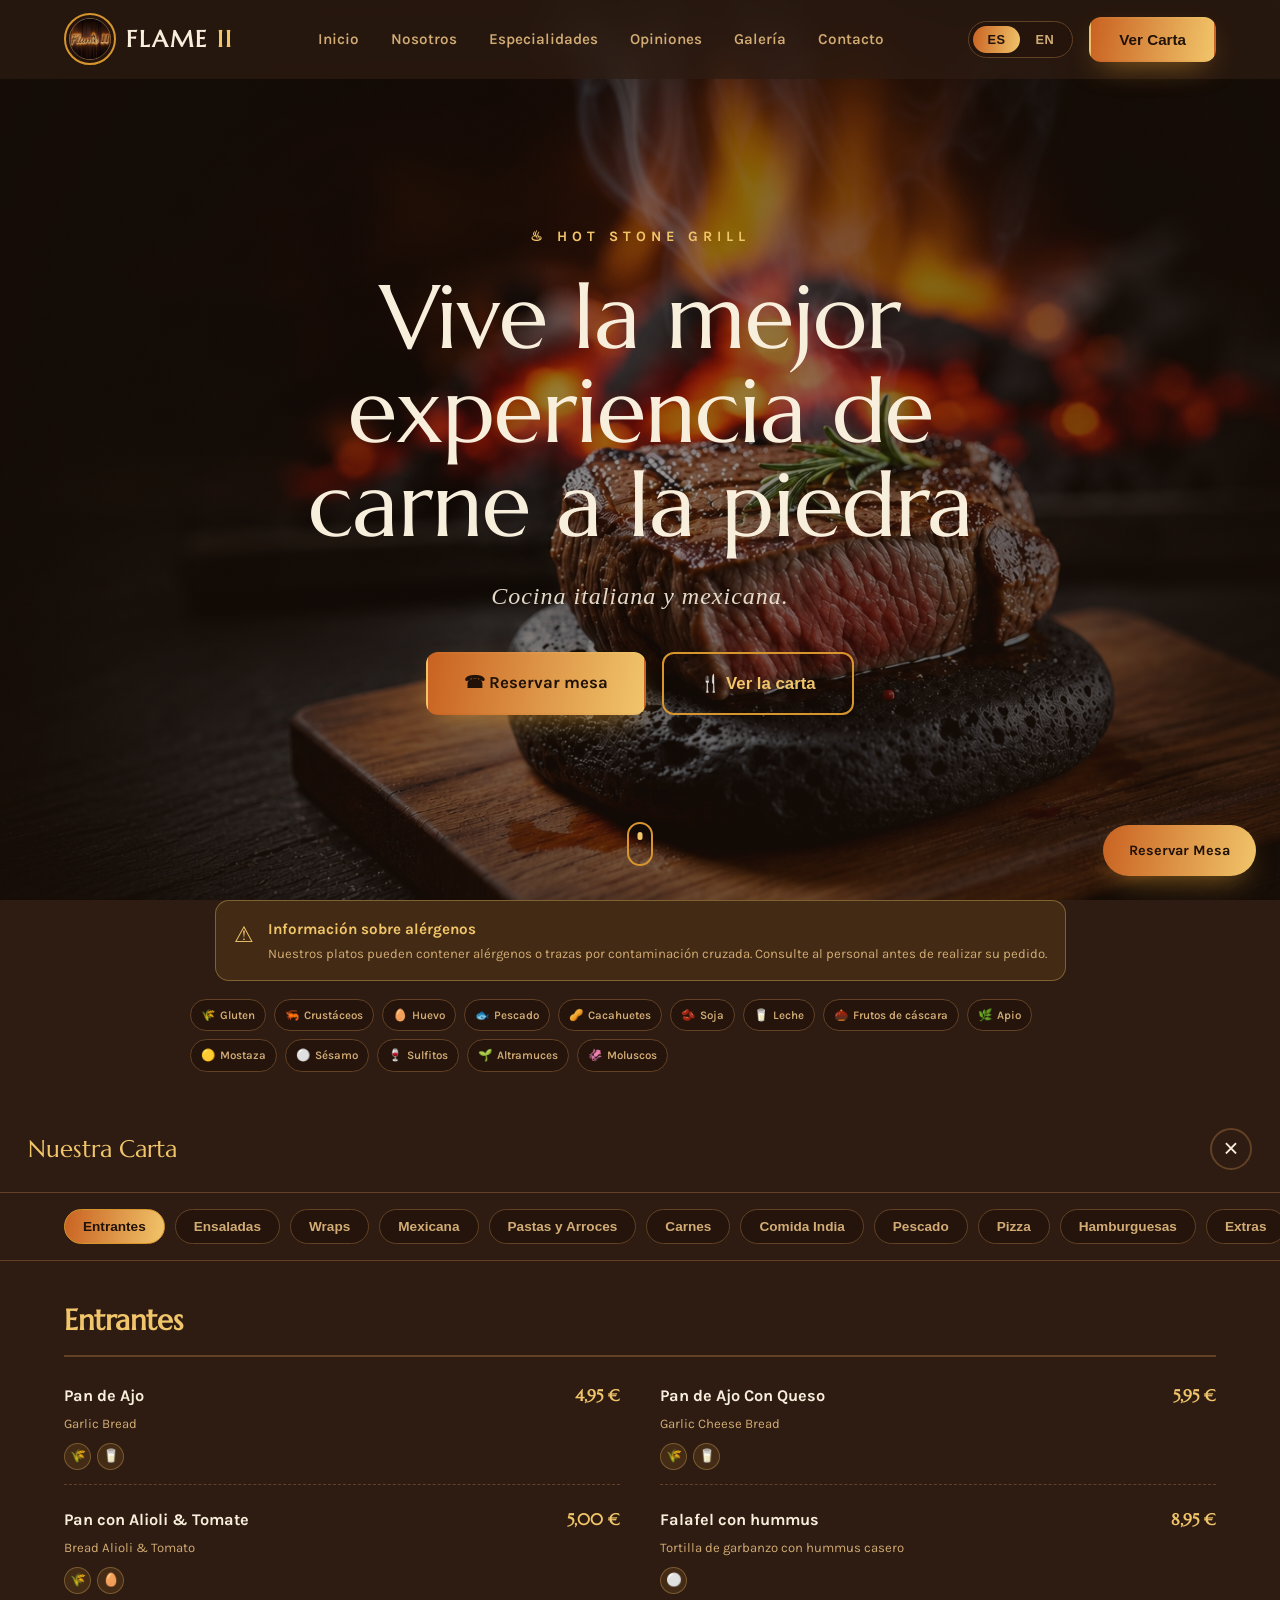
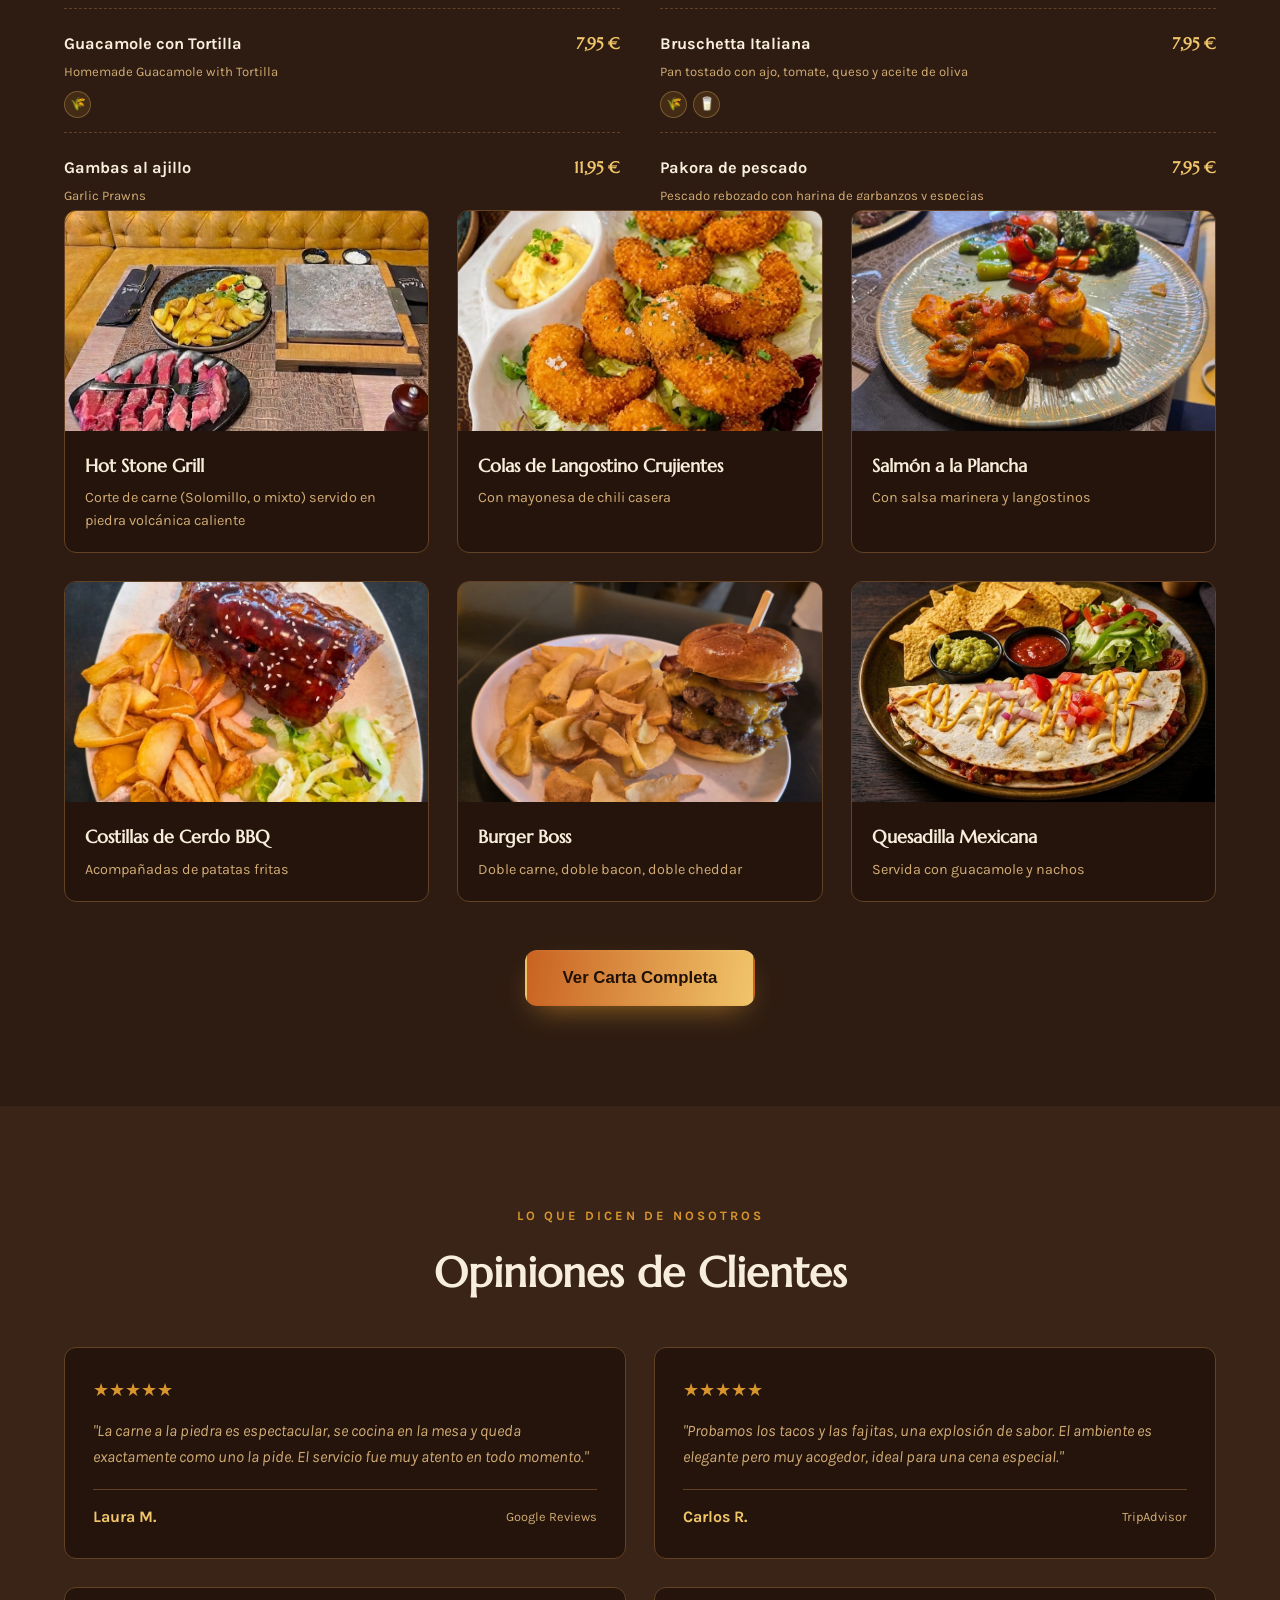
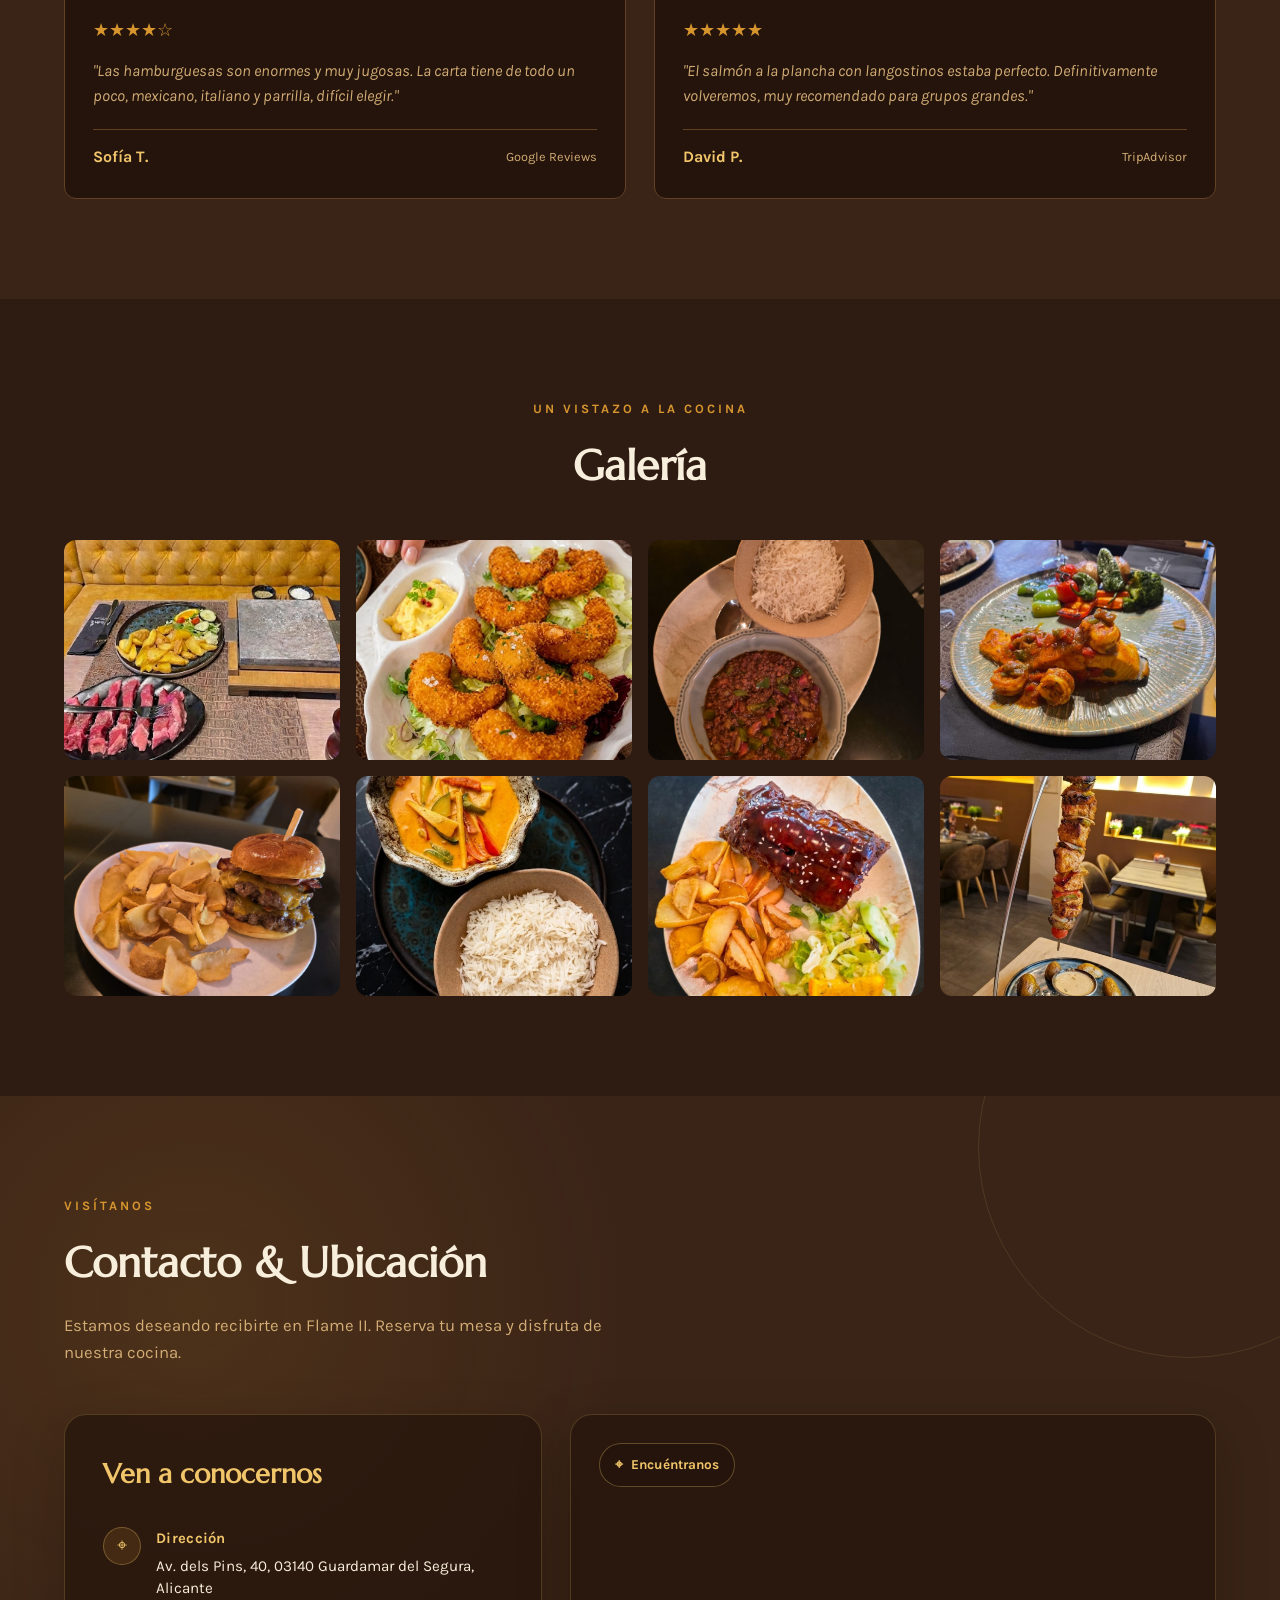
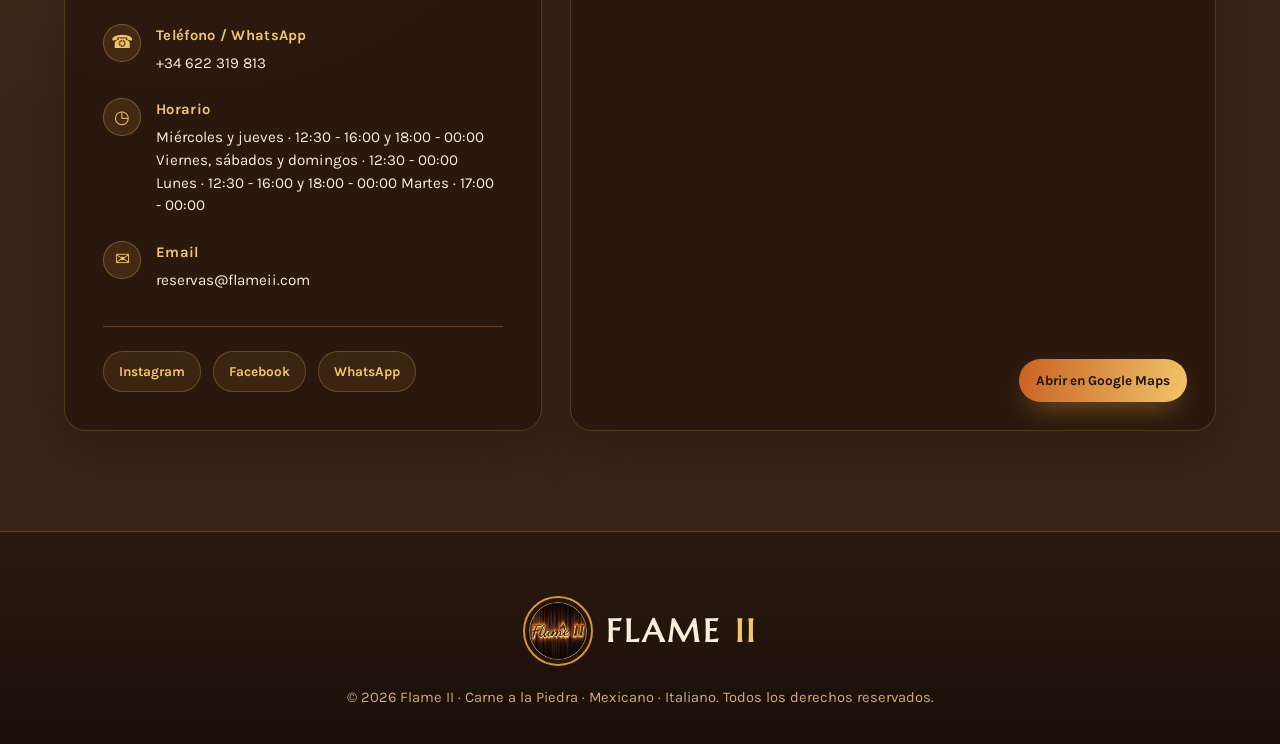
<file: index.html>
<!DOCTYPE html>
<html lang="es">
<head>
<meta charset="UTF-8">
<meta name="viewport" content="width=device-width, initial-scale=1.0">
<title>Flame II | Carne a la Piedra · Mexicano · Italiano</title>
<link rel="icon" href="img/favicon.ico" type="img/logo.jpg">
<link rel="preconnect" href="https://fonts.googleapis.com">
<link href="https://fonts.googleapis.com/css2?family=Karla:wght@400;500;600;700&family=Marcellus&display=swap" rel="stylesheet"><link rel="stylesheet" href="style.css">
</head>
<body>

<!-- ===== HEADER ===== -->
<header class="header" id="header">
  <div class="container header-inner">
   <a href="#inicio" class="logo">
    <img src="img/logo.jpg" alt="Flame II Logo" class="logo-img">
    <span class="logo-text">FLAME <b>II</b></span></a>
    <nav class="nav" id="nav">
      <a href="#inicio" class="nav-link" data-es="Inicio" data-en="Home">Inicio</a>
      <a href="#nosotros" class="nav-link" data-es="Nosotros" data-en="About">Nosotros</a>
      <a href="#especialidades" class="nav-link" data-es="Especialidades" data-en="Specialties">Especialidades</a>
      <a href="#opiniones" class="nav-link" data-es="Opiniones" data-en="Reviews">Opiniones</a>
      <a href="#galeria" class="nav-link" data-es="Galería" data-en="Gallery">Galería</a>
      <a href="#contacto" class="nav-link" data-es="Contacto" data-en="Contact">Contacto</a>
    </nav>
    <div class="header-actions">
      <div class="lang-switch" id="langSwitch">
        <button class="lang-btn active" data-lang="es">ES</button>
        <span class="lang-sep">|</span>
        <button class="lang-btn" data-lang="en">EN</button>
      </div>
      <button class="btn btn-primary" id="openMenuBtn" data-es="Ver Carta" data-en="View Menu">Ver Carta</button>
      <button class="hamburger" id="hamburger" aria-label="Menú">
        <span></span><span></span><span></span>
      </button>
    </div>
  </div>
</header>

<!-- ===== HERO ===== -->
<section class="hero" id="inicio">
  <div class="hero-overlay"></div>

  <div class="container hero-container">
    <div class="hero-content">
      <p
        class="hero-kicker"
        data-es="♨ HOT STONE GRILL"
        data-en="♨ HOT STONE GRILL"
      >
        ♨ HOT STONE GRILL
      </p>

      <h1
        class="hero-title"
        data-es="Vive la mejor experiencia de carne a la piedra"
        data-en="Enjoy the best stone-grilled meat experience"
      >
        Vive la mejor experiencia de carne a la piedra
      </h1>

      <p
        class="hero-subtitle"
        data-es="Cocina italiana y mexicana."
        data-en="Italian and Mexican cuisine."
      >
        Cocina italiana y mexicana.
      </p>

      <div class="hero-buttons">
        <a
          href="https://wa.me/34622319813"
          class="btn btn-primary btn-lg"
          data-es="☎ Reservar mesa"
          data-en="☎ Book a table"
        >
          ☎ Reservar mesa
        </a>

        <button
          class="btn btn-outline btn-lg"
          id="openMenuBtnHero"
          data-es="🍴 Ver la carta"
          data-en="🍴 View menu"
        >
          🍴 Ver la carta
        </button>
      </div>
    </div>
  </div>

  <a href="#nosotros" class="scroll-down" aria-label="Bajar">
    <span></span>
  </a>
</section>

<!-- ===== NOSOTROS ===== -->
<section class="about" id="nosotros">
  <div class="container about-grid">
    <div class="about-images">
      <img src="img/plato11.jpg" alt="Carne a la piedra Flame II" class="about-img about-img-main">
      <img src="img/plato2.jpg" alt="Plato Flame II" class="about-img about-img-small">
    </div>
    <div class="about-text">
      <p class="section-kicker" data-es="Nuestra esencia" data-en="Our essence">Nuestra esencia</p>
      <h2 class="section-title" data-es="Expertos en Carne a la Piedra" data-en="Experts in Stone-Grilled Meat">Especialistas en Carne a la Piedra</h2>
      <p
        class="about-desc"
        data-es="En Flame II somos especialistas en carne a la piedra. Disfruta cortes seleccionados de ternera, solomillo y chuletas servidos sobre piedra caliente, para que los cocines a tu gusto directamente en la mesa."
        data-en="At Flame II, we specialize in hot stone-grilled meat. Enjoy selected cuts of beef, fillet and chops served on a hot stone, so you can cook them to your liking right at the table."
      >
        En Flame II somos especialistas en carne a la piedra. Disfruta cortes
        seleccionados de ternera, solomillo y chuletas servidos sobre piedra caliente,
        para que los cocines a tu gusto directamente en la mesa.
      </p>

      <p
        class="about-desc"
        data-es="Nuestra carta reúne sabores mexicanos, italianos e Indhu, además de hamburguesas artesanales, pastas, pescados y entrantes para compartir. Todo en un ambiente cálido y elegante en Guardamar del Segura."
        data-en="Our menu brings together Mexican, Italian and Indhu flavors, along with artisan burgers, pasta, fish and starters to share. All in a warm and elegant atmosphere in Guardamar del Segura."
      >
        Nuestra carta reúne sabores mexicanos, italianos e Indhu, además de
        hamburguesas artesanales, pastas, pescados y entrantes para compartir. Todo
        en un ambiente cálido y elegante en Guardamar del Segura.
      </p>
      <div class="about-stats">
        <div class="stat">
          <span class="stat-number">100+</span>
          <span class="stat-label" data-es="Platos en la carta" data-en="Dishes on the menu">Platos en la carta</span>
        </div>
        <div class="stat">
          <span class="stat-number">4.7★</span>
          <span class="stat-label" data-es="Valoración de clientes" data-en="Customer rating">Valoración de clientes</span>
        </div>
        <div class="stat">
          <span class="stat-number">3</span>
          <span class="stat-label" data-es="Cocinas: Mex · IT · Grill" data-en="Cuisines: Mex · IT · Grill">Cocinas: Mex · IT · Grill</span>
        </div>
      </div>
    </div>
  </div>
</section>

<!-- ===== ESPECIALIDADES ===== -->
<section class="specialties" id="especialidades">
  <div class="container">
    <p class="section-kicker center" data-es="Lo más pedido" data-en="Most popular">Lo más pedido</p>
    <h2 class="section-title center" data-es="Nuestras Especialidades" data-en="Our Specialties">Nuestras Especialidades</h2>
    <div class="specialties-grid">
      <div class="specialty-card">
        <img src="img/plato9.jpg" alt="Carne a la piedra">
        <div class="specialty-info">
          <h3 data-es="Hot Stone Grill" data-en="Hot Stone Grill">Hot Stone Grill</h3>
          <p data-es="Corte de carne (Solomillo, o mixto) servido en piedra volcánica caliente" data-en="Cut of meat (sirloin or mixed) served on a hot volcanic stone">Corte de carne (Solomillo, o mixto) servido en piedra volcánica caliente</p>
        </div>
      </div>
      <div class="specialty-card">
        <img src="img/plato10.jpg" alt="Camarones crujientes">
        <div class="specialty-info">
          <h3 data-es="Colas de Langostino Crujientes" data-en="Crispy Prawn Tails">Colas de Langostino Crujientes</h3>
          <p data-es="Con mayonesa de chili casera" data-en="With homemade chilli mayonnaise">Con mayonesa de chili casera</p>
        </div>
      </div>
      <div class="specialty-card">
        <img src="img/plato4.jpg" alt="Salmón a la plancha">
        <div class="specialty-info">
          <h3 data-es="Salmón a la Plancha" data-en="Grilled Salmon">Salmón a la Plancha</h3>
          <p data-es="Con salsa marinera y langostinos" data-en="With marinara sauce and king prawns">Con salsa marinera y langostinos</p>
        </div>
      </div>
      <div class="specialty-card">
        <img src="img/plato7.jpg" alt="Costillas BBQ">
        <div class="specialty-info">
          <h3 data-es="Costillas de Cerdo BBQ" data-en="BBQ Pork Ribs">Costillas de Cerdo BBQ</h3>
          <p data-es="Acompañadas de patatas fritas" data-en="Served with fries">Acompañadas de patatas fritas</p>
        </div>
      </div>
      <div class="specialty-card">
        <img src="img/plato5.jpg" alt="Burger Boss">
        <div class="specialty-info">
          <h3 data-es="Burger Boss" data-en="Boss Burger">Burger Boss</h3>
          <p data-es="Doble carne, doble bacon, doble cheddar" data-en="Double beef, double bacon, double cheddar">Doble carne, doble bacon, doble cheddar</p>
        </div>
      </div>
      <div class="specialty-card">
        <img src="img/plato1.jpg" alt="Quesadilla mexicana">
        <div class="specialty-info">
          <h3 data-es="Quesadilla Mexicana" data-en="Mexican Quesadilla">Quesadilla Mexicana</h3>
          <p data-es="Servida con guacamole y nachos" data-en="Served with guacamole and nachos">Servida con guacamole y nachos </p>
        </div>
      </div>
    </div>
    <div class="specialties-cta">
      <button class="btn btn-primary btn-lg" id="openMenuBtnSpec" data-es="Ver Carta Completa" data-en="View Full Menu">Ver Carta Completa</button>
    </div>
  </div>
</section>

<!-- ===== OPINIONES ===== -->
<section class="reviews" id="opiniones">
  <div class="container">
    <p class="section-kicker center" data-es="Lo que dicen de nosotros" data-en="What people say about us">Lo que dicen de nosotros</p>
    <h2 class="section-title center" data-es="Opiniones de Clientes" data-en="Customer Reviews">Opiniones de Clientes</h2>
    <div class="reviews-grid">
      <div class="review-card">
        <div class="review-stars">★★★★★</div>
        <p class="review-text" data-es="&quot;La carne a la piedra es espectacular, se cocina en la mesa y queda exactamente como uno la pide. El servicio fue muy atento en todo momento.&quot;" data-en="&quot;The stone-grilled meat is spectacular, it's cooked right at the table and turns out exactly as you order it. The service was very attentive the whole time.&quot;">"La carne a la piedra es espectacular, se cocina en la mesa y queda exactamente como uno la pide. El servicio fue muy atento en todo momento."</p>
        <div class="review-author">
          <span class="review-name">Laura M.</span>
          <span class="review-source">Google Reviews</span>
        </div>
      </div>
      <div class="review-card">
        <div class="review-stars">★★★★★</div>
        <p class="review-text" data-es="&quot;Probamos los tacos y las fajitas, una explosión de sabor. El ambiente es elegante pero muy acogedor, ideal para una cena especial.&quot;" data-en="&quot;We tried the tacos and fajitas, an explosion of flavor. The atmosphere is elegant yet cozy, perfect for a special dinner.&quot;">"Probamos los tacos y las fajitas, una explosión de sabor. El ambiente es elegante pero muy acogedor, ideal para una cena especial."</p>
        <div class="review-author">
          <span class="review-name">Carlos R.</span>
          <span class="review-source">TripAdvisor</span>
        </div>
      </div>
      <div class="review-card">
        <div class="review-stars">★★★★☆</div>
        <p class="review-text" data-es="&quot;Las hamburguesas son enormes y muy jugosas. La carta tiene de todo un poco, mexicano, italiano y parrilla, difícil elegir.&quot;" data-en="&quot;The burgers are huge and very juicy. The menu has a bit of everything, Mexican, Italian and grill, hard to choose.&quot;">"Las hamburguesas son enormes y muy jugosas. La carta tiene de todo un poco, mexicano, italiano y parrilla, difícil elegir."</p>
        <div class="review-author">
          <span class="review-name">Sofía T.</span>
          <span class="review-source">Google Reviews</span>
        </div>
      </div>
      <div class="review-card">
        <div class="review-stars">★★★★★</div>
        <p class="review-text" data-es="&quot;El salmón a la plancha con langostinos estaba perfecto. Definitivamente volveremos, muy recomendado para grupos grandes.&quot;" data-en="&quot;The grilled salmon with king prawns was perfect. We'll definitely be back, highly recommended for large groups.&quot;">"El salmón a la plancha con langostinos estaba perfecto. Definitivamente volveremos, muy recomendado para grupos grandes."</p>
        <div class="review-author">
          <span class="review-name">David P.</span>
          <span class="review-source">TripAdvisor</span>
        </div>
      </div>
    </div>
  </div>
</section>

<!-- ===== GALERIA ===== -->
<section class="gallery" id="galeria">
  <div class="container">
    <p class="section-kicker center" data-es="Un vistazo a la cocina" data-en="A glimpse into our kitchen">Un vistazo a la cocina</p>
    <h2 class="section-title center" data-es="Galería" data-en="Gallery">Galería</h2>
    <div class="gallery-grid">
      <img src="img/plato9.jpg" alt="Plato Flame II" class="gallery-img">
      <img src="img/plato10.jpg" alt="Plato Flame II" class="gallery-img">
      <img src="img/plato3.jpg" alt="Plato Flame II" class="gallery-img">
      <img src="img/plato4.jpg" alt="Plato Flame II" class="gallery-img">
      <img src="img/plato5.jpg" alt="Plato Flame II" class="gallery-img">
      <img src="img/plato6.jpg" alt="Plato Flame II" class="gallery-img">
      <img src="img/plato7.jpg" alt="Plato Flame II" class="gallery-img">
      <img src="img/plato8.jpg" alt="Plato Flame II" class="gallery-img">
    </div>
  </div>
</section>

<!-- ===== CONTACTO ===== -->
<!-- ===== CONTACTO ===== -->
<section class="contact" id="contacto">
  <div class="container">
    <div class="contact-heading">
      <p
        class="section-kicker"
        data-es="Visítanos"
        data-en="Visit Us"
      >
        Visítanos
      </p>

      <h2
        class="section-title"
        data-es="Contacto & Ubicación"
        data-en="Contact & Location"
      >
        Contacto & Ubicación
      </h2>

      <p
        class="contact-intro"
        data-es="Estamos deseando recibirte en Flame II. Reserva tu mesa y disfruta de nuestra cocina."
        data-en="We look forward to welcoming you at Flame II. Book your table and enjoy our cuisine."
      >
        Estamos deseando recibirte en Flame II. Reserva tu mesa y disfruta de nuestra cocina.
      </p>
    </div>

    <div class="contact-grid">
      <div class="contact-card contact-info">
        <h3
          data-es="Ven a conocernos"
          data-en="Come and visit us"
        >
          Ven a conocernos
        </h3>

        <ul class="contact-list">
          <li>
            <span class="contact-icon">⌖</span>
            <div>
              <strong
                data-es="Dirección"
                data-en="Address"
              >
                Dirección
              </strong>

              <span
                data-es="Av. dels Pins, 40, 03140 Guardamar del Segura, Alicante"
                data-en="Av. dels Pins, 40, 03140 Guardamar del Segura, Alicante"
              >
                Av. dels Pins, 40,<br>
                03140 Guardamar del Segura,<br>
                Alicante
              </span>
            </div>
          </li>

          <li>
            <span class="contact-icon">☎</span>
            <div>
              <strong
                data-es="Teléfono / WhatsApp"
                data-en="Phone / WhatsApp"
              >
                Teléfono / WhatsApp
              </strong>

              <a
                href="https://wa.me/34622319813"
                target="_blank"
                rel="noopener"
              >
                +34 622 319 813
              </a>
            </div>
          </li>

          <li>
            <span class="contact-icon">◷</span>
            <div>
              <strong
                data-es="Horario"
                data-en="Opening hours"
              >
                Horario
              </strong>

              <span
                data-es="Miércoles y jueves · 12:30 - 16:00 y 18:00 - 00:00
                          Viernes, sábados y domingos · 12:30 - 00:00
                          Lunes · 12:30 - 16:00 y 18:00 - 00:00
                          Martes · 17:00 - 00:00"
                data-en="Wednesdays and Thursdays · 12:30 - 16:00 and 18:00 - 00:00
                          Fridays, Saturdays and Sundays · 12:30 - 00:00
                          Mondays · 12:30 - 16:00 and 18:00 - 00:00
                          Tuesdays · 17:00 - 00:00"
              >
                Miércoles y jueves · 12:30 - 16:00 y 18:00 - 00:00<br>
                Viernes, sábados y domingos · 12:30 - 00:00<br>
                Lunes · 12:30 - 16:00 y 18:00 - 00:00<br>
                Martes · 17:00 - 00:00
              </span>
            </div>
          </li>

          <li>
            <span class="contact-icon">✉</span>
            <div>
              <strong>Email</strong>

              <a href="mailto:reservas@flameii.com">
                reservas@flameii.com
              </a>
            </div>
          </li>
        </ul>

        <div class="social-links">
          <a
            href="https://www.instagram.com/flameiiguardamar?igsi=b3k5N3YyNXpnM2N2"
            target="_blank"
            rel="noopener"
            aria-label="Instagram Flame II Guardamar"
          >
            Instagram
          </a>

          <a
            href="https://www.facebook.com/share/1DKPMh4JNx/"
            target="_blank"
            rel="noopener"
            aria-label="Facebook Flame II Guardamar"
          >
            Facebook
          </a>

          <a
            href="https://wa.me/34622319813"
            target="_blank"
            rel="noopener"
            aria-label="WhatsApp Flame II Guardamar"
          >
            WhatsApp
          </a>
        </div>
      </div>

      <div class="contact-card contact-map-card">
        <div class="map-label">
          <span>⌖</span>
          <span
            data-es="Encuéntranos"
            data-en="Find us"
          >
            Encuéntranos
          </span>
        </div>

        <iframe
          title="Ubicación Flame II"
          loading="lazy"
          referrerpolicy="no-referrer-when-downgrade"
          src="https://www.google.com/maps?q=Av.+dels+Pins,+40,+03140+Guardamar+del+Segura,+Alicante&output=embed">
        </iframe>

        <a
          class="map-button"
          href="https://www.google.com/maps/search/?api=1&query=Av.+dels+Pins,+40,+03140+Guardamar+del+Segura,+Alicante"
          target="_blank"
          rel="noopener"
          data-es="Abrir en Google Maps"
          data-en="Open in Google Maps"
        >
          Abrir en Google Maps
        </a>
      </div>
    </div>
  </div>
</section>

<!-- ===== FOOTER ===== -->
<footer class="footer">
  <div class="container footer-inner">
    <div class="footer-logo">
      <img src="img/logo.jpg" alt="Flame II Logo" class="footer-logo-img">

      <span class="footer-logo-text">
        FLAME <b>II</b>
      </span>
    </div>

    <p
      data-es="© 2026 Flame II · Carne a la Piedra · Mexicano · Italiano. Todos los derechos reservados."
      data-en="© 2026 Flame II · Stone-Grilled Meat · Mexican · Italian. All rights reserved."
    >
      © 2026 Flame II · Carne a la Piedra · Mexicano · Italiano. Todos los derechos reservados.
    </p>
  </div>
</footer>

<!-- ===== MODAL MENU PANTALLA COMPLETA ===== -->
<div class="menu-modal" id="menuModal">
  <div class="allergen-notice">
  <span class="allergen-notice-icon">⚠</span>

  <div>
    <strong
      data-es="Información sobre alérgenos"
      data-en="Allergen information"
    >
      Información sobre alérgenos
    </strong>

    <p
      data-es="Nuestros platos pueden contener alérgenos o trazas por contaminación cruzada. Consulte al personal antes de realizar su pedido."
      data-en="Our dishes may contain allergens or traces due to cross-contamination. Please ask our staff before placing your order."
    >
      Nuestros platos pueden contener alérgenos o trazas por contaminación cruzada.
      
    </p>
  </div>
</div>
<div class="allergen-legend">
  <span class="allergen-tag">🌾 <span data-es="Gluten" data-en="Gluten">Gluten</span></span>
  <span class="allergen-tag">🦐 <span data-es="Crustáceos" data-en="Crustaceans">Crustáceos</span></span>
  <span class="allergen-tag">🥚 <span data-es="Huevo" data-en="Egg">Huevo</span></span>
  <span class="allergen-tag">🐟 <span data-es="Pescado" data-en="Fish">Pescado</span></span>
  <span class="allergen-tag">🥜 <span data-es="Cacahuetes" data-en="Peanuts">Cacahuetes</span></span>
  <span class="allergen-tag">🫘 <span data-es="Soja" data-en="Soy">Soja</span></span>
  <span class="allergen-tag">🥛 <span data-es="Leche" data-en="Milk">Leche</span></span>
  <span class="allergen-tag">🌰 <span data-es="Frutos de cáscara" data-en="Nuts">Frutos de cáscara</span></span>
  <span class="allergen-tag">🌿 <span data-es="Apio" data-en="Celery">Apio</span></span>
  <span class="allergen-tag">🟡 <span data-es="Mostaza" data-en="Mustard">Mostaza</span></span>
  <span class="allergen-tag">⚪ <span data-es="Sésamo" data-en="Sesame">Sésamo</span></span>
  <span class="allergen-tag">🍷 <span data-es="Sulfitos" data-en="Sulphites">Sulfitos</span></span>
  <span class="allergen-tag">🌱 <span data-es="Altramuces" data-en="Lupin">Altramuces</span></span>
  <span class="allergen-tag">🦑 <span data-es="Moluscos" data-en="Molluscs">Moluscos</span></span>
</div>
  <div class="menu-modal-header">
    <span class="menu-modal-title" data-es="Nuestra Carta" data-en="Our Menu">Nuestra Carta</span>
    <button class="menu-modal-close" id="closeMenuBtn" aria-label="Cerrar menú">&times;</button>
  </div>
  <div class="menu-filter-bar">
    <div class="container menu-filter-inner">
          <button class="menu-filter-btn active" data-category="entrantes" data-es="Entrantes" data-en="Starters">Entrantes</button>
          <button class="menu-filter-btn" data-category="ensaladas" data-es="Ensaladas" data-en="Salads">Ensaladas</button>
          <button class="menu-filter-btn" data-category="wraps" data-es="Wraps" data-en="Wraps">Wraps</button>
          <button class="menu-filter-btn" data-category="mexicana" data-es="Mexicana" data-en="Mexican">Mexicana</button>
          <button class="menu-filter-btn" data-category="pastas-y-arroces" data-es="Pastas y Arroces" data-en="Pasta & Rice">Pastas y Arroces</button>
          <button class="menu-filter-btn" data-category="carnes" data-es="Carnes" data-en="Meat">Carnes</button>
          <button class="menu-filter-btn" data-category="comida-india" data-es="Comida India" data-en="Indian Food">Comida India</button>
          <button class="menu-filter-btn" data-category="pescado" data-es="Pescado" data-en="Fish">Pescado</button>
          <button class="menu-filter-btn" data-category="pizza" data-es="Pizza" data-en="Pizza">Pizza</button>
          <button class="menu-filter-btn" data-category="hamburguesas" data-es="Hamburguesas" data-en="Burgers">Hamburguesas</button>
          <button class="menu-filter-btn" data-category="extras" data-es="Extras" data-en="Extras">Extras</button>
          <button class="menu-filter-btn" data-category="menu-infantil" data-es="Menú Infantil" data-en="Kids Menu">Menú Infantil</button>
    </div>
  </div>
  <div class="menu-modal-body container">

        <div class="menu-category" id="entrantes" data-category="entrantes">
          <h3 class="menu-category-title" data-es="Entrantes" data-en="Starters">Entrantes</h3>
          <div class="menu-items-grid">
              <div class="menu-item">
                <div class="menu-item-info">
                  <h4 data-es="Pan de Ajo" data-en="Garlic Bread">Pan de Ajo</h4>
                  <p class="menu-item-desc" data-es="Garlic Bread" data-en="" >Garlic Bread</p>
                  <div class="menu-allergens">
                    <span class="allergen-mini" title="Gluten">🌾</span>
                    <span class="allergen-mini" title="Leche">🥛</span>
                  </div>
                </div>
                <span class="menu-item-price">4,95 €</span>
              </div>
              <div class="menu-item">
                <div class="menu-item-info">
                  <h4 data-es="Pan de Ajo Con Queso" data-en="Garlic Cheese Bread">Pan de Ajo Con Queso</h4>
                  <p class="menu-item-desc" data-es="Garlic Cheese Bread" data-en="" >Garlic Cheese Bread</p>
                  <div class="menu-allergens">
                    <span class="allergen-mini" title="Gluten">🌾</span>
                    <span class="allergen-mini" title="Leche">🥛</span>
                  </div>
                </div>
                <span class="menu-item-price">5,95 €</span>
              </div>
              <div class="menu-item">
                <div class="menu-item-info">
                  <h4 data-es="Pan con Alioli & Tomate" data-en="Bread Alioli & Tomato">Pan con Alioli & Tomate</h4>
                  <p class="menu-item-desc" data-es="Bread Alioli & Tomato" data-en="" >Bread Alioli & Tomato</p>
                  <div class="menu-allergens">
                    <span class="allergen-mini" title="Gluten">🌾</span>
                    <span class="allergen-mini" title="Huevo">🥚</span>
                  </div>
                </div>
                <span class="menu-item-price">5,00 €</span>
              </div>
              <div class="menu-item">
                <div class="menu-item-info">
                  <h4 data-es="Falafel con hummus" data-en="Falafel with Hummus">Falafel con hummus</h4>
                  <p class="menu-item-desc" data-es="Tortilla de garbanzo con hummus casero" data-en="Chickpea patty with homemade hummus" >Tortilla de garbanzo con hummus casero</p>
                  <div class="menu-allergens">
                    <span class="allergen-mini" title="Sésamo">⚪</span>
                  </div>
                </div>
                <span class="menu-item-price">8,95 €</span>
              </div>
              <div class="menu-item">
                <div class="menu-item-info">
                  <h4 data-es="Guacamole con Tortilla" data-en="Guacamole with Tortilla">Guacamole con Tortilla</h4>
                  <p class="menu-item-desc" data-es="Homemade Guacamole with Tortilla" data-en="Homemade guacamole with tortilla chips" >Homemade Guacamole with Tortilla</p>
                  <div class="menu-allergens">
                    <span class="allergen-mini" title="Gluten">🌾</span>
                  </div>
                </div>
                <span class="menu-item-price">7,95 €</span>
              </div>
              <div class="menu-item">
                <div class="menu-item-info">
                  <h4 data-es="Bruschetta Italiana" data-en="Italian Bruschetta">Bruschetta Italiana</h4>
                  <p class="menu-item-desc" data-es="Pan tostado con ajo, tomate, queso y aceite de oliva" data-en="Toasted bread with garlic, tomato, cheese and olive oil" >Pan tostado con ajo, tomate, queso y aceite de oliva</p>
                  <div class="menu-allergens">
                    <span class="allergen-mini" title="Gluten">🌾</span>
                    <span class="allergen-mini" title="Leche">🥛</span>
                  </div>
                </div>
                <span class="menu-item-price">7,95 €</span>
              </div>
              <div class="menu-item">
                <div class="menu-item-info">
                  <h4 data-es="Gambas al ajillo" data-en="Garlic Prawns">Gambas al ajillo</h4>
                  <p class="menu-item-desc" data-es="Garlic Prawns" data-en="" >Garlic Prawns</p>
                  <div class="menu-allergens">
                    <span class="allergen-mini" title="Crustáceos">🦐</span>
                  </div>
                </div>
                <span class="menu-item-price">11,95 €</span>
              </div>
              <div class="menu-item">
                <div class="menu-item-info">
                  <h4 data-es="Pakora de pescado" data-en="Fish Pakora">Pakora de pescado</h4>
                  <p class="menu-item-desc" data-es="Pescado rebozado con harina de garbanzos y especias" data-en="Fish coated in chickpea flour and spices" >Pescado rebozado con harina de garbanzos y especias</p>
                  <div class="menu-allergens">
                    <span class="allergen-mini" title="Gluten">🌾</span>
                    <span class="allergen-mini" title="Pescado">🐟</span>
                    <span class="allergen-mini" title="Moluscos">🦑</span>
                  </div>
                </div>
                <span class="menu-item-price">7,95 €</span>
              </div>
              <div class="menu-item">
                <div class="menu-item-info">
                  <h4 data-es="Croquetas de jamón" data-en="Ham Croquettes">Croquetas de jamón</h4>
                  <p class="menu-item-desc" data-es="Ham Croquettes" data-en="" >Ham Croquettes</p>
                  <div class="menu-allergens">
                    <span class="allergen-mini" title="Leche">🥛</span>
                    <span class="allergen-mini" title="Gluten">🌾</span>
                    <span class="allergen-mini" title="Huevo">🥚</span>
                  </div>
                </div>
                <span class="menu-item-price">7,95 €</span>
              </div>
              <div class="menu-item">
                <div class="menu-item-info">
                  <h4 data-es="Croquetas de setas" data-en="Mushroom Croquettes">Croquetas de setas</h4>
                  <p class="menu-item-desc" data-es="Mushroom Croquettes" data-en="" >Mushroom Croquettes</p>
                  <div class="menu-allergens">
                    <span class="allergen-mini" title="Leche">🥛</span>
                    <span class="allergen-mini" title="Gluten">🌾</span>
                  </div>
                </div>
                <span class="menu-item-price">7,95 €</span>
              </div>
              <div class="menu-item">
                <div class="menu-item-info">
                  <h4 data-es="Camembert frito" data-en="Fried Camembert">Camembert frito</h4>
                  <p class="menu-item-desc" data-es="con salsa de arándanos" data-en="with cranberry sauce" >con salsa de arándanos</p>
                  <div class="menu-allergens">
                    <span class="allergen-mini" title="Leche">🥛</span>
                    <span class="allergen-mini" title="Gluten">🌾</span>
                    <span class="allergen-mini" title="Sulfitos">🍷</span>
                  </div>
                </div>
                <span class="menu-item-price">7,95 €</span>
              </div>
              <div class="menu-item">
                <div class="menu-item-info">
                  <h4 data-es="Cola de langostinos crujientes" data-en="Crispy Prawn Tails">Cola de langostinos crujientes</h4>
                  <p class="menu-item-desc" data-es="con mayonesa de chili" data-en="with chilli mayonnaise" >con mayonesa de chili</p>
                  <div class="menu-allergens">
                    <span class="allergen-mini" title="Crustáceos">🦐</span>
                    <span class="allergen-mini" title="Huevo">🥚</span>
                    <span class="allergen-mini" title="Gluten">🌾</span>
                  </div>
                </div>
                <span class="menu-item-price">11,95 €</span>
              </div>
              <div class="menu-item">
                <div class="menu-item-info">
                  <h4 data-es="Nachos con queso" data-en="Nachos with Cheese">Nachos con queso</h4>
                  <p class="menu-item-desc" data-es="Nachos with Cheese" data-en="" >Nachos with Cheese</p>
                  <div class="menu-allergens">
                    <span class="allergen-mini" title="Leche">🥛</span>
                    <span class="allergen-mini" title="Gluten">🌾</span>
                  </div>
                </div>
                <span class="menu-item-price">10,95 €</span>
              </div>
              <div class="menu-item">
                <div class="menu-item-info">
                  <h4 data-es="Nachos de carne" data-en="Beef Nachos">Nachos de carne</h4>
                  <p class="menu-item-desc" data-es="Beef Nachos" data-en="" >Beef Nachos</p>
                  <div class="menu-allergens">
                    <span class="allergen-mini" title="Leche">🥛</span>
                    <span class="allergen-mini" title="Gluten">🌾</span>
                  </div>
                </div>
                <span class="menu-item-price">12,95 €</span>
              </div>
              <div class="menu-item">
                <div class="menu-item-info">
                  <h4 data-es="Calamar Andaluz con Alioli" data-en="Andalusian Squid with Alioli">Calamar Andaluz con Alioli</h4>
                  <p class="menu-item-desc" data-es="Andalusian squid with alioli" data-en="" >Andalusian squid with alioli</p>
                  <div class="menu-allergens">
                    <span class="allergen-mini" title="Moluscos">🦑</span>
                    <span class="allergen-mini" title="Huevo">🥚</span>
                  </div>
                </div>
                <span class="menu-item-price">11,95 €</span>
              </div>
              <div class="menu-item">
                <div class="menu-item-info">
                  <h4 data-es="Onion Bhaji" data-en="Onion Bhaji">Onion Bhaji</h4>
                  <p class="menu-item-desc" data-es="Cebolla rebozada con harina de garbanzos y especias" data-en="Battered onion with chickpea flour and spices" >Cebolla rebozada con harina de garbanzos y especias</p>
                </div>
                <span class="menu-item-price">4,95 €</span>
              </div>
              <div class="menu-item">
                <div class="menu-item-info">
                  <h4 data-es="Samosa de verdura" data-en="Vegetable Samosa">Samosa de verdura</h4>
                  <p class="menu-item-desc" data-es="Vegetable Samosa" data-en="" >Vegetable Samosa</p>
                  <div class="menu-allergens">
                    <span class="allergen-mini" title="Gluten">🌾</span>
                  </div>
                </div>
                <span class="menu-item-price">5,95 €</span>
              </div>
              <div class="menu-item">
                <div class="menu-item-info">
                  <h4 data-es="Samosa de carne" data-en="Meat Samosa">Samosa de carne</h4>
                  <p class="menu-item-desc" data-es="Meat Samosa" data-en="" >Meat Samosa</p>
                  <div class="menu-allergens">
                    <span class="allergen-mini" title="Gluten">🌾</span>
                  </div>
                </div>
                <span class="menu-item-price">6,95 €</span>
              </div>
              <div class="menu-item">
                <div class="menu-item-info">
                  <h4 data-es="Patatas bravas" data-en="Spicy Potatoes">Patatas bravas</h4>
                  <p class="menu-item-desc" data-es="Spicy Potatoes" data-en="" >Spicy Potatoes</p>
                </div>
                <span class="menu-item-price">8,50 €</span>
              </div>
              <div class="menu-item">
                <div class="menu-item-info">
                  <h4 data-es="Pulpo al horno" data-en="Roasted Octopus">Pulpo al horno</h4>
                  <p class="menu-item-desc" data-es="Roasted Octopus" data-en="" >Roasted Octopus</p>
                  <div class="menu-allergens">
                    <span class="allergen-mini" title="Moluscos">🦑</span>
                  </div>
                </div>
                <span class="menu-item-price">14,95 €</span>
              </div>
              <div class="menu-item">
                <div class="menu-item-info">
                  <h4 data-es="Alitas de pollo" data-en="Chicken Wings">Alitas de pollo</h4>
                  <p class="menu-item-desc" data-es="Chicken Wings" data-en="" >Chicken Wings</p>
                </div>
                <span class="menu-item-price">7,95 €</span>
              </div>
              <div class="menu-item">
                <div class="menu-item-info">
                  <h4 data-es="Rollitos primavera" data-en="Spring Rolls">Rollitos primavera</h4>
                  <p class="menu-item-desc" data-es="Spring Rolls" data-en="" >Spring Rolls</p>
                  <div class="menu-allergens">
                    <span class="allergen-mini" title="Gluten">🌾</span>
                    <span class="allergen-mini" title="Soja">🫘</span>
                  </div>
                </div>
                <span class="menu-item-price">6,95 €</span>
              </div>
              <div class="menu-item">
                <div class="menu-item-info">
                  <h4 data-es="Jalapeños rellenos de queso" data-en="Cheese-Stuffed Jalapeños">Jalapeños rellenos de queso</h4>
                  <p class="menu-item-desc" data-es="Cheese-Stuffed Jalapeños" data-en="" >Cheese-Stuffed Jalapeños</p>
                  <div class="menu-allergens">
                    <span class="allergen-mini" title="Leche">🥛</span>
                    <span class="allergen-mini" title="Gluten">🌾</span>
                  </div>
                </div>
                <span class="menu-item-price">6,95 €</span>
              </div>
              <div class="menu-item">
                <div class="menu-item-info">
                  <h4 data-es="Pollo Pakora" data-en="Chicken Pakora">Pollo Pakora</h4>
                  <p class="menu-item-desc" data-es="Chicken Pakora" data-en="" >Chicken Pakora</p>
                  <div class="menu-allergens">
                    <span class="allergen-mini" title="Gluten">🌾</span>
                  </div>
                </div>
                <span class="menu-item-price">6,95 €</span>
              </div>
          </div>
        </div>

        <div class="menu-category" id="ensaladas" data-category="ensaladas">
          <h3 class="menu-category-title" data-es="Ensaladas" data-en="Salads">Ensaladas</h3>
          <div class="menu-items-grid">
              <div class="menu-item">
                <div class="menu-item-info">
                  <h4 data-es="Ensalada César" data-en="Caesar Salad">Ensalada César</h4>
                  <p class="menu-item-desc" data-es="Lechuga variada, tomate, pollo, picatostes, parmesano con salsa César" data-en="Mixed lettuce, tomato, chicken, croutons, parmesan with Caesar dressing" >Lechuga variada, tomate, pollo, picatostes, parmesano con salsa César</p>
                  <div class="menu-allergens">
                    <span class="allergen-mini" title="Leche">🥛</span>
                    <span class="allergen-mini" title="Gluten">🌾</span>
                    <span class="allergen-mini" title="Pescado">🐟</span>
                  </div>
                </div>
                <span class="menu-item-price">12,95 €</span>
              </div>
              <div class="menu-item">
                <div class="menu-item-info">
                  <h4 data-es="Ensalada Griega" data-en="Greek Salad">Ensalada Griega</h4>
                  <p class="menu-item-desc" data-es="Pimiento rojo y verde, cebolla, aceitunas negras, pepino, maíz y queso feta" data-en="Red and green pepper, onion, black olives, cucumber, sweetcorn, feta cheese" >Pimiento rojo y verde, cebolla, aceitunas negras, pepino, maíz y queso feta</p>
                  <div class="menu-allergens">
                    <span class="allergen-mini" title="Leche">🥛</span>
                  </div>
                </div>
                <span class="menu-item-price">11,95 €</span>
              </div>
              <div class="menu-item">
                <div class="menu-item-info">
                  <h4 data-es="Ensalada de Burrata" data-en="Burrata Salad">Ensalada de Burrata</h4>
                  <p class="menu-item-desc" data-es="Tomates cherry con burrata fresca y pesto" data-en="Cherry tomatoes with fresh burrata and pesto" >Tomates cherry con burrata fresca y pesto</p>
                  <div class="menu-allergens">
                    <span class="allergen-mini" title="Leche">🥛</span>
                  </div>
                </div>
                <span class="menu-item-price">11,95 €</span>
              </div>
          </div>
        </div>

        <div class="menu-category" id="wraps" data-category="wraps">
          <h3 class="menu-category-title" data-es="Wraps" data-en="Wraps">Wraps</h3>
          <div class="menu-items-grid">
              <div class="menu-item">
                <div class="menu-item-info">
                  <h4 data-es="Flame Wrap" data-en="Flame Wrap">Flame Wrap</h4>
                  <p class="menu-item-desc" data-es="Tiras de pollo, lechuga, tomate y salsa de la casa" data-en="Chicken goujons, lettuce, tomato & house sauce" >Tiras de pollo, lechuga, tomate y salsa de la casa</p>
                  <div class="menu-allergens">
                    <span class="allergen-mini" title="Gluten">🌾</span>
                    <span class="allergen-mini" title="Huevo">🥚</span>
                  </div>
                </div>
                <span class="menu-item-price">13,95 €</span>
              </div>
              <div class="menu-item">
                <div class="menu-item-info">
                  <h4 data-es="The Spicy Wrap" data-en="The Spicy Wrap">The Spicy Wrap</h4>
                  <p class="menu-item-desc" data-es="Tiras de pollo, jalapeños, lechuga y salsa picante" data-en="Chicken goujons, jalapeños, lettuce & spicy sauce" >Tiras de pollo, jalapeños, lechuga y salsa picante</p>
                  <div class="menu-allergens">
                    <span class="allergen-mini" title="Gluten">🌾</span>
                    <span class="allergen-mini" title="Huevo">🥚</span>
                  </div>
                </div>
                <span class="menu-item-price">13,95 €</span>
              </div>
              <div class="menu-item">
                <div class="menu-item-info">
                  <h4 data-es="The Falafel Wrap" data-en="The Falafel Wrap">The Falafel Wrap</h4>
                  <p class="menu-item-desc" data-es="Falafel, lechuga, hummus, cebolla roja y salsa de la casa, servido con patatas fritas y ensalada" data-en="Falafel, lettuce, hummus, red onion & house sauce, served with fries & salad" >Falafel, lechuga, hummus, cebolla roja y salsa de la casa, servido con patatas fritas y ensalada</p>
                  <div class="menu-allergens">
                    <span class="allergen-mini" title="Gluten">🌾</span>
                    <span class="allergen-mini" title="Sésamo">⚪</span>
                  </div>
                </div>
                <span class="menu-item-price">13,95 €</span>
              </div>
          </div>
        </div>

        <div class="menu-category" id="mexicana" data-category="mexicana">
          <h3 class="menu-category-title" data-es="Mexicana" data-en="Mexican">Mexicana</h3>
          <div class="menu-items-grid">
              <div class="menu-item">
                <div class="menu-item-info">
                  <h4 data-es="Fajitas de Pollo" data-en="Chicken Fajitas">Fajitas de Pollo</h4>
                  <p class="menu-item-desc" data-es="Chicken Fajitas" data-en="" >Chicken Fajitas</p>
                  <div class="menu-allergens">
                    <span class="allergen-mini" title="Gluten">🌾</span>
                  </div>
                </div>
                <span class="menu-item-price">14,95 €</span>
              </div>
              <div class="menu-item">
                <div class="menu-item-info">
                  <h4 data-es="Fajitas de Ternera" data-en="Beef Fajitas">Fajitas de Ternera</h4>
                  <p class="menu-item-desc" data-es="Beef Fajitas" data-en="" >Beef Fajitas</p>
                  <div class="menu-allergens">
                    <span class="allergen-mini" title="Gluten">🌾</span>
                  </div>
                </div>
                <span class="menu-item-price">15,95 €</span>
              </div>
              <div class="menu-item">
                <div class="menu-item-info">
                  <h4 data-es="Fajitas de Verduras" data-en="Vegetable Fajitas">Fajitas de Verduras</h4>
                  <p class="menu-item-desc" data-es="Vegetable Fajitas" data-en="" >Vegetable Fajitas</p>
                  <div class="menu-allergens">
                    <span class="allergen-mini" title="Gluten">🌾</span>
                  </div>
                </div>
                <span class="menu-item-price">13,95 €</span>
              </div>
              <div class="menu-item">
                <div class="menu-item-info">
                  <h4 data-es="Fajitas de Gamba" data-en="Prawn Fajitas">Fajitas de Gamba</h4>
                  <p class="menu-item-desc" data-es="Prawn Fajitas" data-en="" >Prawn Fajitas</p>
                  <div class="menu-allergens">
                    <span class="allergen-mini" title="Gluten">🌾</span>
                    <span class="allergen-mini" title="Crustáceos">🦐</span>
                  </div>
                </div>
                <span class="menu-item-price">16,95 €</span>
              </div>
              <div class="menu-item">
                <div class="menu-item-info">
                  <h4 data-es="Quesadilla de Pollo" data-en="Chicken Quesadilla">Quesadilla de Pollo</h4>
                  <p class="menu-item-desc" data-es="Chicken Quesadilla" data-en="" >Chicken Quesadilla</p>
                  <div class="menu-allergens">
                    <span class="allergen-mini" title="Gluten">🌾</span>
                    <span class="allergen-mini" title="Leche">🥛</span>
                  </div>
                </div>
                <span class="menu-item-price">14,95 €</span>
              </div>
              <div class="menu-item">
                <div class="menu-item-info">
                  <h4 data-es="Quesadilla de Ternera" data-en="Beef Quesadilla">Quesadilla de Ternera</h4>
                  <p class="menu-item-desc" data-es="Beef Quesadilla" data-en="" >Beef Quesadilla</p>
                  <div class="menu-allergens">
                    <span class="allergen-mini" title="Gluten">🌾</span>
                    <span class="allergen-mini" title="Leche">🥛</span>
                  </div>
                </div>
                <span class="menu-item-price">13,95 €</span>
              </div>
              <div class="menu-item">
                <div class="menu-item-info">
                  <h4 data-es="Burrito de Pollo" data-en="Chicken Burrito">Burrito de Pollo</h4>
                  <p class="menu-item-desc" data-es="servido con patatas fritas" data-en="served with fries" >servido con patatas fritas</p>
                  <div class="menu-allergens">
                    <span class="allergen-mini" title="Gluten">🌾</span>
                  </div>
                </div>
                <span class="menu-item-price">14,95 €</span>
              </div>
              <div class="menu-item">
                <div class="menu-item-info">
                  <h4 data-es="Burrito de Ternera" data-en="Beef Burrito">Burrito de Ternera</h4>
                  <p class="menu-item-desc" data-es="servido con patatas fritas" data-en="served with fries" >servido con patatas fritas</p>
                  <div class="menu-allergens">
                    <span class="allergen-mini" title="Gluten">🌾</span>
                  </div>
                </div>
                <span class="menu-item-price">15,95 €</span>
              </div>
              <div class="menu-item">
                <div class="menu-item-info">
                  <h4 data-es="Chilli Con Carne" data-en="Chilli Con Carne">Chilli Con Carne</h4>
                  <p class="menu-item-desc" data-es="Se sirve con arroz" data-en="Served with rice" >Se sirve con arroz</p>
                </div>
                <span class="menu-item-price">14,95 €</span>
              </div>
              <div class="menu-item">
                <div class="menu-item-info">
                  <h4 data-es="Tacos de Pollo" data-en="Chicken Tacos">Tacos de Pollo</h4>
                  <p class="menu-item-desc" data-es="servido con patatas fritas" data-en="served with fries" >servido con patatas fritas</p>
                  <div class="menu-allergens">
                    <span class="allergen-mini" title="Gluten">🌾</span>
                  </div>
                </div>
                <span class="menu-item-price">13,95 €</span>
              </div>
              <div class="menu-item">
                <div class="menu-item-info">
                  <h4 data-es="Tacos de Ternera" data-en="Beef Tacos">Tacos de Ternera</h4>
                  <p class="menu-item-desc" data-es="servido con patatas fritas" data-en="served with fries" >servido con patatas fritas</p>
                  <div class="menu-allergens">
                    <span class="allergen-mini" title="Gluten">🌾</span>
                  </div>
                </div>
                <span class="menu-item-price">14,95 €</span>
              </div>
              <div class="menu-item">
                <div class="menu-item-info">
                  <h4 data-es="Enchiladas de Pollo" data-en="Chicken Enchiladas">Enchiladas de Pollo</h4>
                  <p class="menu-item-desc" data-es="sirve con arroz mexicano" data-en="served with Mexican rice" >sirve con arroz mexicano</p>
                  <div class="menu-allergens">
                    <span class="allergen-mini" title="Gluten">🌾</span>
                    <span class="allergen-mini" title="Leche">🥛</span>
                  </div>
                </div>
                <span class="menu-item-price">14,95 €</span>
              </div>
              <div class="menu-item">
                <div class="menu-item-info">
                  <h4 data-es="Enchiladas de Ternera" data-en="Beef Enchiladas">Enchiladas de Ternera</h4>
                  <p class="menu-item-desc" data-es="sirve con arroz mexicano" data-en="served with Mexican rice" >sirve con arroz mexicano</p>
                  <div class="menu-allergens">
                    <span class="allergen-mini" title="Gluten">🌾</span>
                    <span class="allergen-mini" title="Leche">🥛</span>
                  </div>
                </div>
                <span class="menu-item-price">15,95 €</span>
              </div>
          </div>
        </div>

        <div class="menu-category" id="pastas-y-arroces" data-category="pastas-y-arroces">
          <h3 class="menu-category-title" data-es="Pastas y Arroces" data-en="Pasta & Rice">Pastas y Arroces</h3>
          <div class="menu-items-grid">
              <div class="menu-item">
                <div class="menu-item-info">
                  <h4 data-es="Rissoto Fungi Porcini" data-en="Risotto Fungi Porcini">Rissoto Fungi Porcini</h4>
                  <p class="menu-item-desc" data-es="Arroz con salsa de trufa, setas y bacon" data-en="Rice with mushrooms, bacon in a truffle sauce" >Arroz con salsa de trufa, setas y bacon</p>
                  <div class="menu-allergens">
                    <span class="allergen-mini" title="Gluten">🌾</span>
                  </div>
                </div>
                <span class="menu-item-price">14,95 €</span>
              </div>
              <div class="menu-item">
                <div class="menu-item-info">
                  <h4 data-es="Rissoto Pollo al Curry" data-en="Risotto Chicken Curry">Rissoto Pollo al Curry</h4>
                  <p class="menu-item-desc" data-es="Arroz con verduras, pollo y salsa curry" data-en="Rice with vegetables, chicken in a curry sauce" >Arroz con verduras, pollo y salsa curry</p>
                  <div class="menu-allergens">
                    <span class="allergen-mini" title="Gluten">🌾</span>
                  </div>
                </div>
                <span class="menu-item-price">13,95 €</span>
              </div>
              <div class="menu-item">
                <div class="menu-item-info">
                  <h4 data-es="Rissoto Fruti de Mare" data-en="Risotto Fruti di Mare">Rissoto Fruti de Mare</h4>
                  <p class="menu-item-desc" data-es="Arroz con mariscos y salsa Fruti de Mare" data-en="Rice with seafood & Fruti di Mare sauce" >Arroz con mariscos y salsa Fruti de Mare</p>
                  <div class="menu-allergens">
                    <span class="allergen-mini" title="Gluten">🌾</span>
                    <span class="allergen-mini" title="Moluscos">🦑</span>
                  </div>
                </div>
                <span class="menu-item-price">14,95 €</span>
              </div>
              <div class="menu-item">
                <div class="menu-item-info">
                  <h4 data-es="Spaghetti Bolognese" data-en="Spaghetti Bolognese">Spaghetti Bolognese</h4>
                  <p class="menu-item-desc" data-es="Espaguetis en salsa de carne y tomate" data-en="Spaghetti in a beef and tomato sauce" >Espaguetis en salsa de carne y tomate</p>
                  <div class="menu-allergens">
                    <span class="allergen-mini" title="Gluten">🌾</span>
                    <span class="allergen-mini" title="Leche">🥛</span>
                  </div>
                </div>
                <span class="menu-item-price">12,95 €</span>
              </div>
              <div class="menu-item">
                <div class="menu-item-info">
                  <h4 data-es="Spaghetti Carbonara" data-en="Spaghetti Carbonara">Spaghetti Carbonara</h4>
                  <p class="menu-item-desc" data-es="Espaguetis con bacon, cebolla y salsa carbonara" data-en="Spaghetti with bacon, onion and carbonara sauce" >Espaguetis con bacon, cebolla y salsa carbonara</p>
                  <div class="menu-allergens">
                    <span class="allergen-mini" title="Gluten">🌾</span>
                    <span class="allergen-mini" title="Leche">🥛</span>
                    <span class="allergen-mini" title="Huevo">🥚</span>
                  </div>
                </div>
                <span class="menu-item-price">12,95 €</span>
              </div>
              <div class="menu-item">
                <div class="menu-item-info">
                  <h4 data-es="Spaghetti Fruti di Mare" data-en="Spaghetti Fruti di Mare">Spaghetti Fruti di Mare</h4>
                  <p class="menu-item-desc" data-es="Espaguetis con marisco y salsa Fruti de Mare" data-en="Spaghetti with seafood & Fruti di Mare sauce" >Espaguetis con marisco y salsa Fruti de Mare</p>
                  <div class="menu-allergens">
                    <span class="allergen-mini" title="Gluten">🌾</span>
                    <span class="allergen-mini" title="Pescado">🐟</span>
                    <span class="allergen-mini" title="Moluscos">🦑</span>
                  </div>
                </div>
                <span class="menu-item-price">14,95 €</span>
              </div>
              <div class="menu-item">
                <div class="menu-item-info">
                  <h4 data-es="Spaghetti Aglio e Olio" data-en="Spaghetti Aglio e Olio">Spaghetti Aglio e Olio</h4>
                  <p class="menu-item-desc" data-es="Espaguetis con ajo y gambas" data-en="With prawns and garlic" >Espaguetis con ajo y gambas</p>
                  <div class="menu-allergens">
                    <span class="allergen-mini" title="Crustáceos">🦐</span>
                    <span class="allergen-mini" title="Gluten">🌾</span>
                  </div>
                </div>
                <span class="menu-item-price">14,95 €</span>
              </div>
              <div class="menu-item">
                <div class="menu-item-info">
                  <h4 data-es="Rigatoni Fungi Porcini" data-en="Rigatoni Fungi Porcini">Rigatoni Fungi Porcini</h4>
                  <p class="menu-item-desc" data-es="Rigatoni con salsa de trufa, setas y bacon" data-en="Rigatoni with mushrooms, bacon in a truffle sauce" >Rigatoni con salsa de trufa, setas y bacon</p>
                  <div class="menu-allergens">
                    <span class="allergen-mini" title="Leche">🥛</span>
                    <span class="allergen-mini" title="Gluten">🌾</span>
                  </div>
                </div>
                <span class="menu-item-price">14,95 €</span>
              </div>
              <div class="menu-item">
                <div class="menu-item-info">
                  <h4 data-es="Rigatoni Pollo Curry" data-en="Rigatoni Chicken Curry">Rigatoni Pollo Curry</h4>
                  <p class="menu-item-desc" data-es="Rigatoni con verduras, pollo y salsa curry" data-en="Rigatoni with vegetables, chicken in a curry sauce" >Rigatoni con verduras, pollo y salsa curry</p>
                  <div class="menu-allergens">
                    <span class="allergen-mini" title="Leche">🥛</span>
                    <span class="allergen-mini" title="Gluten">🌾</span>
                  </div>
                </div>
                <span class="menu-item-price">12,95 €</span>
              </div>
              <div class="menu-item">
                <div class="menu-item-info">
                  <h4 data-es="Rigatoni Salsa Pesto" data-en="Rigatoni with Pesto Sauce">Rigatoni Salsa Pesto</h4>
                  <p class="menu-item-desc" data-es="Rigatoni with Pesto Sauce" data-en="" >Rigatoni with Pesto Sauce</p>
                  <div class="menu-allergens">
                    <span class="allergen-mini" title="Leche">🥛</span>
                    <span class="allergen-mini" title="Gluten">🌾</span>
                    <span class="allergen-mini" title="Frutos de cáscara">🌰</span>
                  </div>
                </div>
                <span class="menu-item-price">10,95 €</span>
              </div>
              <div class="menu-item">
                <div class="menu-item-info">
                  <h4 data-es="Rigatoni con Salmón" data-en="Rigatoni with Salmon">Rigatoni con Salmón</h4>
                  <p class="menu-item-desc" data-es="Rigatoni with Salmon" data-en="" >Rigatoni with Salmon</p>
                  <div class="menu-allergens">
                    <span class="allergen-mini" title="Pescado">🐟</span>
                    <span class="allergen-mini" title="Gluten">🌾</span>
                  </div>
                </div>
                <span class="menu-item-price">15,95 €</span>
              </div>
              <div class="menu-item">
                <div class="menu-item-info">
                  <h4 data-es="Funghi Porcini con pollo al horno" data-en="Funghi Porcini Baked Chicken">Funghi Porcini con pollo al horno</h4>
                  <p class="menu-item-desc" data-es="Pollo al horno en salsa de trufa con setas" data-en="Baked chicken in truffle sauce with mushrooms" >Pollo al horno en salsa de trufa con setas</p>
                  <div class="menu-allergens">
                    <span class="allergen-mini" title="Leche">🥛</span>
                    <span class="allergen-mini" title="Gluten">🌾</span>
                  </div>
                </div>
                <span class="menu-item-price">14,95 €</span>
              </div>
              <div class="menu-item">
                <div class="menu-item-info">
                  <h4 data-es="Lasagna Bolognese" data-en="Lasagna Bolognese">Lasagna Bolognese</h4>
                  <p class="menu-item-desc" data-es="Láminas de pasta horneada con bolognesa, bechamel y queso" data-en="Pasta sheets baked with bolognese, bechamel and cheese" >Láminas de pasta horneada con bolognesa, bechamel y queso</p>
                  <div class="menu-allergens">
                    <span class="allergen-mini" title="Gluten">🌾</span>
                    <span class="allergen-mini" title="Leche">🥛</span>
                  </div>
                </div>
                <span class="menu-item-price">13,95 €</span>
              </div>
          </div>
        </div>

        <div class="menu-category" id="carnes" data-category="carnes">
          <h3 class="menu-category-title" data-es="Carnes" data-en="Meat">Carnes</h3>
          <div class="menu-items-grid">
              <div class="menu-item">
                <div class="menu-item-info">
                  <h4 data-es="Entrecot" data-en="Ribeye Steak">Entrecot</h4>
                  <p class="menu-item-desc" data-es="Acompañado de verduras a la plancha y patata asada" data-en="Accompanied with grilled vegetables & roast potatoes" >Acompañado de verduras a la plancha y patata asada</p>
                </div>
                <span class="menu-item-price">22,95 €</span>
              </div>
              <div class="menu-item">
                <div class="menu-item-info">
                  <h4 data-es="Solomillo de ternera" data-en="Fillet Steak">Solomillo de ternera</h4>
                  <p class="menu-item-desc" data-es="Fillet Steak" data-en="" >Fillet Steak</p>
                </div>
                <span class="menu-item-price">25,95 €</span>
              </div>
              <div class="menu-item">
                <div class="menu-item-info">
                  <h4 data-es="Parrilla Mixta" data-en="Mixed Grill">Parrilla Mixta</h4>
                  <p class="menu-item-desc" data-es="Chuleta de cordero, pechuga de pollo, entrecot y lomo de cerdo, con patatas fritas" data-en="Lamb chop, chicken breast, ribeye steak & pork loin, served with fries" >Chuleta de cordero, pechuga de pollo, entrecot y lomo de cerdo, con patatas fritas</p>
                </div>
                <span class="menu-item-price">23,95 €</span>
              </div>
              <div class="menu-item">
                <div class="menu-item-info">
                  <h4 data-es="Codillo de Cordero" data-en="Lamb Shank">Codillo de Cordero</h4>
                  <p class="menu-item-desc" data-es="Lamb Shank" data-en="Accompanied with grilled vegetables & roast potatoes" >Lamb Shank</p>
                </div>
                <span class="menu-item-price">18,95 €</span>
              </div>
              <div class="menu-item">
                <div class="menu-item-info">
                  <h4 data-es="Chuletas de cordero" data-en="Lamb Chops">Chuletas de cordero</h4>
                  <p class="menu-item-desc" data-es="Lamb Chops" data-en="Accompanied with grilled vegetables & roast potatoes" >Lamb Chops</p>
                </div>
                <span class="menu-item-price">19,95 €</span>
              </div>
              <div class="menu-item">
                <div class="menu-item-info">
                  <h4 data-es="Schnitzel de Cerdo" data-en="Pork Schnitzel">Schnitzel de Cerdo</h4>
                  <p class="menu-item-desc" data-es="con salsa al gusto de pimienta o champiñones, patatas fritas" data-en="with sauce of choice: pepper or mushroom, served with fries" >con salsa al gusto de pimienta o champiñones, patatas fritas</p>
                  <div class="menu-allergens">
                    <span class="allergen-mini" title="Gluten">🌾</span>
                    <span class="allergen-mini" title="Frutos de cáscara">🌰</span>
                    <span class="allergen-mini" title="Leche">🥛</span>
                  </div>
                </div>
                <span class="menu-item-price">15,95 €</span>
              </div>
              <div class="menu-item">
                <div class="menu-item-info">
                  <h4 data-es="Schnitzel de Pollo" data-en="Chicken Schnitzel">Schnitzel de Pollo</h4>
                  <p class="menu-item-desc" data-es="con salsa al gusto de pimienta o champiñones, patatas fritas" data-en="with sauce of choice: pepper or mushroom, served with fries" >con salsa al gusto de pimienta o champiñones, patatas fritas</p>
                  <div class="menu-allergens">
                    <span class="allergen-mini" title="Gluten">🌾</span>
                    <span class="allergen-mini" title="Frutos de cáscara">🌰</span>
                    <span class="allergen-mini" title="Leche">🥛</span>
                  </div>
                </div>
                <span class="menu-item-price">15,95 €</span>
              </div>
              <div class="menu-item">
                <div class="menu-item-info">
                  <h4 data-es="Pollo a la Toscana" data-en="Tuscan Chicken">Pollo a la Toscana</h4>
                  <p class="menu-item-desc" data-es="Salsa de crema, tomate seco y parmesano, con patatas fritas" data-en="Cream sauce with sundried tomatoes and parmesan, served with fries" >Salsa de crema, tomate seco y parmesano, con patatas fritas</p>
                  <div class="menu-allergens">
                    <span class="allergen-mini" title="Leche">🥛</span>
                  </div>
                </div>
                <span class="menu-item-price">16,95 €</span>
              </div>
              <div class="menu-item">
                <div class="menu-item-info">
                  <h4 data-es="Pollo a la plancha" data-en="Grilled Chicken">Pollo a la plancha</h4>
                  <p class="menu-item-desc" data-es="con salsa a elegir: pimienta, champiñones o roquefort" data-en="with sauce of choice: pepper, mushroom or roquefort" >con salsa a elegir: pimienta, champiñones o roquefort</p>
                  <div class="menu-allergens">
                    <span class="allergen-mini" title="Leche">🥛</span>
                  </div>
                </div>
                <span class="menu-item-price">15,95 €</span>
              </div>
              <div class="menu-item">
                <div class="menu-item-info">
                  <h4 data-es="Solomillo de cerdo" data-en="Pork Fillet">Solomillo de cerdo</h4>
                  <p class="menu-item-desc" data-es="con salsa a elegir: pimienta, champiñones o roquefort" data-en="with sauce of choice: pepper, mushroom or roquefort" >con salsa a elegir: pimienta, champiñones o roquefort</p>
                  <div class="menu-allergens">
                    <span class="allergen-mini" title="Leche">🥛</span>
                    <span class="allergen-mini" title="Frutos de cáscara">🌰</span>
                  </div>
                </div>
                <span class="menu-item-price">16,95 €</span>
              </div>
              <div class="menu-item">
                <div class="menu-item-info">
                  <h4 data-es="Costillas de cerdo BBQ" data-en="BBQ Pork Ribs">Costillas de cerdo BBQ</h4>
                  <p class="menu-item-desc" data-es="Acompañado de patatas fritas" data-en="Accompanied with fries" >Acompañado de patatas fritas</p>
                  <div class="menu-allergens">
                    <span class="allergen-mini" title="Sésamo">⚪</span>
                  </div>
                </div>
                <span class="menu-item-price">15,95 €</span>
              </div>
          </div>
        </div>

        <div class="menu-category" id="comida-india" data-category="comida-india">
          <h3 class="menu-category-title" data-es="Comida India" data-en="Indian Food">Comida India</h3>
          <div class="menu-items-grid">
              <div class="menu-item">
                <div class="menu-item-info">
                  <h4 data-es="Pollo con Chile" data-en="Chilli Chicken">Pollo con Chile</h4>
                  <p class="menu-item-desc" data-es="servido con arroz, salsa de ajo y chiles" data-en="Served with rice, garlic and chilli sauce" >servido con arroz, salsa de ajo y chiles</p>
                  <div class="menu-allergens">
                    <span class="allergen-mini" title="Gluten">🌾</span>
                    <span class="allergen-mini" title="Frutos de cáscara">🌰</span>
                    <span class="allergen-mini" title="Leche">🥛</span>
                  </div>
                </div>
                <span class="menu-item-price">16,95 €</span>
              </div>
              <div class="menu-item">
                <div class="menu-item-info">
                  <h4 data-es="Pollo Tikka Masala" data-en="Chicken Tikka Masala">Pollo Tikka Masala</h4>
                  <p class="menu-item-desc" data-es="Marinado en especias suaves con yogurt, al horno" data-en="Marinated in mild spices with yogurt, oven baked" >Marinado en especias suaves con yogurt, al horno</p>
                  <div class="menu-allergens">
                    <span class="allergen-mini" title="Leche">🥛</span>
                  </div>
                </div>
                <span class="menu-item-price">15,95 €</span>
              </div>
              <div class="menu-item">
                <div class="menu-item-info">
                  <h4 data-es="Pollo Curry" data-en="Chicken Curry">Pollo Curry</h4>
                  <p class="menu-item-desc" data-es="Marinado con hierbas tradicionales, salsa curry casera" data-en="Marinated and cooked with traditional herbs, homemade curry sauce" >Marinado con hierbas tradicionales, salsa curry casera</p>
                  <div class="menu-allergens">
                    <span class="allergen-mini" title="Leche">🥛</span>
                  </div>
                </div>
                <span class="menu-item-price">14,95 €</span>
              </div>
              <div class="menu-item">
                <div class="menu-item-info">
                  <h4 data-es="Pollo a la Mantequilla" data-en="Butter Chicken">Pollo a la Mantequilla</h4>
                  <p class="menu-item-desc" data-es="Salsa de tomate, mantequilla y nata fresca" data-en="Tomato sauce, butter and fresh cream" >Salsa de tomate, mantequilla y nata fresca</p>
                  <div class="menu-allergens">
                    <span class="allergen-mini" title="Leche">🥛</span>
                  </div>
                </div>
                <span class="menu-item-price">15,95 €</span>
              </div>
              <div class="menu-item">
                <div class="menu-item-info">
                  <h4 data-es="Brochetas de Pollo al Curry Rojo" data-en="Red Curry Chicken Skewers">Brochetas de Pollo al Curry Rojo</h4>
                  <p class="menu-item-desc" data-es="servido con patata asada" data-en="served with roasted potato" >servido con patata asada</p>
                </div>
                <span class="menu-item-price">15,95 €</span>
              </div>
              <div class="menu-item">
                <div class="menu-item-info">
                  <h4 data-es="Pollo Korma" data-en="Chicken Korma">Pollo Korma</h4>
                  <p class="menu-item-desc" data-es="servido con arroz" data-en="served with rice" >servido con arroz</p>
                  <div class="menu-allergens">
                    <span class="allergen-mini" title="Leche">🥛</span>
                    <span class="allergen-mini" title="Frutos de cáscara">🌰</span>
                  </div>
                </div>
                <span class="menu-item-price">15,95 €</span>
              </div>
              <div class="menu-item">
                <div class="menu-item-info">
                  <h4 data-es="Pollo Madras" data-en="Chicken Madras">Pollo Madras</h4>
                  <p class="menu-item-desc" data-es="servido con arroz" data-en="served with rice" >servido con arroz</p>
                  <div class="menu-allergens">
                    <span class="allergen-mini" title="Leche">🥛</span>
                  </div>
                </div>
                <span class="menu-item-price">15,95 €</span>
              </div>
          </div>
        </div>

        <div class="menu-category" id="pescado" data-category="pescado">
          <h3 class="menu-category-title" data-es="Pescado" data-en="Fish">Pescado</h3>
          <div class="menu-items-grid">
              <div class="menu-item">
                <div class="menu-item-info">
                  <h4 data-es="Salmón a la plancha" data-en="Grilled Salmon">Salmón a la plancha</h4>
                  <p class="menu-item-desc" data-es="Con salsa marinera y langostinos, verduras y patata asada" data-en="With marinara sauce and king prawns, grilled vegetables & roast potatoes" >Con salsa marinera y langostinos, verduras y patata asada</p>
                  <div class="menu-allergens">
                    <span class="allergen-mini" title="Pescado">🐟</span>
                    <span class="allergen-mini" title="Crustáceos">🦐</span>
                  </div>
                </div>
                <span class="menu-item-price">17,95 €</span>
              </div>
              <div class="menu-item">
                <div class="menu-item-info">
                  <h4 data-es="Lubina a la plancha" data-en="Grilled Sea Bass">Lubina a la plancha</h4>
                  <p class="menu-item-desc" data-es="Con salsa verde, verduras y patata asada" data-en="With green sauce, grilled vegetables & roast potatoes" >Con salsa verde, verduras y patata asada</p>
                  <div class="menu-allergens">
                    <span class="allergen-mini" title="Pescado">🐟</span>
                    <span class="allergen-mini" title="Gluten">🌾</span>
                  </div>
                </div>
                <span class="menu-item-price">16,95 €</span>
              </div>
          </div>
        </div>

        <div class="menu-category" id="pizza" data-category="pizza">
          <h3 class="menu-category-title" data-es="Pizza" data-en="Pizza">Pizza</h3>
          <div class="menu-items-grid">
              <div class="menu-item">
                <div class="menu-item-info">
                  <h4 data-es="Margherita" data-en="Margherita">Margherita</h4>
                  <p class="menu-item-desc" data-es="Queso y tomate" data-en="Cheese and tomato" >Queso y tomate</p>
                  <div class="menu-allergens">
                    <span class="allergen-mini" title="Leche">🥛</span>
                    <span class="allergen-mini" title="Gluten">🌾</span>
                  </div>
                </div>
                <span class="menu-item-price">8,95 €</span>
              </div>
              <div class="menu-item">
                <div class="menu-item-info">
                  <h4 data-es="Vegetariana" data-en="Vegetarian">Vegetariana</h4>
                  <p class="menu-item-desc" data-es="Verduras de temporada, tomate y queso" data-en="Seasonal vegetables, tomato & cheese" >Verduras de temporada, tomate y queso</p>
                  <div class="menu-allergens">
                    <span class="allergen-mini" title="Leche">🥛</span>
                    <span class="allergen-mini" title="Gluten">🌾</span>
                  </div>
                </div>
                <span class="menu-item-price">9,95 €</span>
              </div>
              <div class="menu-item">
                <div class="menu-item-info">
                  <h4 data-es="Barbacoa" data-en="Barbecue">Barbacoa</h4>
                  <p class="menu-item-desc" data-es="Tomate, queso, bacon, boloñesa, cebolla y pollo" data-en="Tomato, cheese, bacon, bolognese, onion & chicken" >Tomate, queso, bacon, boloñesa, cebolla y pollo</p>
                  <div class="menu-allergens">
                    <span class="allergen-mini" title="Leche">🥛</span>
                    <span class="allergen-mini" title="Gluten">🌾</span>
                  </div>
                </div>
                <span class="menu-item-price">11,95 €</span>
              </div>
              <div class="menu-item">
                <div class="menu-item-info">
                  <h4 data-es="Prosciutto" data-en="Prosciutto">Prosciutto</h4>
                  <p class="menu-item-desc" data-es="Tomate, queso y jamón" data-en="Tomato, cheese, ham" >Tomate, queso y jamón</p>
                  <div class="menu-allergens">
                    <span class="allergen-mini" title="Leche">🥛</span>
                    <span class="allergen-mini" title="Gluten">🌾</span>
                  </div>
                </div>
                <span class="menu-item-price">10,95 €</span>
              </div>
              <div class="menu-item">
                <div class="menu-item-info">
                  <h4 data-es="Diavola" data-en="Diavola">Diavola</h4>
                  <p class="menu-item-desc" data-es="Tomate, queso, pepperoni y jalapeños" data-en="Tomato, cheese, pepperoni and jalapeños" >Tomate, queso, pepperoni y jalapeños</p>
                  <div class="menu-allergens">
                    <span class="allergen-mini" title="Leche">🥛</span>
                    <span class="allergen-mini" title="Gluten">🌾</span>
                  </div>
                </div>
                <span class="menu-item-price">10,95 €</span>
              </div>
              <div class="menu-item">
                <div class="menu-item-info">
                  <h4 data-es="Calzone" data-en="Calzone">Calzone</h4>
                  <p class="menu-item-desc" data-es="Tomate, queso, champiñones, salami y jamón" data-en="Tomato, cheese, mushrooms, salami & ham" >Tomate, queso, champiñones, salami y jamón</p>
                  <div class="menu-allergens">
                    <span class="allergen-mini" title="Leche">🥛</span>
                    <span class="allergen-mini" title="Gluten">🌾</span>
                  </div>
                </div>
                <span class="menu-item-price">11,95 €</span>
              </div>
              <div class="menu-item">
                <div class="menu-item-info">
                  <h4 data-es="Hawaiana" data-en="Hawaiian">Hawaiana</h4>
                  <p class="menu-item-desc" data-es="Tomate, queso, jamón y piña" data-en="Tomato, cheese, ham, pineapple" >Tomate, queso, jamón y piña</p>
                  <div class="menu-allergens">
                    <span class="allergen-mini" title="Leche">🥛</span>
                    <span class="allergen-mini" title="Gluten">🌾</span>
                  </div>
                </div>
                <span class="menu-item-price">11,95 €</span>
              </div>
              <div class="menu-item">
                <div class="menu-item-info">
                  <h4 data-es="Pollo" data-en="Chicken">Pollo</h4>
                  <p class="menu-item-desc" data-es="Tomate, queso, pollo, pimientos y cebolla" data-en="Tomato, cheese, chicken, peppers & onion" >Tomate, queso, pollo, pimientos y cebolla</p>
                  <div class="menu-allergens">
                    <span class="allergen-mini" title="Leche">🥛</span>
                    <span class="allergen-mini" title="Gluten">🌾</span>
                  </div>
                </div>
                <span class="menu-item-price">10,95 €</span>
              </div>
              <div class="menu-item">
                <div class="menu-item-info">
                  <h4 data-es="Serrano" data-en="Serrano">Serrano</h4>
                  <p class="menu-item-desc" data-es="Tomate, queso, jamón serrano y rúcula" data-en="Tomato, cheese, serrano ham, rocket" >Tomate, queso, jamón serrano y rúcula</p>
                  <div class="menu-allergens">
                    <span class="allergen-mini" title="Leche">🥛</span>
                    <span class="allergen-mini" title="Gluten">🌾</span>
                  </div>
                </div>
                <span class="menu-item-price">10,95 €</span>
              </div>
              <div class="menu-item">
                <div class="menu-item-info">
                  <h4 data-es="Quattro Stagioni" data-en="Quattro Stagioni">Quattro Stagioni</h4>
                  <p class="menu-item-desc" data-es="Tomate, queso, champiñones, jamón, salami y pimientos" data-en="Tomato, cheese, mushrooms, ham, salami, peppers" >Tomate, queso, champiñones, jamón, salami y pimientos</p>
                  <div class="menu-allergens">
                    <span class="allergen-mini" title="Leche">🥛</span>
                    <span class="allergen-mini" title="Gluten">🌾</span>
                  </div>
                </div>
                <span class="menu-item-price">12,95 €</span>
              </div>
              <div class="menu-item">
                <div class="menu-item-info">
                  <h4 data-es="Mexican Pizza" data-en="Mexican Pizza">Mexican Pizza</h4>
                  <p class="menu-item-desc" data-es="Tomate, queso, pollo, pepperoni, jalapeños, pimientos y cebolla" data-en="Tomato, cheese, chicken, pepperoni, jalapeños, peppers and onions" >Tomate, queso, pollo, pepperoni, jalapeños, pimientos y cebolla</p>
                  <div class="menu-allergens">
                    <span class="allergen-mini" title="Leche">🥛</span>
                    <span class="allergen-mini" title="Gluten">🌾</span>
                  </div>
                </div>
                <span class="menu-item-price">12,95 €</span>
              </div>
              <div class="menu-item">
                <div class="menu-item-info">
                  <h4 data-es="Tonno" data-en="Tonno">Tonno</h4>
                  <p class="menu-item-desc" data-es="Tomate, queso, cebolla y atún" data-en="Tomato, cheese, onion, tuna" >Tomate, queso, cebolla y atún</p>
                  <div class="menu-allergens">
                    <span class="allergen-mini" title="Leche">🥛</span>
                    <span class="allergen-mini" title="Gluten">🌾</span>
                    <span class="allergen-mini" title="Pescado">🐟</span>
                  </div>
                </div>
                <span class="menu-item-price">10,95 €</span>
              </div>
          </div>
        </div>

        <div class="menu-category" id="hamburguesas" data-category="hamburguesas">
          <h3 class="menu-category-title" data-es="Hamburguesas" data-en="Burgers">Hamburguesas</h3>
          <div class="menu-items-grid">
              <div class="menu-item">
                <div class="menu-item-info">
                  <h4 data-es="Burger Street" data-en="Burger Street">Burger Street</h4>
                  <p class="menu-item-desc" data-es="Tomate, cebolla, lechuga, bacon, queso, huevo frito y pan brioche" data-en="Tomato, onion, lettuce, bacon, cheese, fried egg, brioche bun" >Tomate, cebolla, lechuga, bacon, queso, huevo frito y pan brioche</p>
                  <div class="menu-allergens">
                    <span class="allergen-mini" title="Gluten">🌾</span>
                    <span class="allergen-mini" title="Huevo">🥚</span>
                    <span class="allergen-mini" title="Leche">🥛</span>
                  </div>
                </div>
                <span class="menu-item-price">13,90 €</span>
              </div>
              <div class="menu-item">
                <div class="menu-item-info">
                  <h4 data-es="Burger Deliciosa" data-en="Burger Deliciosa">Burger Deliciosa</h4>
                  <p class="menu-item-desc" data-es="Bacon, queso cheddar, cebolla caramelizada, mayo trufada y pan brioche" data-en="Bacon, cheddar cheese, caramelized onion, truffle mayo, brioche bun" >Bacon, queso cheddar, cebolla caramelizada, mayo trufada y pan brioche</p>
                  <div class="menu-allergens">
                    <span class="allergen-mini" title="Gluten">🌾</span>
                    <span class="allergen-mini" title="Leche">🥛</span>
                    <span class="allergen-mini" title="Huevo">🥚</span>
                  </div>
                </div>
                <span class="menu-item-price">13,90 €</span>
              </div>
              <div class="menu-item">
                <div class="menu-item-info">
                  <h4 data-es="Boss" data-en="Boss">Boss</h4>
                  <p class="menu-item-desc" data-es="Doble carne, doble bacon, salsa big mac, doble queso cheddar, lechuga, tomate, cebolla" data-en="Double beef, double bacon, Big Mac sauce, double cheddar, lettuce, tomato, onion" >Doble carne, doble bacon, salsa big mac, doble queso cheddar, lechuga, tomate, cebolla</p>
                  <div class="menu-allergens">
                    <span class="allergen-mini" title="Gluten">🌾</span>
                    <span class="allergen-mini" title="Leche">🥛</span>
                    <span class="allergen-mini" title="Huevo">🥚</span>
                  </div>
                </div>
                <span class="menu-item-price">16,50 €</span>
              </div>
              <div class="menu-item">
                <div class="menu-item-info">
                  <h4 data-es="La Txuleta" data-en="La Txuleta">La Txuleta</h4>
                  <p class="menu-item-desc" data-es="Txuletón de vaca, queso ahumado, cebolla caramelizada, salsa Flame, mermelada de bacon y torrezno" data-en="Beef ribeye, smoked cheese, caramelized onion, Flame sauce, bacon jam, torrezno" >Txuletón de vaca, queso ahumado, cebolla caramelizada, salsa Flame, mermelada de bacon y torrezno</p>
                  <div class="menu-allergens">
                    <span class="allergen-mini" title="Gluten">🌾</span>
                    <span class="allergen-mini" title="Leche">🥛</span>
                  </div>
                </div>
                <span class="menu-item-price">16,50 €</span>
              </div>
              <div class="menu-item">
                <div class="menu-item-info">
                  <h4 data-es="Chicken Burger" data-en="Chicken Burger">Chicken Burger</h4>
                  <p class="menu-item-desc" data-es="Tomate, cebolla, lechuga y salsa" data-en="Tomato, onion, lettuce and sauce" >Tomate, cebolla, lechuga y salsa</p>
                  <div class="menu-allergens">
                    <span class="allergen-mini" title="Gluten">🌾</span>
                    <span class="allergen-mini" title="Huevo">🥚</span>
                  </div>
                </div>
                <span class="menu-item-price">9,95 €</span>
              </div>
          </div>
        </div>

        <div class="menu-category" id="extras" data-category="extras">
          <h3 class="menu-category-title" data-es="Extras" data-en="Extras">Extras</h3>
          <div class="menu-items-grid">
              <div class="menu-item">
                <div class="menu-item-info">
                  <h4 data-es="Salsa Pimienta" data-en="Pepper Sauce">Salsa Pimienta</h4>
                  <p class="menu-item-desc" data-es="" data-en="" style="display:none"></p>
                  <div class="menu-allergens">
                    <span class="allergen-mini" title="Leche">🥛</span>
                  </div>
                </div>
                <span class="menu-item-price">3,00 €</span>
              </div>
              <div class="menu-item">
                <div class="menu-item-info">
                  <h4 data-es="Salsa Champiñón" data-en="Mushroom Sauce">Salsa Champiñón</h4>
                  <p class="menu-item-desc" data-es="" data-en="" style="display:none"></p>
                  <div class="menu-allergens">
                    <span class="allergen-mini" title="Leche">🥛</span>
                  </div>
                </div>
                <span class="menu-item-price">3,00 €</span>
              </div>
              <div class="menu-item">
                <div class="menu-item-info">
                  <h4 data-es="Alioli" data-en="Alioli">Alioli</h4>
                  <p class="menu-item-desc" data-es="" data-en="" style="display:none"></p>
                  <div class="menu-allergens">
                    <span class="allergen-mini" title="Huevo">🥚</span>
                  </div>
                </div>
                <span class="menu-item-price">3,00 €</span>
              </div>
              <div class="menu-item">
                <div class="menu-item-info">
                  <h4 data-es="Salsa Roquefort" data-en="Roquefort Sauce">Salsa Roquefort</h4>
                  <p class="menu-item-desc" data-es="" data-en="" style="display:none"></p>
                  <div class="menu-allergens">
                    <span class="allergen-mini" title="Leche">🥛</span>
                  </div>
                </div>
                <span class="menu-item-price">3,00 €</span>
              </div>
              <div class="menu-item">
                <div class="menu-item-info">
                  <h4 data-es="Salsa Miel Mostaza" data-en="Honey Mustard Sauce">Salsa Miel Mostaza</h4>
                  <p class="menu-item-desc" data-es="" data-en="" style="display:none"></p>
                  <div class="menu-allergens">
                    <span class="allergen-mini" title="Mostaza">🟡</span>
                  </div>
                </div>
                <span class="menu-item-price">3,00 €</span>
              </div>
              <div class="menu-item">
                <div class="menu-item-info">
                  <h4 data-es="Chimichurri" data-en="Chimichurri">Chimichurri</h4>
                  <p class="menu-item-desc" data-es="" data-en="" style="display:none"></p>
                </div>
                <span class="menu-item-price">3,00 €</span>
              </div>
              <div class="menu-item">
                <div class="menu-item-info">
                  <h4 data-es="Patatas Fritas" data-en="Chips">Patatas Fritas</h4>
                  <p class="menu-item-desc" data-es="" data-en="" style="display:none"></p>
                </div>
                <span class="menu-item-price">3,50 €</span>
              </div>
              <div class="menu-item">
                <div class="menu-item-info">
                  <h4 data-es="Patata Asada" data-en="Roast Potato">Patata Asada</h4>
                  <p class="menu-item-desc" data-es="" data-en="" style="display:none"></p>
                </div>
                <span class="menu-item-price">3,50 €</span>
              </div>
              <div class="menu-item">
                <div class="menu-item-info">
                  <h4 data-es="Verdura a la Plancha" data-en="Grilled Vegetables">Verdura a la Plancha</h4>
                  <p class="menu-item-desc" data-es="" data-en="" style="display:none"></p>
                </div>
                <span class="menu-item-price">4,95 €</span>
              </div>
              <div class="menu-item">
                <div class="menu-item-info">
                  <h4 data-es="Aros de Cebolla" data-en="Onion Rings">Aros de Cebolla</h4>
                  <p class="menu-item-desc" data-es="" data-en="" style="display:none"></p>
                  <div class="menu-allergens">
                    <span class="allergen-mini" title="Gluten">🌾</span>
                  </div>
                </div>
                <span class="menu-item-price">3,95 €</span>
              </div>
          </div>
        </div>

        <div class="menu-category" id="menu-infantil" data-category="menu-infantil">
          <h3 class="menu-category-title" data-es="Menú Infantil" data-en="Kids Menu">Menú Infantil</h3>
          <div class="menu-items-grid">
              <div class="menu-item">
                <div class="menu-item-info">
                  <h4 data-es="Spaghetti Bolognesa" data-en="Spaghetti Bolognese">Spaghetti Bolognesa</h4>
                  <p class="menu-item-desc" data-es="" data-en="" style="display:none"></p>
                  <div class="menu-allergens">
                    <span class="allergen-mini" title="Gluten">🌾</span>
                    <span class="allergen-mini" title="Leche">🥛</span>
                  </div>
                </div>
                <span class="menu-item-price">7,95 €</span>
              </div>
              <div class="menu-item">
                <div class="menu-item-info">
                  <h4 data-es="Spaghetti Carbonara" data-en="Spaghetti Carbonara">Spaghetti Carbonara</h4>
                  <p class="menu-item-desc" data-es="" data-en="" style="display:none"></p>
                  <div class="menu-allergens">
                    <span class="allergen-mini" title="Gluten">🌾</span>
                    <span class="allergen-mini" title="Leche">🥛</span>
                    <span class="allergen-mini" title="Huevo">🥚</span>
                  </div>
                </div>
                <span class="menu-item-price">7,95 €</span>
              </div>
              <div class="menu-item">
                <div class="menu-item-info">
                  <h4 data-es="Spaghetti con Salsa de Tomate" data-en="Spaghetti with Tomato Sauce">Spaghetti con Salsa de Tomate</h4>
                  <p class="menu-item-desc" data-es="" data-en="" style="display:none"></p>
                  <div class="menu-allergens">
                    <span class="allergen-mini" title="Gluten">🌾</span>
                  </div>
                </div>
                <span class="menu-item-price">6,95 €</span>
              </div>
              <div class="menu-item">
                <div class="menu-item-info">
                  <h4 data-es="Pizza Margherita" data-en="Pizza Margherita">Pizza Margherita</h4>
                  <p class="menu-item-desc" data-es="" data-en="" style="display:none"></p>
                  <div class="menu-allergens">
                    <span class="allergen-mini" title="Gluten">🌾</span>
                    <span class="allergen-mini" title="Leche">🥛</span>
                  </div>
                </div>
                <span class="menu-item-price">6,95 €</span>
              </div>
              <div class="menu-item">
                <div class="menu-item-info">
                  <h4 data-es="Chicken Nuggets con Patatas" data-en="Chicken Nuggets & Chips">Chicken Nuggets con Patatas</h4>
                  <p class="menu-item-desc" data-es="" data-en="" style="display:none"></p>
                  <div class="menu-allergens">
                    <span class="allergen-mini" title="Gluten">🌾</span>
                    <span class="allergen-mini" title="Huevo">🥚</span>
                  </div>
                </div>
                <span class="menu-item-price">6,95 €</span>
              </div>
          </div>
        </div>

  </div>
</div>
<!-- ===== BOTÓN FLOTANTE DE RESERVA ===== -->
<a href="https://wa.me/34622319813" class="floating-reserve-btn" data-es="Reservar Mesa" data-en="Book a Table">Reservar Mesa</a>
<script src="script.js"></script>
</body>
</html>
</file>
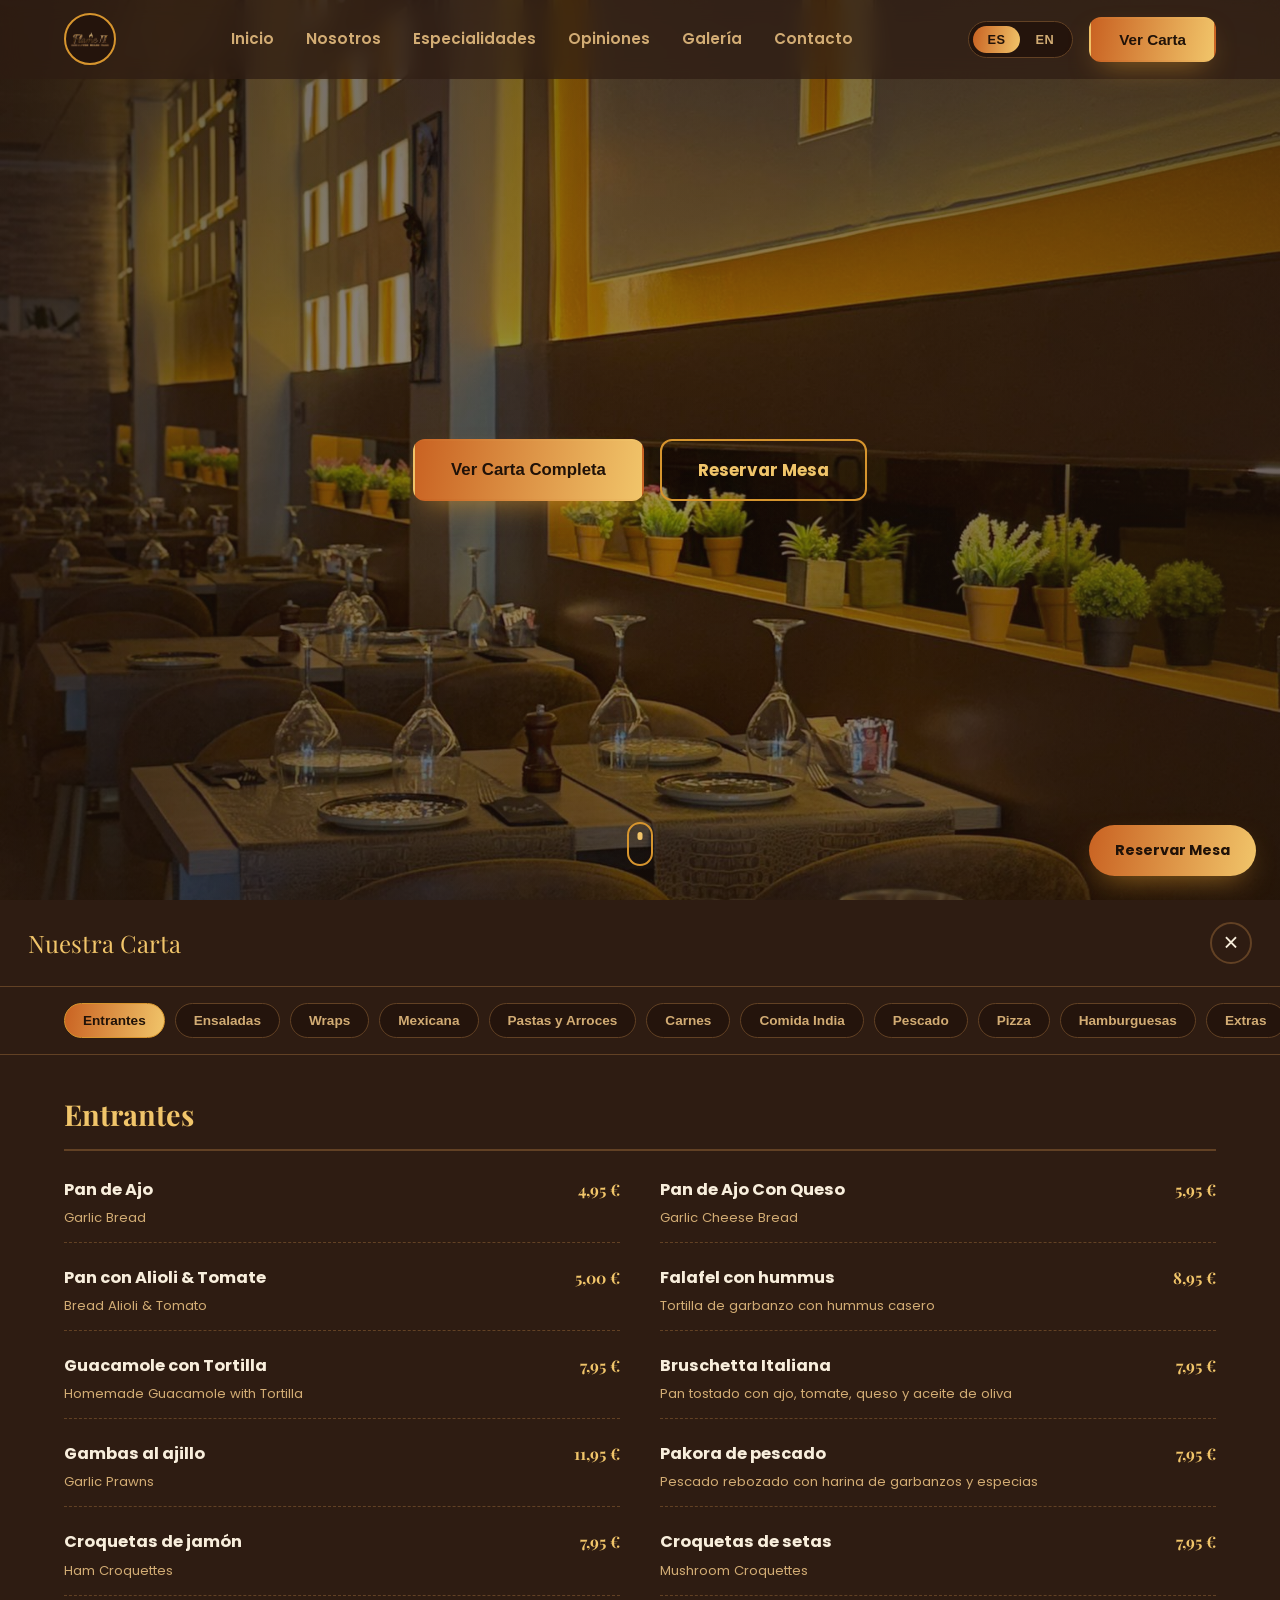
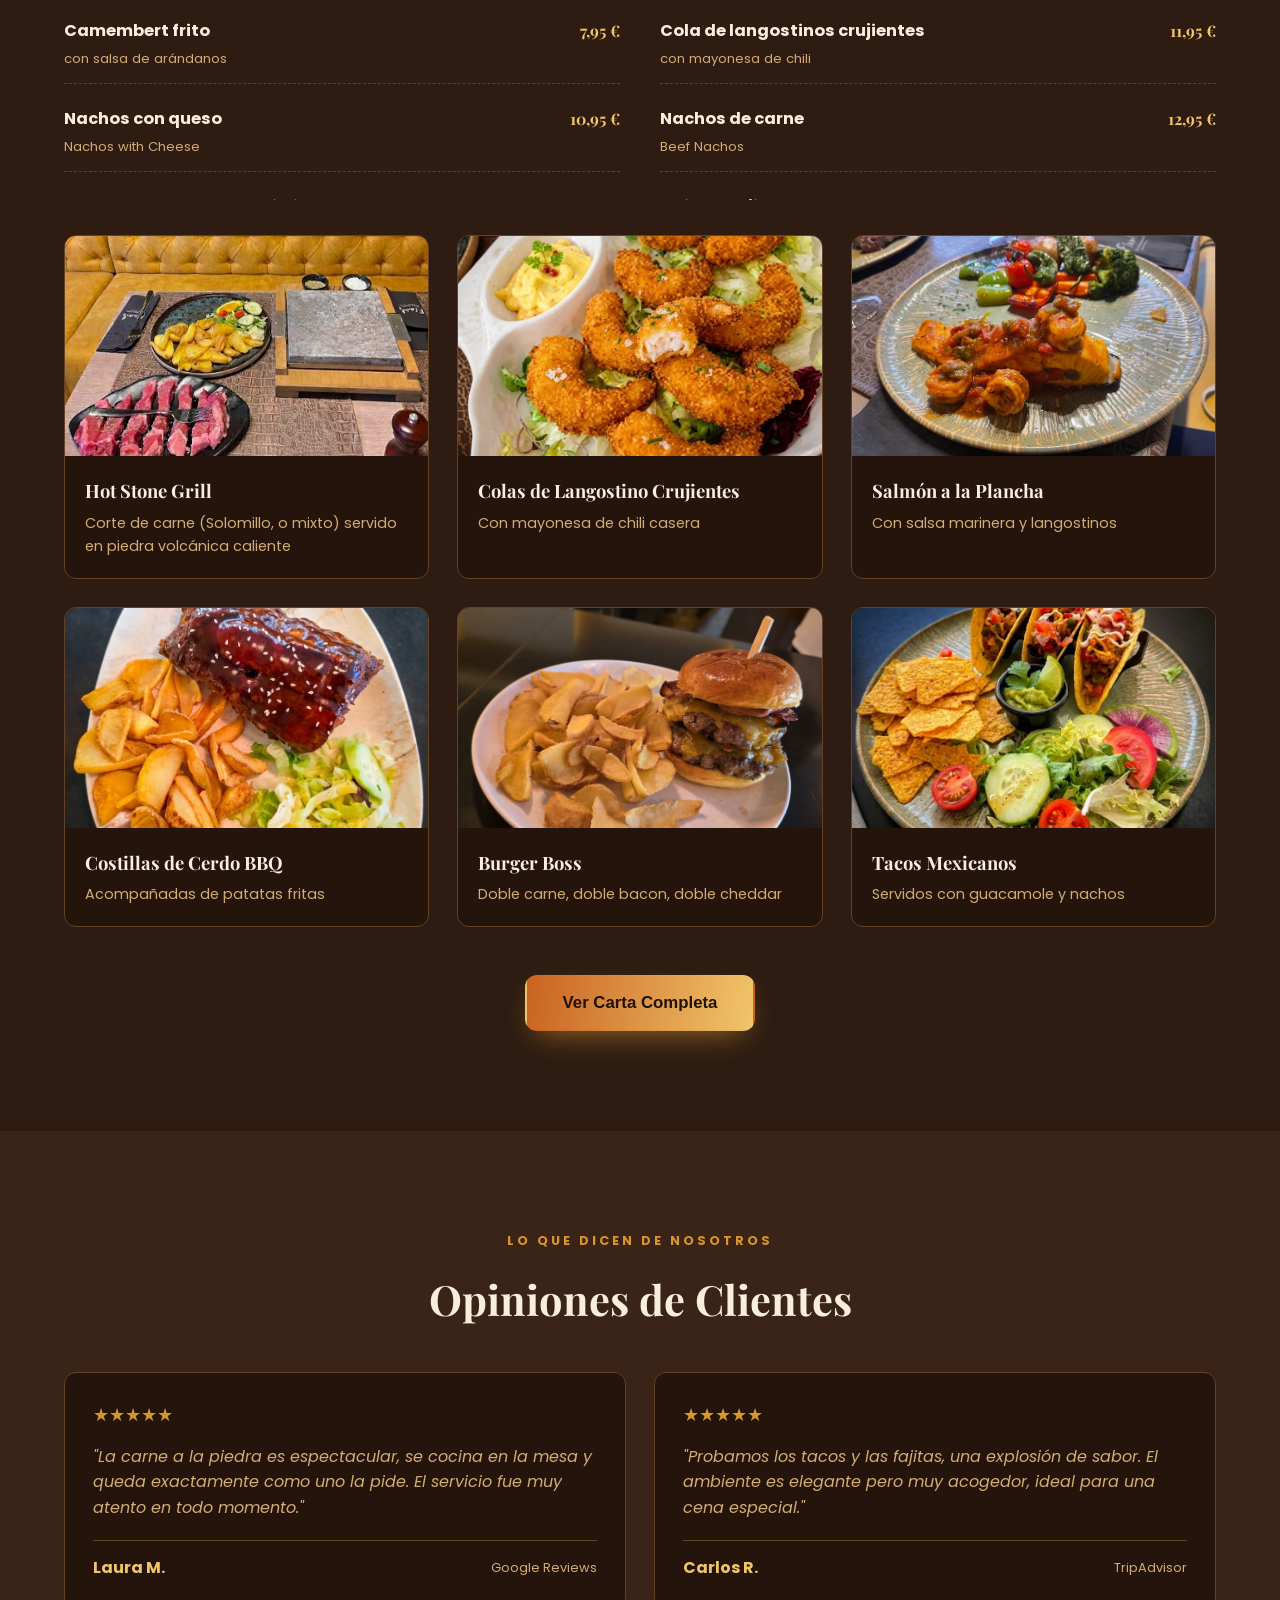
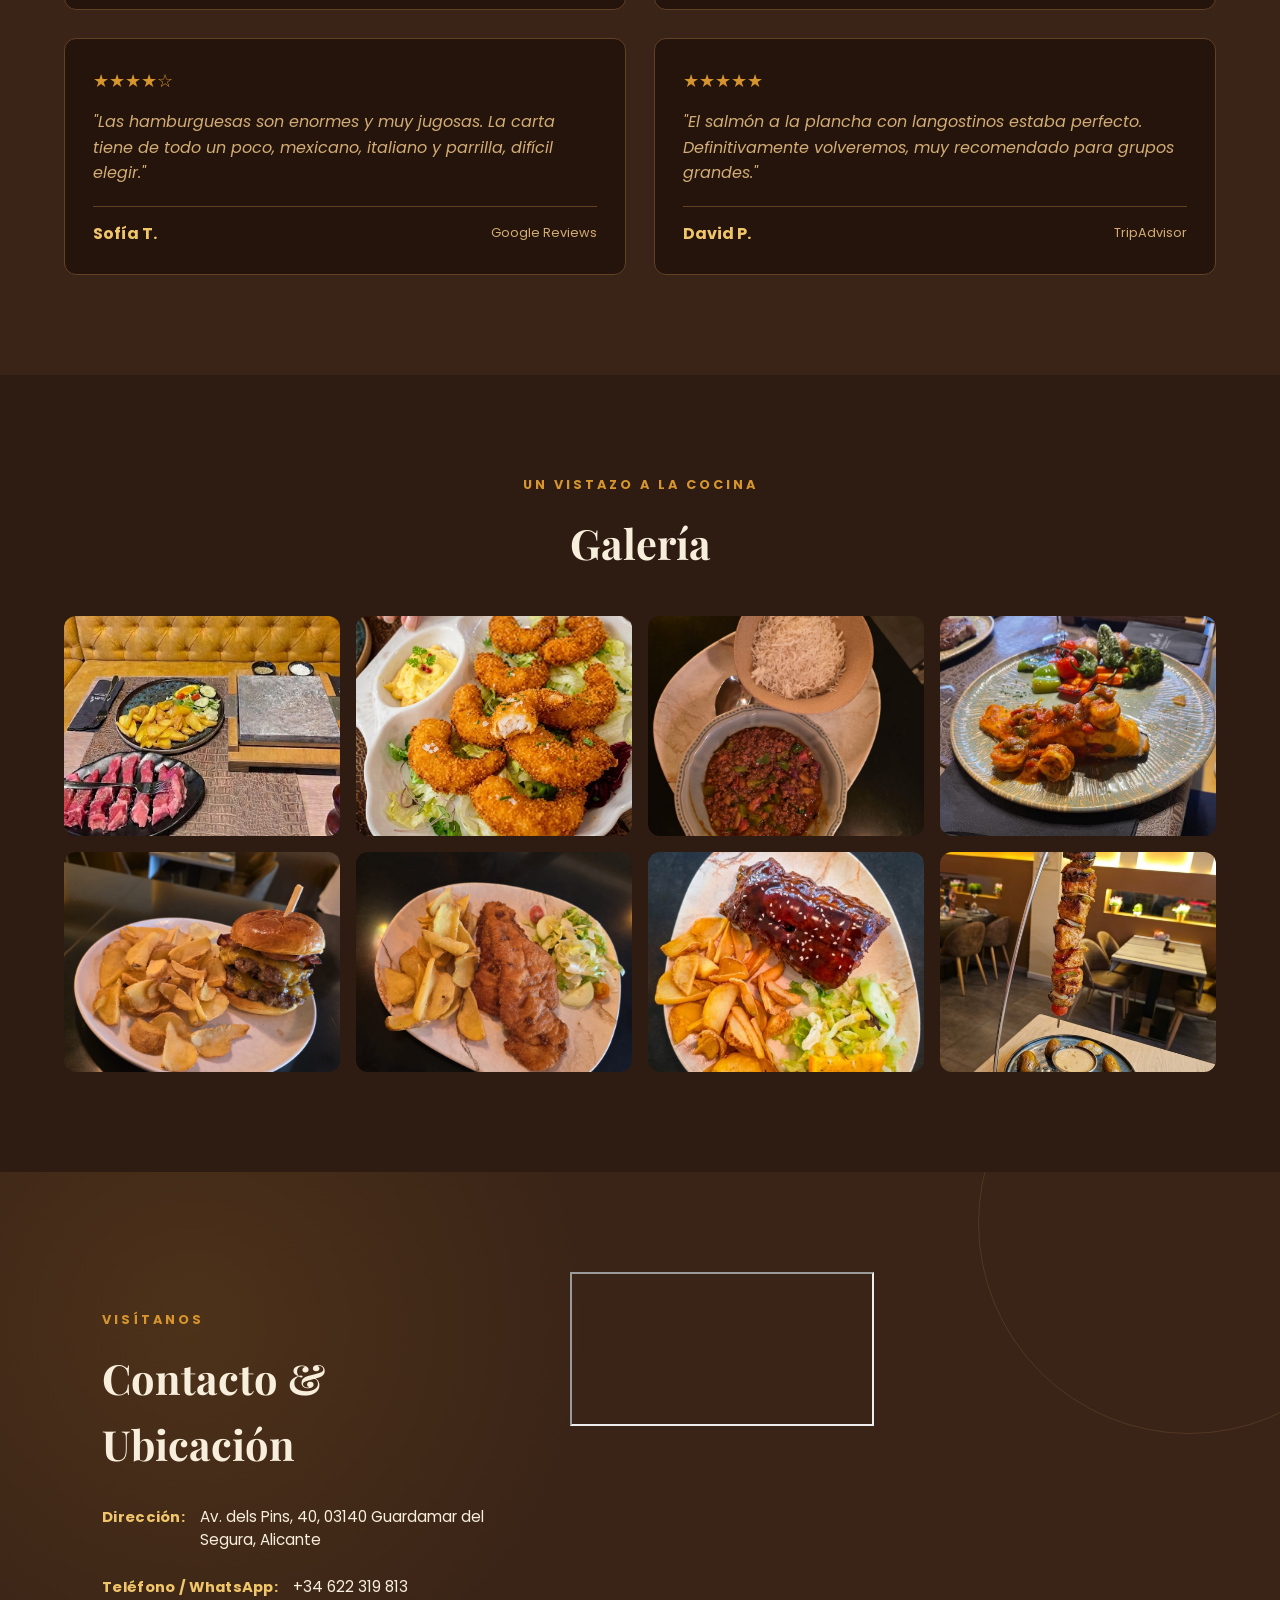
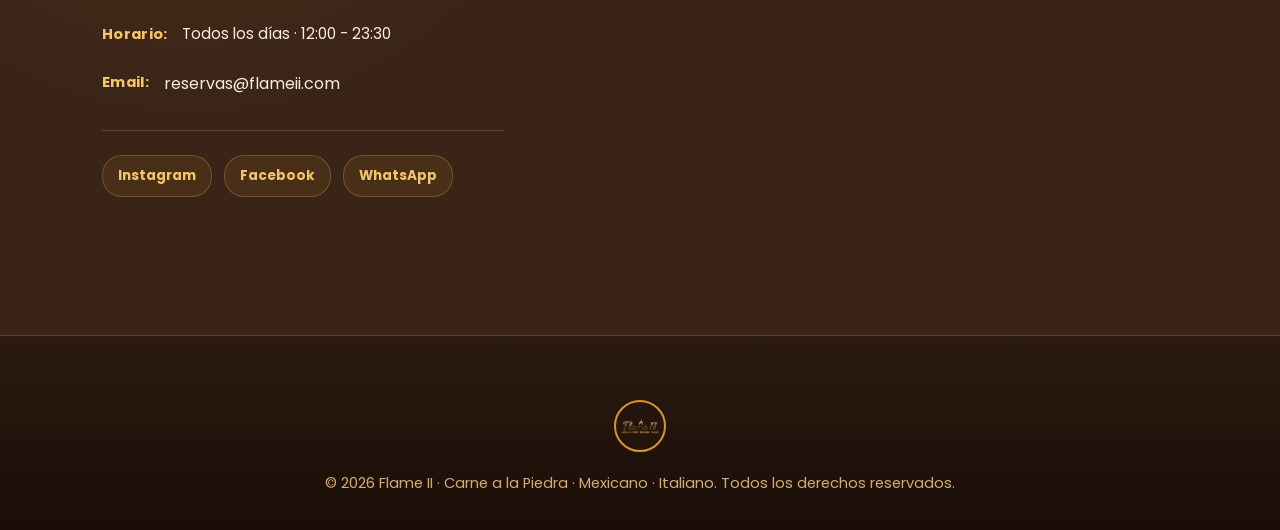
<file: flame/index.html>
<!DOCTYPE html>
<html lang="es">
<head>
<meta charset="UTF-8">
<meta name="viewport" content="width=device-width, initial-scale=1.0">
<title>Flame II | Carne a la Piedra · Mexicano · Italiano</title>
<link rel="preconnect" href="https://fonts.googleapis.com">
<link href="https://fonts.googleapis.com/css2?family=Playfair+Display:wght@600;700;800&family=Poppins:wght@300;400;500;600;700&display=swap" rel="stylesheet">
<link rel="stylesheet" href="style.css">
</head>
<body>

<!-- ===== HEADER ===== -->
<header class="header" id="header">
  <div class="container header-inner">
    <a href="#inicio" class="logo"><img src="img/logo1.jpg" alt="Flame II Logo" class="logo-img"></a>
    <nav class="nav" id="nav">
      <a href="#inicio" class="nav-link" data-es="Inicio" data-en="Home">Inicio</a>
      <a href="#nosotros" class="nav-link" data-es="Nosotros" data-en="About">Nosotros</a>
      <a href="#especialidades" class="nav-link" data-es="Especialidades" data-en="Specialties">Especialidades</a>
      <a href="#opiniones" class="nav-link" data-es="Opiniones" data-en="Reviews">Opiniones</a>
      <a href="#galeria" class="nav-link" data-es="Galería" data-en="Gallery">Galería</a>
      <a href="#contacto" class="nav-link" data-es="Contacto" data-en="Contact">Contacto</a>
    </nav>
    <div class="header-actions">
      <div class="lang-switch" id="langSwitch">
        <button class="lang-btn active" data-lang="es">ES</button>
        <span class="lang-sep">|</span>
        <button class="lang-btn" data-lang="en">EN</button>
      </div>
      <button class="btn btn-primary" id="openMenuBtn" data-es="Ver Carta" data-en="View Menu">Ver Carta</button>
      <button class="hamburger" id="hamburger" aria-label="Menú">
        <span></span><span></span><span></span>
      </button>
    </div>
  </div>
</header>

<!-- ===== HERO ===== -->
<section class="hero" id="inicio">
  <div class="hero-overlay"></div>
  <div class="hero-content">
    <!-- <p class="hero-kicker" data-es="Hot Stone Grill · Especialistas en Carne a la Piedra" data-en="Hot Stone Grill · Specialists in Stone-Grilled Meat">Hot Stone Grill · Especialistas en Carne a la Piedra</p>
    <h1 class="hero-title" data-es="Sabor que se siente<br>en cada llama" data-en="Flavor you can feel<br>in every flame">Sabor que se siente<br>en cada llama</h1>
    <p class="hero-subtitle" data-es="Carnes a la piedra, cocina mexicana e italiana en un solo lugar" data-en="Stone-grilled meats, Mexican and Italian cuisine all in one place">Carnes a la piedra, cocina mexicana e italiana en un solo lugar</p> -->
    <div class="hero-buttons">
      <button class="btn btn-primary btn-lg" id="openMenuBtnHero" data-es="Ver Carta Completa" data-en="View Full Menu">Ver Carta Completa</button>
      <a href="#contacto" class="btn btn-outline btn-lg" data-es="Reservar Mesa" data-en="Book a Table">Reservar Mesa</a>
    </div>
  </div>
  <a href="#nosotros" class="scroll-down" aria-label="Bajar">
    <span></span>
  </a>
</section>

<!-- ===== NOSOTROS ===== -->
<section class="about" id="nosotros">
  <div class="container about-grid">
    <div class="about-images">
      <img src="img/plato1.jpg" alt="Carne a la piedra Flame II" class="about-img about-img-main">
      <img src="img/plato2.jpg" alt="Plato Flame II" class="about-img about-img-small">
    </div>
    <div class="about-text">
      <p class="section-kicker" data-es="Nuestra esencia" data-en="Our essence">Nuestra esencia</p>
      <h2 class="section-title" data-es="Especialistas en Carne a la Piedra" data-en="Specialists in Stone-Grilled Meat">Especialistas en Carne a la Piedra</h2>
      <p class="about-desc" data-es="Pruebe nuestros sabrosos cortes de filete, chuletas y solomillo en nuestras piedras calientes exclusivas. Dondequiera que vea nuestro logotipo de la llama, le llevaremos su carne cortada a la perfección para que pueda disfrutarla exactamente como a usted le guste." data-en="Try our tasty cuts of steak, chops and fillet on our signature hot stones. Wherever you see our flame logo, we will bring your meat perfectly sliced so you can enjoy it just the way you like it.">
        Pruebe nuestros sabrosos cortes de filete, chuletas y solomillo en nuestras piedras
        calientes exclusivas. Dondequiera que vea nuestro logotipo de la llama, le llevaremos
        su carne cortada a la perfección para que pueda disfrutarla exactamente como a usted le guste.
      </p>
      <p class="about-desc" data-es="Fusionamos lo mejor de la cocina mexicana, italiana e india, además de nuestras parrillas y hamburguesas artesanales, en un ambiente cálido y elegante." data-en="We blend the best of Mexican, Italian and Indian cuisine, along with our grills and artisan burgers, in a warm and elegant atmosphere.">
        Fusionamos lo mejor de la cocina mexicana, italiana e india, además de nuestras
        parrillas y hamburguesas artesanales, en un ambiente cálido y elegante.
      </p>
      <div class="about-stats">
        <div class="stat">
          <span class="stat-number">100+</span>
          <span class="stat-label" data-es="Platos en la carta" data-en="Dishes on the menu">Platos en la carta</span>
        </div>
        <div class="stat">
          <span class="stat-number">4.7★</span>
          <span class="stat-label" data-es="Valoración de clientes" data-en="Customer rating">Valoración de clientes</span>
        </div>
        <div class="stat">
          <span class="stat-number">3</span>
          <span class="stat-label" data-es="Cocinas: Mex · IT · Grill" data-en="Cuisines: Mex · IT · Grill">Cocinas: Mex · IT · Grill</span>
        </div>
      </div>
    </div>
  </div>
</section>

<!-- ===== ESPECIALIDADES ===== -->
<section class="specialties" id="especialidades">
  <div class="container">
    <p class="section-kicker center" data-es="Lo más pedido" data-en="Most popular">Lo más pedido</p>
    <h2 class="section-title center" data-es="Nuestras Especialidades" data-en="Our Specialties">Nuestras Especialidades</h2>
    <div class="specialties-grid">
      <div class="specialty-card">
        <img src="img/plato9.jpg" alt="Carne a la piedra">
        <div class="specialty-info">
          <h3 data-es="Hot Stone Grill" data-en="Hot Stone Grill">Hot Stone Grill</h3>
          <p data-es="Corte de carne (Solomillo, o mixto) servido en piedra volcánica caliente" data-en="Cut of meat (sirloin or mixed) served on a hot volcanic stone">Corte de carne (Solomillo, o mixto) servido en piedra volcánica caliente</p>
        </div>
      </div>
      <div class="specialty-card">
        <img src="img/plato10.jpg" alt="Camarones crujientes">
        <div class="specialty-info">
          <h3 data-es="Colas de Langostino Crujientes" data-en="Crispy Prawn Tails">Colas de Langostino Crujientes</h3>
          <p data-es="Con mayonesa de chili casera" data-en="With homemade chilli mayonnaise">Con mayonesa de chili casera</p>
        </div>
      </div>
      <div class="specialty-card">
        <img src="img/plato4.jpg" alt="Salmón a la plancha">
        <div class="specialty-info">
          <h3 data-es="Salmón a la Plancha" data-en="Grilled Salmon">Salmón a la Plancha</h3>
          <p data-es="Con salsa marinera y langostinos" data-en="With marinara sauce and king prawns">Con salsa marinera y langostinos</p>
        </div>
      </div>
      <div class="specialty-card">
        <img src="img/plato7.jpg" alt="Costillas BBQ">
        <div class="specialty-info">
          <h3 data-es="Costillas de Cerdo BBQ" data-en="BBQ Pork Ribs">Costillas de Cerdo BBQ</h3>
          <p data-es="Acompañadas de patatas fritas" data-en="Served with fries">Acompañadas de patatas fritas</p>
        </div>
      </div>
      <div class="specialty-card">
        <img src="img/plato5.jpg" alt="Burger Boss">
        <div class="specialty-info">
          <h3 data-es="Burger Boss" data-en="Boss Burger">Burger Boss</h3>
          <p data-es="Doble carne, doble bacon, doble cheddar" data-en="Double beef, double bacon, double cheddar">Doble carne, doble bacon, doble cheddar</p>
        </div>
      </div>
      <div class="specialty-card">
        <img src="img/plato1.jpg" alt="Tacos mexicanos">
        <div class="specialty-info">
          <h3 data-es="Tacos Mexicanos" data-en="Mexican Tacos">Tacos Mexicanos</h3>
          <p data-es="Servidos con guacamole y nachos" data-en="Served with guacamole and nachos">Servidos con guacamole y nachos</p>
        </div>
      </div>
    </div>
    <div class="specialties-cta">
      <button class="btn btn-primary btn-lg" id="openMenuBtnSpec" data-es="Ver Carta Completa" data-en="View Full Menu">Ver Carta Completa</button>
    </div>
  </div>
</section>

<!-- ===== OPINIONES ===== -->
<section class="reviews" id="opiniones">
  <div class="container">
    <p class="section-kicker center" data-es="Lo que dicen de nosotros" data-en="What people say about us">Lo que dicen de nosotros</p>
    <h2 class="section-title center" data-es="Opiniones de Clientes" data-en="Customer Reviews">Opiniones de Clientes</h2>
    <div class="reviews-grid">
      <div class="review-card">
        <div class="review-stars">★★★★★</div>
        <p class="review-text" data-es="&quot;La carne a la piedra es espectacular, se cocina en la mesa y queda exactamente como uno la pide. El servicio fue muy atento en todo momento.&quot;" data-en="&quot;The stone-grilled meat is spectacular, it's cooked right at the table and turns out exactly as you order it. The service was very attentive the whole time.&quot;">"La carne a la piedra es espectacular, se cocina en la mesa y queda exactamente como uno la pide. El servicio fue muy atento en todo momento."</p>
        <div class="review-author">
          <span class="review-name">Laura M.</span>
          <span class="review-source">Google Reviews</span>
        </div>
      </div>
      <div class="review-card">
        <div class="review-stars">★★★★★</div>
        <p class="review-text" data-es="&quot;Probamos los tacos y las fajitas, una explosión de sabor. El ambiente es elegante pero muy acogedor, ideal para una cena especial.&quot;" data-en="&quot;We tried the tacos and fajitas, an explosion of flavor. The atmosphere is elegant yet cozy, perfect for a special dinner.&quot;">"Probamos los tacos y las fajitas, una explosión de sabor. El ambiente es elegante pero muy acogedor, ideal para una cena especial."</p>
        <div class="review-author">
          <span class="review-name">Carlos R.</span>
          <span class="review-source">TripAdvisor</span>
        </div>
      </div>
      <div class="review-card">
        <div class="review-stars">★★★★☆</div>
        <p class="review-text" data-es="&quot;Las hamburguesas son enormes y muy jugosas. La carta tiene de todo un poco, mexicano, italiano y parrilla, difícil elegir.&quot;" data-en="&quot;The burgers are huge and very juicy. The menu has a bit of everything, Mexican, Italian and grill, hard to choose.&quot;">"Las hamburguesas son enormes y muy jugosas. La carta tiene de todo un poco, mexicano, italiano y parrilla, difícil elegir."</p>
        <div class="review-author">
          <span class="review-name">Sofía T.</span>
          <span class="review-source">Google Reviews</span>
        </div>
      </div>
      <div class="review-card">
        <div class="review-stars">★★★★★</div>
        <p class="review-text" data-es="&quot;El salmón a la plancha con langostinos estaba perfecto. Definitivamente volveremos, muy recomendado para grupos grandes.&quot;" data-en="&quot;The grilled salmon with king prawns was perfect. We'll definitely be back, highly recommended for large groups.&quot;">"El salmón a la plancha con langostinos estaba perfecto. Definitivamente volveremos, muy recomendado para grupos grandes."</p>
        <div class="review-author">
          <span class="review-name">David P.</span>
          <span class="review-source">TripAdvisor</span>
        </div>
      </div>
    </div>
  </div>
</section>

<!-- ===== GALERIA ===== -->
<section class="gallery" id="galeria">
  <div class="container">
    <p class="section-kicker center" data-es="Un vistazo a la cocina" data-en="A glimpse into our kitchen">Un vistazo a la cocina</p>
    <h2 class="section-title center" data-es="Galería" data-en="Gallery">Galería</h2>
    <div class="gallery-grid">
      <img src="img/plato9.jpg" alt="Plato Flame II" class="gallery-img">
      <img src="img/plato10.jpg" alt="Plato Flame II" class="gallery-img">
      <img src="img/plato3.jpg" alt="Plato Flame II" class="gallery-img">
      <img src="img/plato4.jpg" alt="Plato Flame II" class="gallery-img">
      <img src="img/plato5.jpg" alt="Plato Flame II" class="gallery-img">
      <img src="img/plato6.jpg" alt="Plato Flame II" class="gallery-img">
      <img src="img/plato7.jpg" alt="Plato Flame II" class="gallery-img">
      <img src="img/plato8.jpg" alt="Plato Flame II" class="gallery-img">
    </div>
  </div>
</section>

<!-- ===== CONTACTO ===== -->
<section class="contact" id="contacto">
  <div class="container contact-grid">
    <div class="contact-info">
      <p class="section-kicker" data-es="Visítanos" data-en="Visit Us">Visítanos</p>
      <h2 class="section-title" data-es="Contacto & Ubicación" data-en="Contact & Location">Contacto & Ubicación</h2>
      <ul class="contact-list">
        <li><strong data-es="Dirección:" data-en="Address:">Dirección:</strong> <span data-es="Av. dels Pins, 40, 03140 Guardamar del Segura, Alicante" data-en="Av. dels Pins, 40, 03140 Guardamar del Segura, Alicante">Av. dels Pins, 40, 03140 Guardamar del Segura, Alicante</span></li>
        <li><strong data-es="Teléfono / WhatsApp:" data-en="Phone / WhatsApp:">Teléfono / WhatsApp:</strong> <a href="https://wa.me/34622319813" target="_blank" rel="noopener">+34 622 319 813</a></li>
        <li><strong data-es="Horario:" data-en="Hours:">Horario:</strong> <span data-es="Todos los días · 12:00 - 23:30" data-en="Every day · 12:00 PM - 11:30 PM">Todos los días · 12:00 - 23:30</span></li>
        <li><strong data-es="Email:" data-en="Email:">Email:</strong> reservas@flameii.com</li>
      </ul>
      <div class="social-links">
        <a href="https://www.instagram.com/flameiiguardamar?igsi=b3k5N3YyNXpnM2N2" aria-label="Instagram">Instagram</a>
        <a href="https://www.facebook.com/share/1DKPMh4JNx/" aria-label="Facebook">Facebook</a>
        <a href="https://wa.me/34622319813" target="_blank" rel="noopener" aria-label="WhatsApp">WhatsApp</a>
      </div>
    </div>
    <div class="contact-map">
      <iframe
        title="Ubicación Flame II"
        loading="lazy"
        referrerpolicy="no-referrer-when-downgrade"
        src="https://www.google.com/maps?q=Av.+dels+Pins,+40,+03140+Guardamar+del+Segura,+Alicante&output=embed">
      </iframe>
    </div>
  </div>
</section>

<!-- ===== FOOTER ===== -->
<footer class="footer">
  <div class="container footer-inner">
    <div class="logo footer-logo"><img src="img/logo1.jpg" alt="Flame II Logo" class="logo-img"></div>
    <p data-es="© 2026 Flame II · Carne a la Piedra · Mexicano · Italiano. Todos los derechos reservados." data-en="© 2026 Flame II · Stone-Grilled Meat · Mexican · Italian. All rights reserved.">&copy; 2026 Flame II · Carne a la Piedra · Mexicano · Italiano. Todos los derechos reservados.</p>
  </div>
</footer>

<!-- ===== MODAL MENU PANTALLA COMPLETA ===== -->
<div class="menu-modal" id="menuModal">
  <div class="menu-modal-header">
    <span class="menu-modal-title" data-es="Nuestra Carta" data-en="Our Menu">Nuestra Carta</span>
    <button class="menu-modal-close" id="closeMenuBtn" aria-label="Cerrar menú">&times;</button>
  </div>
  <div class="menu-filter-bar">
    <div class="container menu-filter-inner">
          <button class="menu-filter-btn active" data-category="entrantes" data-es="Entrantes" data-en="Starters">Entrantes</button>
          <button class="menu-filter-btn" data-category="ensaladas" data-es="Ensaladas" data-en="Salads">Ensaladas</button>
          <button class="menu-filter-btn" data-category="wraps" data-es="Wraps" data-en="Wraps">Wraps</button>
          <button class="menu-filter-btn" data-category="mexicana" data-es="Mexicana" data-en="Mexican">Mexicana</button>
          <button class="menu-filter-btn" data-category="pastas-y-arroces" data-es="Pastas y Arroces" data-en="Pasta & Rice">Pastas y Arroces</button>
          <button class="menu-filter-btn" data-category="carnes" data-es="Carnes" data-en="Meat">Carnes</button>
          <button class="menu-filter-btn" data-category="comida-india" data-es="Comida India" data-en="Indian Food">Comida India</button>
          <button class="menu-filter-btn" data-category="pescado" data-es="Pescado" data-en="Fish">Pescado</button>
          <button class="menu-filter-btn" data-category="pizza" data-es="Pizza" data-en="Pizza">Pizza</button>
          <button class="menu-filter-btn" data-category="hamburguesas" data-es="Hamburguesas" data-en="Burgers">Hamburguesas</button>
          <button class="menu-filter-btn" data-category="extras" data-es="Extras" data-en="Extras">Extras</button>
          <button class="menu-filter-btn" data-category="menu-infantil" data-es="Menú Infantil" data-en="Kids Menu">Menú Infantil</button>
    </div>
  </div>
  <div class="menu-modal-body container">

        <div class="menu-category" id="entrantes" data-category="entrantes">
          <h3 class="menu-category-title" data-es="Entrantes" data-en="Starters">Entrantes</h3>
          <div class="menu-items-grid">
              <div class="menu-item">
                <div class="menu-item-info">
                  <h4 data-es="Pan de Ajo" data-en="Garlic Bread">Pan de Ajo</h4>
                  <p class="menu-item-desc" data-es="Garlic Bread" data-en="" >Garlic Bread</p>
                </div>
                <span class="menu-item-price">4,95 €</span>
              </div>
              <div class="menu-item">
                <div class="menu-item-info">
                  <h4 data-es="Pan de Ajo Con Queso" data-en="Garlic Cheese Bread">Pan de Ajo Con Queso</h4>
                  <p class="menu-item-desc" data-es="Garlic Cheese Bread" data-en="" >Garlic Cheese Bread</p>
                </div>
                <span class="menu-item-price">5,95 €</span>
              </div>
              <div class="menu-item">
                <div class="menu-item-info">
                  <h4 data-es="Pan con Alioli & Tomate" data-en="Bread Alioli & Tomato">Pan con Alioli & Tomate</h4>
                  <p class="menu-item-desc" data-es="Bread Alioli & Tomato" data-en="" >Bread Alioli & Tomato</p>
                </div>
                <span class="menu-item-price">5,00 €</span>
              </div>
              <div class="menu-item">
                <div class="menu-item-info">
                  <h4 data-es="Falafel con hummus" data-en="Falafel with Hummus">Falafel con hummus</h4>
                  <p class="menu-item-desc" data-es="Tortilla de garbanzo con hummus casero" data-en="Chickpea patty with homemade hummus" >Tortilla de garbanzo con hummus casero</p>
                </div>
                <span class="menu-item-price">8,95 €</span>
              </div>
              <div class="menu-item">
                <div class="menu-item-info">
                  <h4 data-es="Guacamole con Tortilla" data-en="Guacamole with Tortilla">Guacamole con Tortilla</h4>
                  <p class="menu-item-desc" data-es="Homemade Guacamole with Tortilla" data-en="Homemade guacamole with tortilla chips" >Homemade Guacamole with Tortilla</p>
                </div>
                <span class="menu-item-price">7,95 €</span>
              </div>
              <div class="menu-item">
                <div class="menu-item-info">
                  <h4 data-es="Bruschetta Italiana" data-en="Italian Bruschetta">Bruschetta Italiana</h4>
                  <p class="menu-item-desc" data-es="Pan tostado con ajo, tomate, queso y aceite de oliva" data-en="Toasted bread with garlic, tomato, cheese and olive oil" >Pan tostado con ajo, tomate, queso y aceite de oliva</p>
                </div>
                <span class="menu-item-price">7,95 €</span>
              </div>
              <div class="menu-item">
                <div class="menu-item-info">
                  <h4 data-es="Gambas al ajillo" data-en="Garlic Prawns">Gambas al ajillo</h4>
                  <p class="menu-item-desc" data-es="Garlic Prawns" data-en="" >Garlic Prawns</p>
                </div>
                <span class="menu-item-price">11,95 €</span>
              </div>
              <div class="menu-item">
                <div class="menu-item-info">
                  <h4 data-es="Pakora de pescado" data-en="Fish Pakora">Pakora de pescado</h4>
                  <p class="menu-item-desc" data-es="Pescado rebozado con harina de garbanzos y especias" data-en="Fish coated in chickpea flour and spices" >Pescado rebozado con harina de garbanzos y especias</p>
                </div>
                <span class="menu-item-price">7,95 €</span>
              </div>
              <div class="menu-item">
                <div class="menu-item-info">
                  <h4 data-es="Croquetas de jamón" data-en="Ham Croquettes">Croquetas de jamón</h4>
                  <p class="menu-item-desc" data-es="Ham Croquettes" data-en="" >Ham Croquettes</p>
                </div>
                <span class="menu-item-price">7,95 €</span>
              </div>
              <div class="menu-item">
                <div class="menu-item-info">
                  <h4 data-es="Croquetas de setas" data-en="Mushroom Croquettes">Croquetas de setas</h4>
                  <p class="menu-item-desc" data-es="Mushroom Croquettes" data-en="" >Mushroom Croquettes</p>
                </div>
                <span class="menu-item-price">7,95 €</span>
              </div>
              <div class="menu-item">
                <div class="menu-item-info">
                  <h4 data-es="Camembert frito" data-en="Fried Camembert">Camembert frito</h4>
                  <p class="menu-item-desc" data-es="con salsa de arándanos" data-en="with cranberry sauce" >con salsa de arándanos</p>
                </div>
                <span class="menu-item-price">7,95 €</span>
              </div>
              <div class="menu-item">
                <div class="menu-item-info">
                  <h4 data-es="Cola de langostinos crujientes" data-en="Crispy Prawn Tails">Cola de langostinos crujientes</h4>
                  <p class="menu-item-desc" data-es="con mayonesa de chili" data-en="with chilli mayonnaise" >con mayonesa de chili</p>
                </div>
                <span class="menu-item-price">11,95 €</span>
              </div>
              <div class="menu-item">
                <div class="menu-item-info">
                  <h4 data-es="Nachos con queso" data-en="Nachos with Cheese">Nachos con queso</h4>
                  <p class="menu-item-desc" data-es="Nachos with Cheese" data-en="" >Nachos with Cheese</p>
                </div>
                <span class="menu-item-price">10,95 €</span>
              </div>
              <div class="menu-item">
                <div class="menu-item-info">
                  <h4 data-es="Nachos de carne" data-en="Beef Nachos">Nachos de carne</h4>
                  <p class="menu-item-desc" data-es="Beef Nachos" data-en="" >Beef Nachos</p>
                </div>
                <span class="menu-item-price">12,95 €</span>
              </div>
              <div class="menu-item">
                <div class="menu-item-info">
                  <h4 data-es="Calamar Andaluz con Alioli" data-en="Andalusian Squid with Alioli">Calamar Andaluz con Alioli</h4>
                  <p class="menu-item-desc" data-es="Andalusian squid with alioli" data-en="" >Andalusian squid with alioli</p>
                </div>
                <span class="menu-item-price">11,95 €</span>
              </div>
              <div class="menu-item">
                <div class="menu-item-info">
                  <h4 data-es="Onion Bhaji" data-en="Onion Bhaji">Onion Bhaji</h4>
                  <p class="menu-item-desc" data-es="Cebolla rebozada con harina de garbanzos y especias" data-en="Battered onion with chickpea flour and spices" >Cebolla rebozada con harina de garbanzos y especias</p>
                </div>
                <span class="menu-item-price">4,95 €</span>
              </div>
              <div class="menu-item">
                <div class="menu-item-info">
                  <h4 data-es="Samosa de verdura" data-en="Vegetable Samosa">Samosa de verdura</h4>
                  <p class="menu-item-desc" data-es="Vegetable Samosa" data-en="" >Vegetable Samosa</p>
                </div>
                <span class="menu-item-price">5,95 €</span>
              </div>
              <div class="menu-item">
                <div class="menu-item-info">
                  <h4 data-es="Samosa de carne" data-en="Meat Samosa">Samosa de carne</h4>
                  <p class="menu-item-desc" data-es="Meat Samosa" data-en="" >Meat Samosa</p>
                </div>
                <span class="menu-item-price">6,95 €</span>
              </div>
              <div class="menu-item">
                <div class="menu-item-info">
                  <h4 data-es="Patatas bravas" data-en="Spicy Potatoes">Patatas bravas</h4>
                  <p class="menu-item-desc" data-es="Spicy Potatoes" data-en="" >Spicy Potatoes</p>
                </div>
                <span class="menu-item-price">8,50 €</span>
              </div>
              <div class="menu-item">
                <div class="menu-item-info">
                  <h4 data-es="Pulpo al horno" data-en="Roasted Octopus">Pulpo al horno</h4>
                  <p class="menu-item-desc" data-es="Roasted Octopus" data-en="" >Roasted Octopus</p>
                </div>
                <span class="menu-item-price">14,95 €</span>
              </div>
              <div class="menu-item">
                <div class="menu-item-info">
                  <h4 data-es="Alitas de pollo" data-en="Chicken Wings">Alitas de pollo</h4>
                  <p class="menu-item-desc" data-es="Chicken Wings" data-en="" >Chicken Wings</p>
                </div>
                <span class="menu-item-price">7,95 €</span>
              </div>
              <div class="menu-item">
                <div class="menu-item-info">
                  <h4 data-es="Rollitos primavera" data-en="Spring Rolls">Rollitos primavera</h4>
                  <p class="menu-item-desc" data-es="Spring Rolls" data-en="" >Spring Rolls</p>
                </div>
                <span class="menu-item-price">6,95 €</span>
              </div>
              <div class="menu-item">
                <div class="menu-item-info">
                  <h4 data-es="Jalapeños rellenos de queso" data-en="Cheese-Stuffed Jalapeños">Jalapeños rellenos de queso</h4>
                  <p class="menu-item-desc" data-es="Cheese-Stuffed Jalapeños" data-en="" >Cheese-Stuffed Jalapeños</p>
                </div>
                <span class="menu-item-price">6,95 €</span>
              </div>
              <div class="menu-item">
                <div class="menu-item-info">
                  <h4 data-es="Pollo Pakora" data-en="Chicken Pakora">Pollo Pakora</h4>
                  <p class="menu-item-desc" data-es="Chicken Pakora" data-en="" >Chicken Pakora</p>
                </div>
                <span class="menu-item-price">6,95 €</span>
              </div>
          </div>
        </div>

        <div class="menu-category" id="ensaladas" data-category="ensaladas">
          <h3 class="menu-category-title" data-es="Ensaladas" data-en="Salads">Ensaladas</h3>
          <div class="menu-items-grid">
              <div class="menu-item">
                <div class="menu-item-info">
                  <h4 data-es="Ensalada César" data-en="Caesar Salad">Ensalada César</h4>
                  <p class="menu-item-desc" data-es="Lechuga variada, tomate, pollo, picatostes, parmesano con salsa César" data-en="Mixed lettuce, tomato, chicken, croutons, parmesan with Caesar dressing" >Lechuga variada, tomate, pollo, picatostes, parmesano con salsa César</p>
                </div>
                <span class="menu-item-price">12,95 €</span>
              </div>
              <div class="menu-item">
                <div class="menu-item-info">
                  <h4 data-es="Ensalada Griega" data-en="Greek Salad">Ensalada Griega</h4>
                  <p class="menu-item-desc" data-es="Pimiento rojo y verde, cebolla, aceitunas negras, pepino, maíz y queso feta" data-en="Red and green pepper, onion, black olives, cucumber, sweetcorn, feta cheese" >Pimiento rojo y verde, cebolla, aceitunas negras, pepino, maíz y queso feta</p>
                </div>
                <span class="menu-item-price">11,95 €</span>
              </div>
              <div class="menu-item">
                <div class="menu-item-info">
                  <h4 data-es="Ensalada de Burrata" data-en="Burrata Salad">Ensalada de Burrata</h4>
                  <p class="menu-item-desc" data-es="Tomates cherry con burrata fresca y pesto" data-en="Cherry tomatoes with fresh burrata and pesto" >Tomates cherry con burrata fresca y pesto</p>
                </div>
                <span class="menu-item-price">11,95 €</span>
              </div>
          </div>
        </div>

        <div class="menu-category" id="wraps" data-category="wraps">
          <h3 class="menu-category-title" data-es="Wraps" data-en="Wraps">Wraps</h3>
          <div class="menu-items-grid">
              <div class="menu-item">
                <div class="menu-item-info">
                  <h4 data-es="Flame Wrap" data-en="Flame Wrap">Flame Wrap</h4>
                  <p class="menu-item-desc" data-es="Tiras de pollo, lechuga, tomate y salsa de la casa" data-en="Chicken goujons, lettuce, tomato & house sauce" >Tiras de pollo, lechuga, tomate y salsa de la casa</p>
                </div>
                <span class="menu-item-price">13,95 €</span>
              </div>
              <div class="menu-item">
                <div class="menu-item-info">
                  <h4 data-es="The Spicy Wrap" data-en="The Spicy Wrap">The Spicy Wrap</h4>
                  <p class="menu-item-desc" data-es="Tiras de pollo, jalapeños, lechuga y salsa picante" data-en="Chicken goujons, jalapeños, lettuce & spicy sauce" >Tiras de pollo, jalapeños, lechuga y salsa picante</p>
                </div>
                <span class="menu-item-price">13,95 €</span>
              </div>
              <div class="menu-item">
                <div class="menu-item-info">
                  <h4 data-es="The Falafel Wrap" data-en="The Falafel Wrap">The Falafel Wrap</h4>
                  <p class="menu-item-desc" data-es="Falafel, lechuga, hummus, cebolla roja y salsa de la casa, servido con patatas fritas y ensalada" data-en="Falafel, lettuce, hummus, red onion & house sauce, served with fries & salad" >Falafel, lechuga, hummus, cebolla roja y salsa de la casa, servido con patatas fritas y ensalada</p>
                </div>
                <span class="menu-item-price">13,95 €</span>
              </div>
          </div>
        </div>

        <div class="menu-category" id="mexicana" data-category="mexicana">
          <h3 class="menu-category-title" data-es="Mexicana" data-en="Mexican">Mexicana</h3>
          <div class="menu-items-grid">
              <div class="menu-item">
                <div class="menu-item-info">
                  <h4 data-es="Fajitas de Pollo" data-en="Chicken Fajitas">Fajitas de Pollo</h4>
                  <p class="menu-item-desc" data-es="Chicken Fajitas" data-en="" >Chicken Fajitas</p>
                </div>
                <span class="menu-item-price">14,95 €</span>
              </div>
              <div class="menu-item">
                <div class="menu-item-info">
                  <h4 data-es="Fajitas de Ternera" data-en="Beef Fajitas">Fajitas de Ternera</h4>
                  <p class="menu-item-desc" data-es="Beef Fajitas" data-en="" >Beef Fajitas</p>
                </div>
                <span class="menu-item-price">15,95 €</span>
              </div>
              <div class="menu-item">
                <div class="menu-item-info">
                  <h4 data-es="Fajitas de Verduras" data-en="Vegetable Fajitas">Fajitas de Verduras</h4>
                  <p class="menu-item-desc" data-es="Vegetable Fajitas" data-en="" >Vegetable Fajitas</p>
                </div>
                <span class="menu-item-price">13,95 €</span>
              </div>
              <div class="menu-item">
                <div class="menu-item-info">
                  <h4 data-es="Fajitas de Gamba" data-en="Prawn Fajitas">Fajitas de Gamba</h4>
                  <p class="menu-item-desc" data-es="Prawn Fajitas" data-en="" >Prawn Fajitas</p>
                </div>
                <span class="menu-item-price">16,95 €</span>
              </div>
              <div class="menu-item">
                <div class="menu-item-info">
                  <h4 data-es="Quesadilla de Pollo" data-en="Chicken Quesadilla">Quesadilla de Pollo</h4>
                  <p class="menu-item-desc" data-es="Chicken Quesadilla" data-en="" >Chicken Quesadilla</p>
                </div>
                <span class="menu-item-price">14,95 €</span>
              </div>
              <div class="menu-item">
                <div class="menu-item-info">
                  <h4 data-es="Quesadilla de Ternera" data-en="Beef Quesadilla">Quesadilla de Ternera</h4>
                  <p class="menu-item-desc" data-es="Beef Quesadilla" data-en="" >Beef Quesadilla</p>
                </div>
                <span class="menu-item-price">13,95 €</span>
              </div>
              <div class="menu-item">
                <div class="menu-item-info">
                  <h4 data-es="Burrito de Pollo" data-en="Chicken Burrito">Burrito de Pollo</h4>
                  <p class="menu-item-desc" data-es="servido con patatas fritas" data-en="served with fries" >servido con patatas fritas</p>
                </div>
                <span class="menu-item-price">14,95 €</span>
              </div>
              <div class="menu-item">
                <div class="menu-item-info">
                  <h4 data-es="Burrito de Ternera" data-en="Beef Burrito">Burrito de Ternera</h4>
                  <p class="menu-item-desc" data-es="servido con patatas fritas" data-en="served with fries" >servido con patatas fritas</p>
                </div>
                <span class="menu-item-price">15,95 €</span>
              </div>
              <div class="menu-item">
                <div class="menu-item-info">
                  <h4 data-es="Chilli Con Carne" data-en="Chilli Con Carne">Chilli Con Carne</h4>
                  <p class="menu-item-desc" data-es="Se sirve con arroz" data-en="Served with rice" >Se sirve con arroz</p>
                </div>
                <span class="menu-item-price">14,95 €</span>
              </div>
              <div class="menu-item">
                <div class="menu-item-info">
                  <h4 data-es="Tacos de Pollo" data-en="Chicken Tacos">Tacos de Pollo</h4>
                  <p class="menu-item-desc" data-es="servido con patatas fritas" data-en="served with fries" >servido con patatas fritas</p>
                </div>
                <span class="menu-item-price">13,95 €</span>
              </div>
              <div class="menu-item">
                <div class="menu-item-info">
                  <h4 data-es="Tacos de Ternera" data-en="Beef Tacos">Tacos de Ternera</h4>
                  <p class="menu-item-desc" data-es="servido con patatas fritas" data-en="served with fries" >servido con patatas fritas</p>
                </div>
                <span class="menu-item-price">14,95 €</span>
              </div>
              <div class="menu-item">
                <div class="menu-item-info">
                  <h4 data-es="Enchiladas de Pollo" data-en="Chicken Enchiladas">Enchiladas de Pollo</h4>
                  <p class="menu-item-desc" data-es="sirve con arroz mexicano" data-en="served with Mexican rice" >sirve con arroz mexicano</p>
                </div>
                <span class="menu-item-price">14,95 €</span>
              </div>
              <div class="menu-item">
                <div class="menu-item-info">
                  <h4 data-es="Enchiladas de Ternera" data-en="Beef Enchiladas">Enchiladas de Ternera</h4>
                  <p class="menu-item-desc" data-es="sirve con arroz mexicano" data-en="served with Mexican rice" >sirve con arroz mexicano</p>
                </div>
                <span class="menu-item-price">15,95 €</span>
              </div>
          </div>
        </div>

        <div class="menu-category" id="pastas-y-arroces" data-category="pastas-y-arroces">
          <h3 class="menu-category-title" data-es="Pastas y Arroces" data-en="Pasta & Rice">Pastas y Arroces</h3>
          <div class="menu-items-grid">
              <div class="menu-item">
                <div class="menu-item-info">
                  <h4 data-es="Rissoto Fungi Porcini" data-en="Risotto Fungi Porcini">Rissoto Fungi Porcini</h4>
                  <p class="menu-item-desc" data-es="Arroz con salsa de trufa, setas y bacon" data-en="Rice with mushrooms, bacon in a truffle sauce" >Arroz con salsa de trufa, setas y bacon</p>
                </div>
                <span class="menu-item-price">14,95 €</span>
              </div>
              <div class="menu-item">
                <div class="menu-item-info">
                  <h4 data-es="Rissoto Pollo al Curry" data-en="Risotto Chicken Curry">Rissoto Pollo al Curry</h4>
                  <p class="menu-item-desc" data-es="Arroz con verduras, pollo y salsa curry" data-en="Rice with vegetables, chicken in a curry sauce" >Arroz con verduras, pollo y salsa curry</p>
                </div>
                <span class="menu-item-price">13,95 €</span>
              </div>
              <div class="menu-item">
                <div class="menu-item-info">
                  <h4 data-es="Rissoto Fruti de Mare" data-en="Risotto Fruti di Mare">Rissoto Fruti de Mare</h4>
                  <p class="menu-item-desc" data-es="Arroz con mariscos y salsa Fruti de Mare" data-en="Rice with seafood & Fruti di Mare sauce" >Arroz con mariscos y salsa Fruti de Mare</p>
                </div>
                <span class="menu-item-price">14,95 €</span>
              </div>
              <div class="menu-item">
                <div class="menu-item-info">
                  <h4 data-es="Spaghetti Bolognese" data-en="Spaghetti Bolognese">Spaghetti Bolognese</h4>
                  <p class="menu-item-desc" data-es="Espaguetis en salsa de carne y tomate" data-en="Spaghetti in a beef and tomato sauce" >Espaguetis en salsa de carne y tomate</p>
                </div>
                <span class="menu-item-price">12,95 €</span>
              </div>
              <div class="menu-item">
                <div class="menu-item-info">
                  <h4 data-es="Spaghetti Carbonara" data-en="Spaghetti Carbonara">Spaghetti Carbonara</h4>
                  <p class="menu-item-desc" data-es="Espaguetis con bacon, cebolla y salsa carbonara" data-en="Spaghetti with bacon, onion and carbonara sauce" >Espaguetis con bacon, cebolla y salsa carbonara</p>
                </div>
                <span class="menu-item-price">12,95 €</span>
              </div>
              <div class="menu-item">
                <div class="menu-item-info">
                  <h4 data-es="Spaghetti Fruti di Mare" data-en="Spaghetti Fruti di Mare">Spaghetti Fruti di Mare</h4>
                  <p class="menu-item-desc" data-es="Espaguetis con marisco y salsa Fruti de Mare" data-en="Spaghetti with seafood & Fruti di Mare sauce" >Espaguetis con marisco y salsa Fruti de Mare</p>
                </div>
                <span class="menu-item-price">14,95 €</span>
              </div>
              <div class="menu-item">
                <div class="menu-item-info">
                  <h4 data-es="Spaghetti Aglio e Olio" data-en="Spaghetti Aglio e Olio">Spaghetti Aglio e Olio</h4>
                  <p class="menu-item-desc" data-es="Espaguetis con ajo y gambas" data-en="With prawns and garlic" >Espaguetis con ajo y gambas</p>
                </div>
                <span class="menu-item-price">14,95 €</span>
              </div>
              <div class="menu-item">
                <div class="menu-item-info">
                  <h4 data-es="Rigatoni Fungi Porcini" data-en="Rigatoni Fungi Porcini">Rigatoni Fungi Porcini</h4>
                  <p class="menu-item-desc" data-es="Rigatoni con salsa de trufa, setas y bacon" data-en="Rigatoni with mushrooms, bacon in a truffle sauce" >Rigatoni con salsa de trufa, setas y bacon</p>
                </div>
                <span class="menu-item-price">14,95 €</span>
              </div>
              <div class="menu-item">
                <div class="menu-item-info">
                  <h4 data-es="Rigatoni Pollo Curry" data-en="Rigatoni Chicken Curry">Rigatoni Pollo Curry</h4>
                  <p class="menu-item-desc" data-es="Rigatoni con verduras, pollo y salsa curry" data-en="Rigatoni with vegetables, chicken in a curry sauce" >Rigatoni con verduras, pollo y salsa curry</p>
                </div>
                <span class="menu-item-price">12,95 €</span>
              </div>
              <div class="menu-item">
                <div class="menu-item-info">
                  <h4 data-es="Rigatoni Salsa Pesto" data-en="Rigatoni with Pesto Sauce">Rigatoni Salsa Pesto</h4>
                  <p class="menu-item-desc" data-es="Rigatoni with Pesto Sauce" data-en="" >Rigatoni with Pesto Sauce</p>
                </div>
                <span class="menu-item-price">10,95 €</span>
              </div>
              <div class="menu-item">
                <div class="menu-item-info">
                  <h4 data-es="Rigatoni con Salmón" data-en="Rigatoni with Salmon">Rigatoni con Salmón</h4>
                  <p class="menu-item-desc" data-es="Rigatoni with Salmon" data-en="" >Rigatoni with Salmon</p>
                </div>
                <span class="menu-item-price">15,95 €</span>
              </div>
              <div class="menu-item">
                <div class="menu-item-info">
                  <h4 data-es="Funghi Porcini con pollo al horno" data-en="Funghi Porcini Baked Chicken">Funghi Porcini con pollo al horno</h4>
                  <p class="menu-item-desc" data-es="Pollo al horno en salsa de trufa con setas" data-en="Baked chicken in truffle sauce with mushrooms" >Pollo al horno en salsa de trufa con setas</p>
                </div>
                <span class="menu-item-price">14,95 €</span>
              </div>
              <div class="menu-item">
                <div class="menu-item-info">
                  <h4 data-es="Lasagna Bolognese" data-en="Lasagna Bolognese">Lasagna Bolognese</h4>
                  <p class="menu-item-desc" data-es="Láminas de pasta horneada con bolognesa, bechamel y queso" data-en="Pasta sheets baked with bolognese, bechamel and cheese" >Láminas de pasta horneada con bolognesa, bechamel y queso</p>
                </div>
                <span class="menu-item-price">13,95 €</span>
              </div>
          </div>
        </div>

        <div class="menu-category" id="carnes" data-category="carnes">
          <h3 class="menu-category-title" data-es="Carnes" data-en="Meat">Carnes</h3>
          <div class="menu-items-grid">
              <div class="menu-item">
                <div class="menu-item-info">
                  <h4 data-es="Entrecot" data-en="Ribeye Steak">Entrecot</h4>
                  <p class="menu-item-desc" data-es="Acompañado de verduras a la plancha y patata asada" data-en="Accompanied with grilled vegetables & roast potatoes" >Acompañado de verduras a la plancha y patata asada</p>
                </div>
                <span class="menu-item-price">22,95 €</span>
              </div>
              <div class="menu-item">
                <div class="menu-item-info">
                  <h4 data-es="Solomillo de ternera" data-en="Fillet Steak">Solomillo de ternera</h4>
                  <p class="menu-item-desc" data-es="Fillet Steak" data-en="" >Fillet Steak</p>
                </div>
                <span class="menu-item-price">25,95 €</span>
              </div>
              <div class="menu-item">
                <div class="menu-item-info">
                  <h4 data-es="Parrilla Mixta" data-en="Mixed Grill">Parrilla Mixta</h4>
                  <p class="menu-item-desc" data-es="Chuleta de cordero, pechuga de pollo, entrecot y lomo de cerdo, con patatas fritas" data-en="Lamb chop, chicken breast, ribeye steak & pork loin, served with fries" >Chuleta de cordero, pechuga de pollo, entrecot y lomo de cerdo, con patatas fritas</p>
                </div>
                <span class="menu-item-price">23,95 €</span>
              </div>
              <div class="menu-item">
                <div class="menu-item-info">
                  <h4 data-es="Codillo de Cordero" data-en="Lamb Shank">Codillo de Cordero</h4>
                  <p class="menu-item-desc" data-es="Lamb Shank" data-en="Accompanied with grilled vegetables & roast potatoes" >Lamb Shank</p>
                </div>
                <span class="menu-item-price">18,95 €</span>
              </div>
              <div class="menu-item">
                <div class="menu-item-info">
                  <h4 data-es="Chuletas de cordero" data-en="Lamb Chops">Chuletas de cordero</h4>
                  <p class="menu-item-desc" data-es="Lamb Chops" data-en="Accompanied with grilled vegetables & roast potatoes" >Lamb Chops</p>
                </div>
                <span class="menu-item-price">19,95 €</span>
              </div>
              <div class="menu-item">
                <div class="menu-item-info">
                  <h4 data-es="Schnitzel de Cerdo" data-en="Pork Schnitzel">Schnitzel de Cerdo</h4>
                  <p class="menu-item-desc" data-es="con salsa al gusto de pimienta o champiñones, patatas fritas" data-en="with sauce of choice: pepper or mushroom, served with fries" >con salsa al gusto de pimienta o champiñones, patatas fritas</p>
                </div>
                <span class="menu-item-price">15,95 €</span>
              </div>
              <div class="menu-item">
                <div class="menu-item-info">
                  <h4 data-es="Schnitzel de Pollo" data-en="Chicken Schnitzel">Schnitzel de Pollo</h4>
                  <p class="menu-item-desc" data-es="con salsa al gusto de pimienta o champiñones, patatas fritas" data-en="with sauce of choice: pepper or mushroom, served with fries" >con salsa al gusto de pimienta o champiñones, patatas fritas</p>
                </div>
                <span class="menu-item-price">15,95 €</span>
              </div>
              <div class="menu-item">
                <div class="menu-item-info">
                  <h4 data-es="Pollo a la Toscana" data-en="Tuscan Chicken">Pollo a la Toscana</h4>
                  <p class="menu-item-desc" data-es="Salsa de crema, tomate seco y parmesano, con patatas fritas" data-en="Cream sauce with sundried tomatoes and parmesan, served with fries" >Salsa de crema, tomate seco y parmesano, con patatas fritas</p>
                </div>
                <span class="menu-item-price">16,95 €</span>
              </div>
              <div class="menu-item">
                <div class="menu-item-info">
                  <h4 data-es="Pollo a la plancha" data-en="Grilled Chicken">Pollo a la plancha</h4>
                  <p class="menu-item-desc" data-es="con salsa a elegir: pimienta, champiñones o roquefort" data-en="with sauce of choice: pepper, mushroom or roquefort" >con salsa a elegir: pimienta, champiñones o roquefort</p>
                </div>
                <span class="menu-item-price">15,95 €</span>
              </div>
              <div class="menu-item">
                <div class="menu-item-info">
                  <h4 data-es="Solomillo de cerdo" data-en="Pork Fillet">Solomillo de cerdo</h4>
                  <p class="menu-item-desc" data-es="con salsa a elegir: pimienta, champiñones o roquefort" data-en="with sauce of choice: pepper, mushroom or roquefort" >con salsa a elegir: pimienta, champiñones o roquefort</p>
                </div>
                <span class="menu-item-price">16,95 €</span>
              </div>
              <div class="menu-item">
                <div class="menu-item-info">
                  <h4 data-es="Costillas de cerdo BBQ" data-en="BBQ Pork Ribs">Costillas de cerdo BBQ</h4>
                  <p class="menu-item-desc" data-es="Acompañado de patatas fritas" data-en="Accompanied with fries" >Acompañado de patatas fritas</p>
                </div>
                <span class="menu-item-price">15,95 €</span>
              </div>
          </div>
        </div>

        <div class="menu-category" id="comida-india" data-category="comida-india">
          <h3 class="menu-category-title" data-es="Comida India" data-en="Indian Food">Comida India</h3>
          <div class="menu-items-grid">
              <div class="menu-item">
                <div class="menu-item-info">
                  <h4 data-es="Pollo con Chile" data-en="Chilli Chicken">Pollo con Chile</h4>
                  <p class="menu-item-desc" data-es="servido con arroz, salsa de ajo y chiles" data-en="Served with rice, garlic and chilli sauce" >servido con arroz, salsa de ajo y chiles</p>
                </div>
                <span class="menu-item-price">16,95 €</span>
              </div>
              <div class="menu-item">
                <div class="menu-item-info">
                  <h4 data-es="Pollo Tikka Masala" data-en="Chicken Tikka Masala">Pollo Tikka Masala</h4>
                  <p class="menu-item-desc" data-es="Marinado en especias suaves con yogurt, al horno" data-en="Marinated in mild spices with yogurt, oven baked" >Marinado en especias suaves con yogurt, al horno</p>
                </div>
                <span class="menu-item-price">15,95 €</span>
              </div>
              <div class="menu-item">
                <div class="menu-item-info">
                  <h4 data-es="Pollo Curry" data-en="Chicken Curry">Pollo Curry</h4>
                  <p class="menu-item-desc" data-es="Marinado con hierbas tradicionales, salsa curry casera" data-en="Marinated and cooked with traditional herbs, homemade curry sauce" >Marinado con hierbas tradicionales, salsa curry casera</p>
                </div>
                <span class="menu-item-price">14,95 €</span>
              </div>
              <div class="menu-item">
                <div class="menu-item-info">
                  <h4 data-es="Pollo a la Mantequilla" data-en="Butter Chicken">Pollo a la Mantequilla</h4>
                  <p class="menu-item-desc" data-es="Salsa de tomate, mantequilla y nata fresca" data-en="Tomato sauce, butter and fresh cream" >Salsa de tomate, mantequilla y nata fresca</p>
                </div>
                <span class="menu-item-price">15,95 €</span>
              </div>
              <div class="menu-item">
                <div class="menu-item-info">
                  <h4 data-es="Brochetas de Pollo al Curry Rojo" data-en="Red Curry Chicken Skewers">Brochetas de Pollo al Curry Rojo</h4>
                  <p class="menu-item-desc" data-es="servido con patata asada" data-en="served with roasted potato" >servido con patata asada</p>
                </div>
                <span class="menu-item-price">15,95 €</span>
              </div>
              <div class="menu-item">
                <div class="menu-item-info">
                  <h4 data-es="Pollo Korma" data-en="Chicken Korma">Pollo Korma</h4>
                  <p class="menu-item-desc" data-es="servido con arroz" data-en="served with rice" >servido con arroz</p>
                </div>
                <span class="menu-item-price">15,95 €</span>
              </div>
              <div class="menu-item">
                <div class="menu-item-info">
                  <h4 data-es="Pollo Madras" data-en="Chicken Madras">Pollo Madras</h4>
                  <p class="menu-item-desc" data-es="servido con arroz" data-en="served with rice" >servido con arroz</p>
                </div>
                <span class="menu-item-price">15,95 €</span>
              </div>
          </div>
        </div>

        <div class="menu-category" id="pescado" data-category="pescado">
          <h3 class="menu-category-title" data-es="Pescado" data-en="Fish">Pescado</h3>
          <div class="menu-items-grid">
              <div class="menu-item">
                <div class="menu-item-info">
                  <h4 data-es="Salmón a la plancha" data-en="Grilled Salmon">Salmón a la plancha</h4>
                  <p class="menu-item-desc" data-es="Con salsa marinera y langostinos, verduras y patata asada" data-en="With marinara sauce and king prawns, grilled vegetables & roast potatoes" >Con salsa marinera y langostinos, verduras y patata asada</p>
                </div>
                <span class="menu-item-price">17,95 €</span>
              </div>
              <div class="menu-item">
                <div class="menu-item-info">
                  <h4 data-es="Lubina a la plancha" data-en="Grilled Sea Bass">Lubina a la plancha</h4>
                  <p class="menu-item-desc" data-es="Con salsa verde, verduras y patata asada" data-en="With green sauce, grilled vegetables & roast potatoes" >Con salsa verde, verduras y patata asada</p>
                </div>
                <span class="menu-item-price">16,95 €</span>
              </div>
          </div>
        </div>

        <div class="menu-category" id="pizza" data-category="pizza">
          <h3 class="menu-category-title" data-es="Pizza" data-en="Pizza">Pizza</h3>
          <div class="menu-items-grid">
              <div class="menu-item">
                <div class="menu-item-info">
                  <h4 data-es="Margherita" data-en="Margherita">Margherita</h4>
                  <p class="menu-item-desc" data-es="Queso y tomate" data-en="Cheese and tomato" >Queso y tomate</p>
                </div>
                <span class="menu-item-price">8,95 €</span>
              </div>
              <div class="menu-item">
                <div class="menu-item-info">
                  <h4 data-es="Vegetariana" data-en="Vegetarian">Vegetariana</h4>
                  <p class="menu-item-desc" data-es="Verduras de temporada, tomate y queso" data-en="Seasonal vegetables, tomato & cheese" >Verduras de temporada, tomate y queso</p>
                </div>
                <span class="menu-item-price">9,95 €</span>
              </div>
              <div class="menu-item">
                <div class="menu-item-info">
                  <h4 data-es="Barbacoa" data-en="Barbecue">Barbacoa</h4>
                  <p class="menu-item-desc" data-es="Tomate, queso, bacon, boloñesa, cebolla y pollo" data-en="Tomato, cheese, bacon, bolognese, onion & chicken" >Tomate, queso, bacon, boloñesa, cebolla y pollo</p>
                </div>
                <span class="menu-item-price">11,95 €</span>
              </div>
              <div class="menu-item">
                <div class="menu-item-info">
                  <h4 data-es="Prosciutto" data-en="Prosciutto">Prosciutto</h4>
                  <p class="menu-item-desc" data-es="Tomate, queso y jamón" data-en="Tomato, cheese, ham" >Tomate, queso y jamón</p>
                </div>
                <span class="menu-item-price">10,95 €</span>
              </div>
              <div class="menu-item">
                <div class="menu-item-info">
                  <h4 data-es="Diavola" data-en="Diavola">Diavola</h4>
                  <p class="menu-item-desc" data-es="Tomate, queso, pepperoni y jalapeños" data-en="Tomato, cheese, pepperoni and jalapeños" >Tomate, queso, pepperoni y jalapeños</p>
                </div>
                <span class="menu-item-price">10,95 €</span>
              </div>
              <div class="menu-item">
                <div class="menu-item-info">
                  <h4 data-es="Calzone" data-en="Calzone">Calzone</h4>
                  <p class="menu-item-desc" data-es="Tomate, queso, champiñones, salami y jamón" data-en="Tomato, cheese, mushrooms, salami & ham" >Tomate, queso, champiñones, salami y jamón</p>
                </div>
                <span class="menu-item-price">11,95 €</span>
              </div>
              <div class="menu-item">
                <div class="menu-item-info">
                  <h4 data-es="Hawaiana" data-en="Hawaiian">Hawaiana</h4>
                  <p class="menu-item-desc" data-es="Tomate, queso, jamón y piña" data-en="Tomato, cheese, ham, pineapple" >Tomate, queso, jamón y piña</p>
                </div>
                <span class="menu-item-price">11,95 €</span>
              </div>
              <div class="menu-item">
                <div class="menu-item-info">
                  <h4 data-es="Pollo" data-en="Chicken">Pollo</h4>
                  <p class="menu-item-desc" data-es="Tomate, queso, pollo, pimientos y cebolla" data-en="Tomato, cheese, chicken, peppers & onion" >Tomate, queso, pollo, pimientos y cebolla</p>
                </div>
                <span class="menu-item-price">10,95 €</span>
              </div>
              <div class="menu-item">
                <div class="menu-item-info">
                  <h4 data-es="Serrano" data-en="Serrano">Serrano</h4>
                  <p class="menu-item-desc" data-es="Tomate, queso, jamón serrano y rúcula" data-en="Tomato, cheese, serrano ham, rocket" >Tomate, queso, jamón serrano y rúcula</p>
                </div>
                <span class="menu-item-price">10,95 €</span>
              </div>
              <div class="menu-item">
                <div class="menu-item-info">
                  <h4 data-es="Quattro Stagioni" data-en="Quattro Stagioni">Quattro Stagioni</h4>
                  <p class="menu-item-desc" data-es="Tomate, queso, champiñones, jamón, salami y pimientos" data-en="Tomato, cheese, mushrooms, ham, salami, peppers" >Tomate, queso, champiñones, jamón, salami y pimientos</p>
                </div>
                <span class="menu-item-price">12,95 €</span>
              </div>
              <div class="menu-item">
                <div class="menu-item-info">
                  <h4 data-es="Mexican Pizza" data-en="Mexican Pizza">Mexican Pizza</h4>
                  <p class="menu-item-desc" data-es="Tomate, queso, pollo, pepperoni, jalapeños, pimientos y cebolla" data-en="Tomato, cheese, chicken, pepperoni, jalapeños, peppers and onions" >Tomate, queso, pollo, pepperoni, jalapeños, pimientos y cebolla</p>
                </div>
                <span class="menu-item-price">12,95 €</span>
              </div>
              <div class="menu-item">
                <div class="menu-item-info">
                  <h4 data-es="Tonno" data-en="Tonno">Tonno</h4>
                  <p class="menu-item-desc" data-es="Tomate, queso, cebolla y atún" data-en="Tomato, cheese, onion, tuna" >Tomate, queso, cebolla y atún</p>
                </div>
                <span class="menu-item-price">10,95 €</span>
              </div>
          </div>
        </div>

        <div class="menu-category" id="hamburguesas" data-category="hamburguesas">
          <h3 class="menu-category-title" data-es="Hamburguesas" data-en="Burgers">Hamburguesas</h3>
          <div class="menu-items-grid">
              <div class="menu-item">
                <div class="menu-item-info">
                  <h4 data-es="Burger Street" data-en="Burger Street">Burger Street</h4>
                  <p class="menu-item-desc" data-es="Tomate, cebolla, lechuga, bacon, queso, huevo frito y pan brioche" data-en="Tomato, onion, lettuce, bacon, cheese, fried egg, brioche bun" >Tomate, cebolla, lechuga, bacon, queso, huevo frito y pan brioche</p>
                </div>
                <span class="menu-item-price">13,90 €</span>
              </div>
              <div class="menu-item">
                <div class="menu-item-info">
                  <h4 data-es="Burger Deliciosa" data-en="Burger Deliciosa">Burger Deliciosa</h4>
                  <p class="menu-item-desc" data-es="Bacon, queso cheddar, cebolla caramelizada, mayo trufada y pan brioche" data-en="Bacon, cheddar cheese, caramelized onion, truffle mayo, brioche bun" >Bacon, queso cheddar, cebolla caramelizada, mayo trufada y pan brioche</p>
                </div>
                <span class="menu-item-price">13,90 €</span>
              </div>
              <div class="menu-item">
                <div class="menu-item-info">
                  <h4 data-es="Boss" data-en="Boss">Boss</h4>
                  <p class="menu-item-desc" data-es="Doble carne, doble bacon, salsa big mac, doble queso cheddar, lechuga, tomate, cebolla" data-en="Double beef, double bacon, Big Mac sauce, double cheddar, lettuce, tomato, onion" >Doble carne, doble bacon, salsa big mac, doble queso cheddar, lechuga, tomate, cebolla</p>
                </div>
                <span class="menu-item-price">16,50 €</span>
              </div>
              <div class="menu-item">
                <div class="menu-item-info">
                  <h4 data-es="La Txuleta" data-en="La Txuleta">La Txuleta</h4>
                  <p class="menu-item-desc" data-es="Txuletón de vaca, queso ahumado, cebolla caramelizada, salsa Flame, mermelada de bacon y torrezno" data-en="Beef ribeye, smoked cheese, caramelized onion, Flame sauce, bacon jam, torrezno" >Txuletón de vaca, queso ahumado, cebolla caramelizada, salsa Flame, mermelada de bacon y torrezno</p>
                </div>
                <span class="menu-item-price">16,50 €</span>
              </div>
              <div class="menu-item">
                <div class="menu-item-info">
                  <h4 data-es="Chicken Burger" data-en="Chicken Burger">Chicken Burger</h4>
                  <p class="menu-item-desc" data-es="Tomate, cebolla, lechuga y salsa" data-en="Tomato, onion, lettuce and sauce" >Tomate, cebolla, lechuga y salsa</p>
                </div>
                <span class="menu-item-price">9,95 €</span>
              </div>
          </div>
        </div>

        <div class="menu-category" id="extras" data-category="extras">
          <h3 class="menu-category-title" data-es="Extras" data-en="Extras">Extras</h3>
          <div class="menu-items-grid">
              <div class="menu-item">
                <div class="menu-item-info">
                  <h4 data-es="Salsa Pimienta" data-en="Pepper Sauce">Salsa Pimienta</h4>
                  <p class="menu-item-desc" data-es="" data-en="" style="display:none"></p>
                </div>
                <span class="menu-item-price">3,00 €</span>
              </div>
              <div class="menu-item">
                <div class="menu-item-info">
                  <h4 data-es="Salsa Champiñón" data-en="Mushroom Sauce">Salsa Champiñón</h4>
                  <p class="menu-item-desc" data-es="" data-en="" style="display:none"></p>
                </div>
                <span class="menu-item-price">3,00 €</span>
              </div>
              <div class="menu-item">
                <div class="menu-item-info">
                  <h4 data-es="Alioli" data-en="Alioli">Alioli</h4>
                  <p class="menu-item-desc" data-es="" data-en="" style="display:none"></p>
                </div>
                <span class="menu-item-price">3,00 €</span>
              </div>
              <div class="menu-item">
                <div class="menu-item-info">
                  <h4 data-es="Salsa Roquefort" data-en="Roquefort Sauce">Salsa Roquefort</h4>
                  <p class="menu-item-desc" data-es="" data-en="" style="display:none"></p>
                </div>
                <span class="menu-item-price">3,00 €</span>
              </div>
              <div class="menu-item">
                <div class="menu-item-info">
                  <h4 data-es="Salsa Miel Mostaza" data-en="Honey Mustard Sauce">Salsa Miel Mostaza</h4>
                  <p class="menu-item-desc" data-es="" data-en="" style="display:none"></p>
                </div>
                <span class="menu-item-price">3,00 €</span>
              </div>
              <div class="menu-item">
                <div class="menu-item-info">
                  <h4 data-es="Chimichurri" data-en="Chimichurri">Chimichurri</h4>
                  <p class="menu-item-desc" data-es="" data-en="" style="display:none"></p>
                </div>
                <span class="menu-item-price">3,00 €</span>
              </div>
              <div class="menu-item">
                <div class="menu-item-info">
                  <h4 data-es="Patatas Fritas" data-en="Chips">Patatas Fritas</h4>
                  <p class="menu-item-desc" data-es="" data-en="" style="display:none"></p>
                </div>
                <span class="menu-item-price">3,50 €</span>
              </div>
              <div class="menu-item">
                <div class="menu-item-info">
                  <h4 data-es="Patata Asada" data-en="Roast Potato">Patata Asada</h4>
                  <p class="menu-item-desc" data-es="" data-en="" style="display:none"></p>
                </div>
                <span class="menu-item-price">3,50 €</span>
              </div>
              <div class="menu-item">
                <div class="menu-item-info">
                  <h4 data-es="Verdura a la Plancha" data-en="Grilled Vegetables">Verdura a la Plancha</h4>
                  <p class="menu-item-desc" data-es="" data-en="" style="display:none"></p>
                </div>
                <span class="menu-item-price">4,95 €</span>
              </div>
              <div class="menu-item">
                <div class="menu-item-info">
                  <h4 data-es="Aros de Cebolla" data-en="Onion Rings">Aros de Cebolla</h4>
                  <p class="menu-item-desc" data-es="" data-en="" style="display:none"></p>
                </div>
                <span class="menu-item-price">3,95 €</span>
              </div>
          </div>
        </div>

        <div class="menu-category" id="menu-infantil" data-category="menu-infantil">
          <h3 class="menu-category-title" data-es="Menú Infantil" data-en="Kids Menu">Menú Infantil</h3>
          <div class="menu-items-grid">
              <div class="menu-item">
                <div class="menu-item-info">
                  <h4 data-es="Spaghetti Bolognesa" data-en="Spaghetti Bolognese">Spaghetti Bolognesa</h4>
                  <p class="menu-item-desc" data-es="" data-en="" style="display:none"></p>
                </div>
                <span class="menu-item-price">7,95 €</span>
              </div>
              <div class="menu-item">
                <div class="menu-item-info">
                  <h4 data-es="Spaghetti Carbonara" data-en="Spaghetti Carbonara">Spaghetti Carbonara</h4>
                  <p class="menu-item-desc" data-es="" data-en="" style="display:none"></p>
                </div>
                <span class="menu-item-price">7,95 €</span>
              </div>
              <div class="menu-item">
                <div class="menu-item-info">
                  <h4 data-es="Spaghetti con Salsa de Tomate" data-en="Spaghetti with Tomato Sauce">Spaghetti con Salsa de Tomate</h4>
                  <p class="menu-item-desc" data-es="" data-en="" style="display:none"></p>
                </div>
                <span class="menu-item-price">6,95 €</span>
              </div>
              <div class="menu-item">
                <div class="menu-item-info">
                  <h4 data-es="Pizza Margherita" data-en="Pizza Margherita">Pizza Margherita</h4>
                  <p class="menu-item-desc" data-es="" data-en="" style="display:none"></p>
                </div>
                <span class="menu-item-price">6,95 €</span>
              </div>
              <div class="menu-item">
                <div class="menu-item-info">
                  <h4 data-es="Chicken Nuggets con Patatas" data-en="Chicken Nuggets & Chips">Chicken Nuggets con Patatas</h4>
                  <p class="menu-item-desc" data-es="" data-en="" style="display:none"></p>
                </div>
                <span class="menu-item-price">6,95 €</span>
              </div>
          </div>
        </div>

  </div>
</div>
<!-- ===== BOTÓN FLOTANTE DE RESERVA ===== -->
<a href="#contacto" class="floating-reserve-btn" data-es="Reservar Mesa" data-en="Book a Table">Reservar Mesa</a>
<script src="script.js"></script>
</body>
</html>
</file>
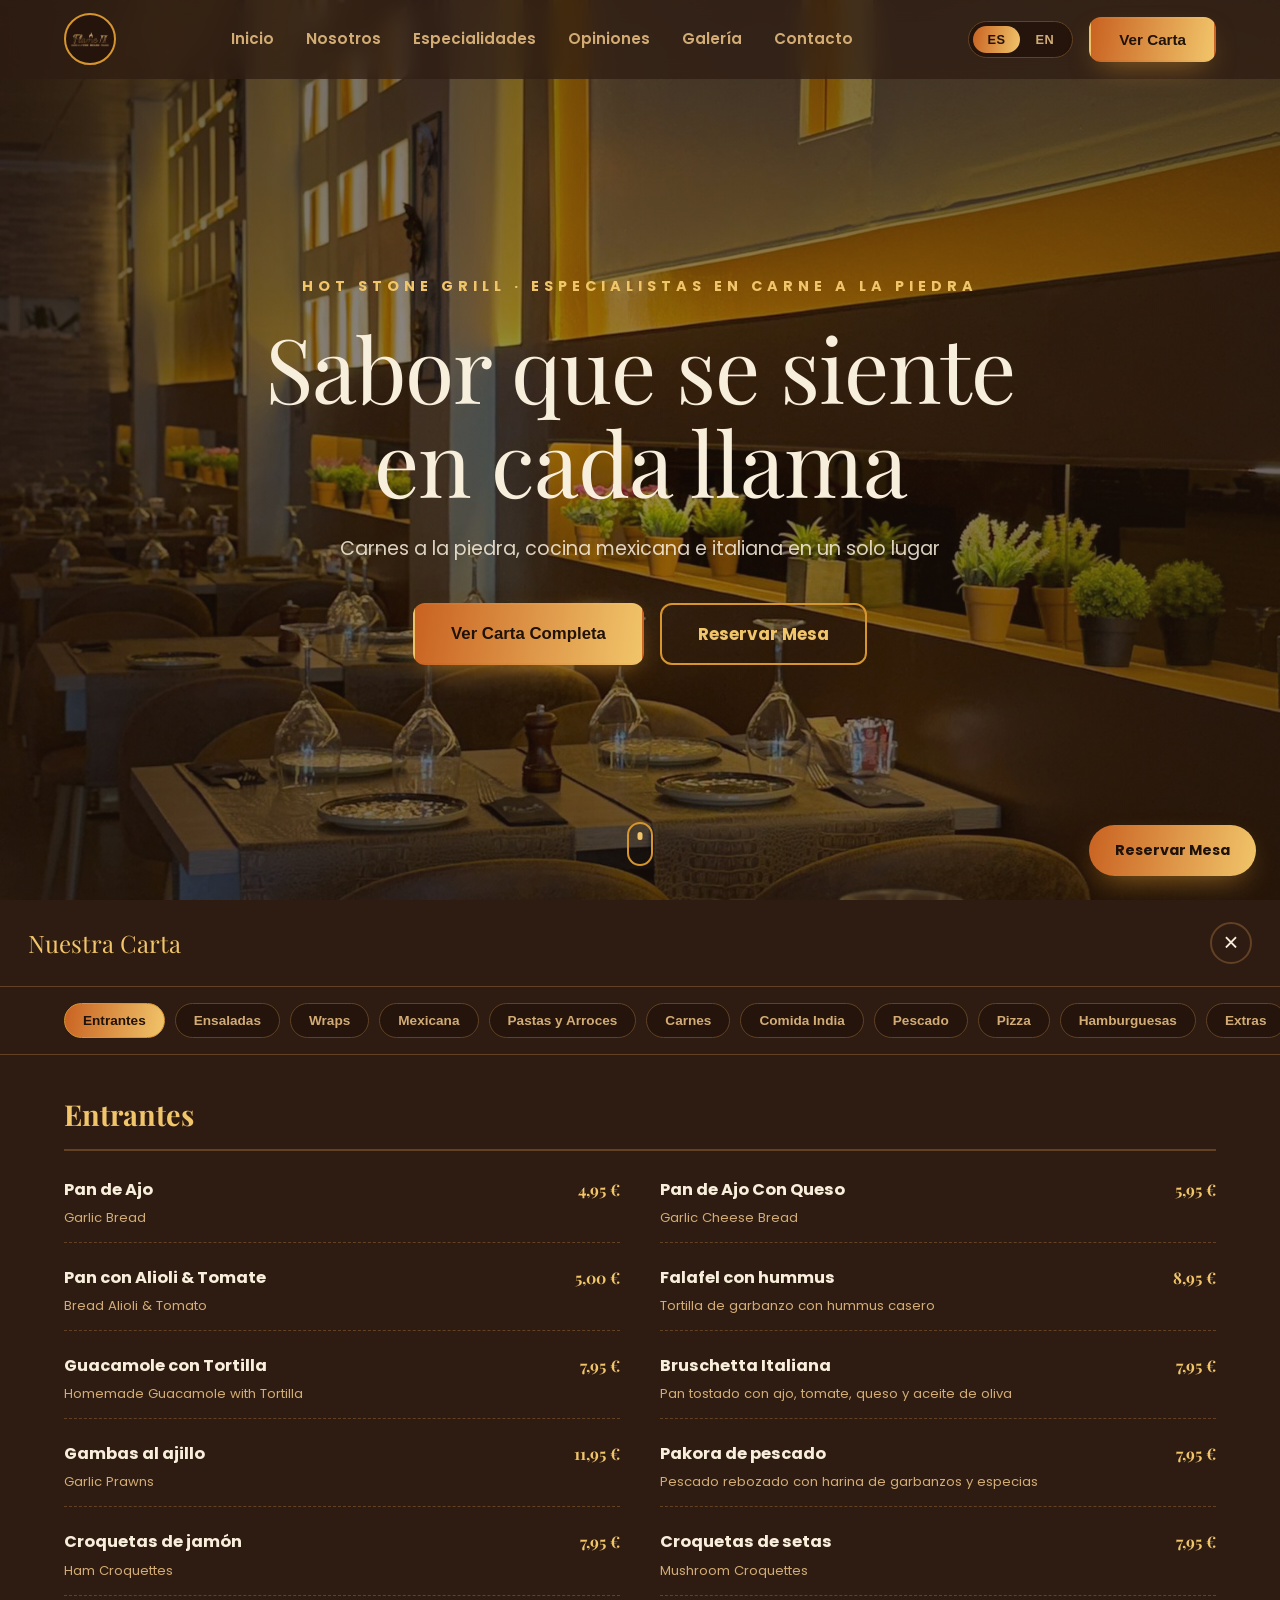
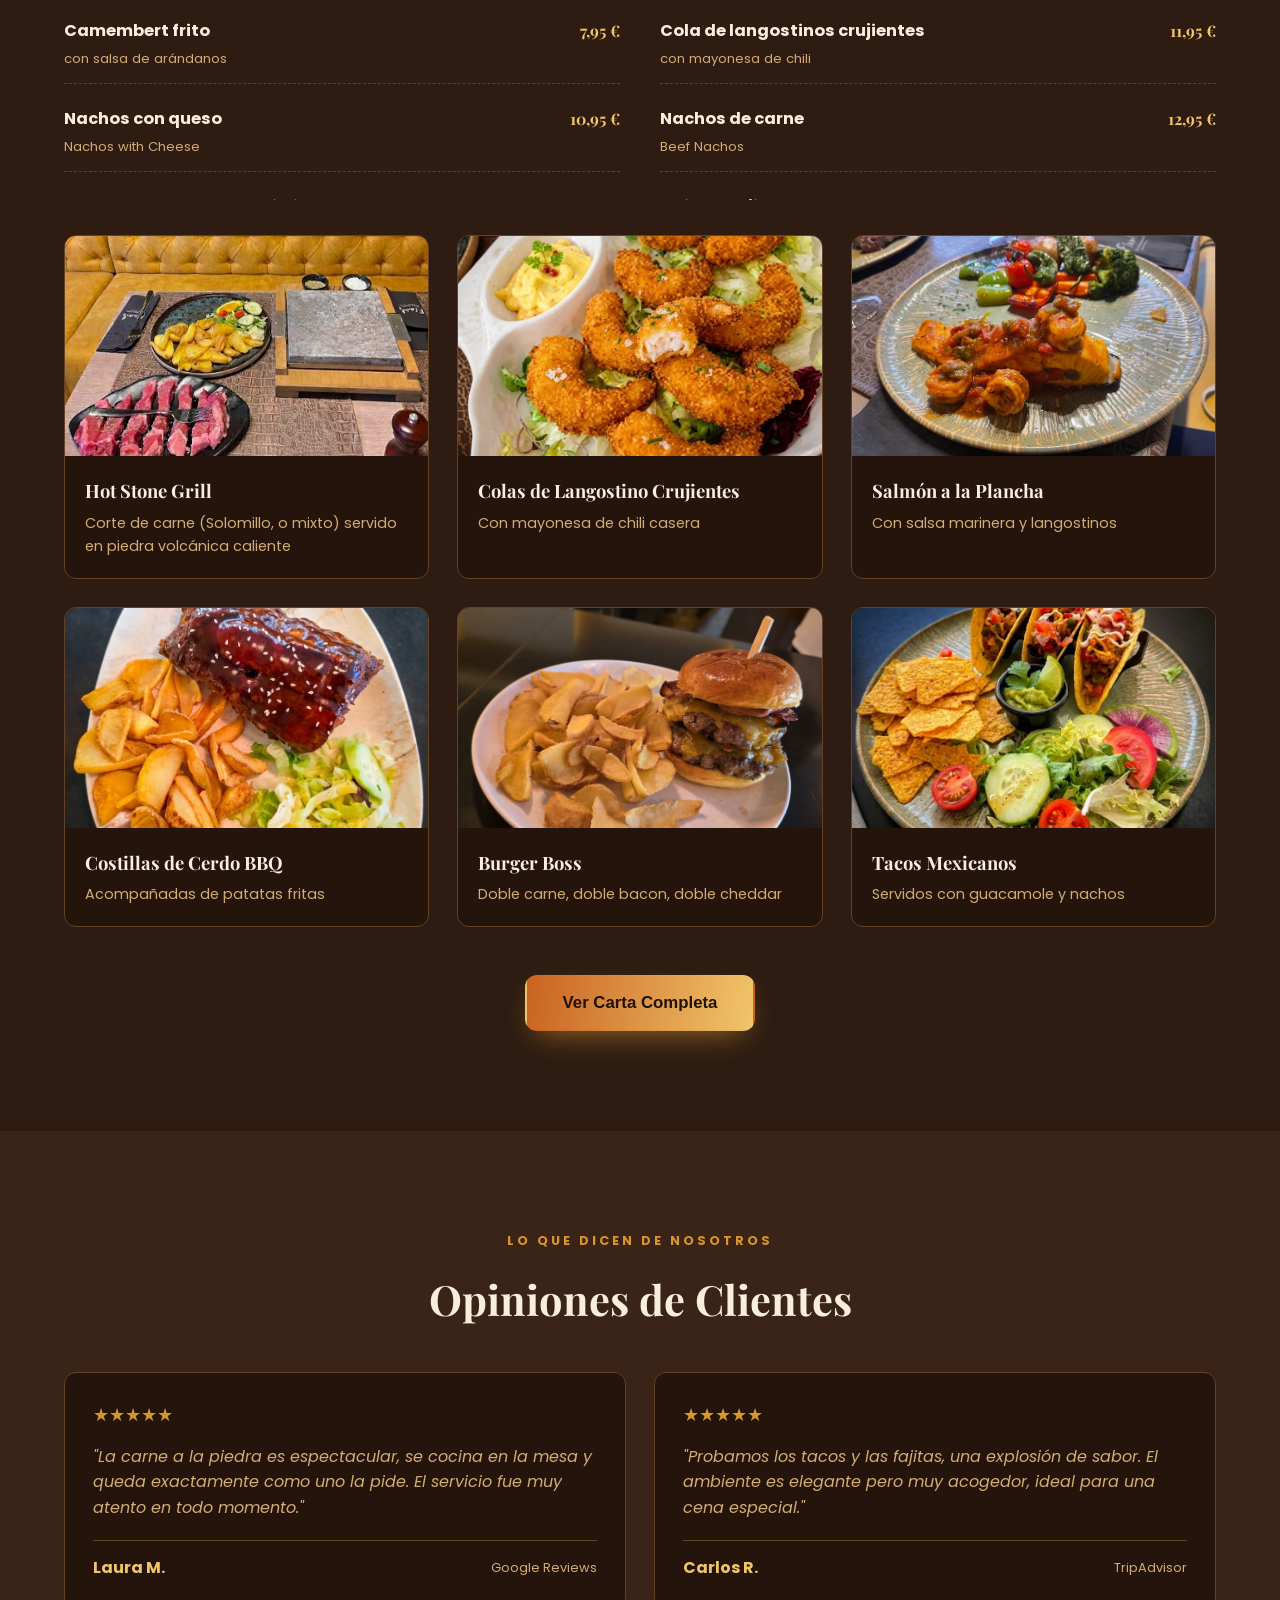
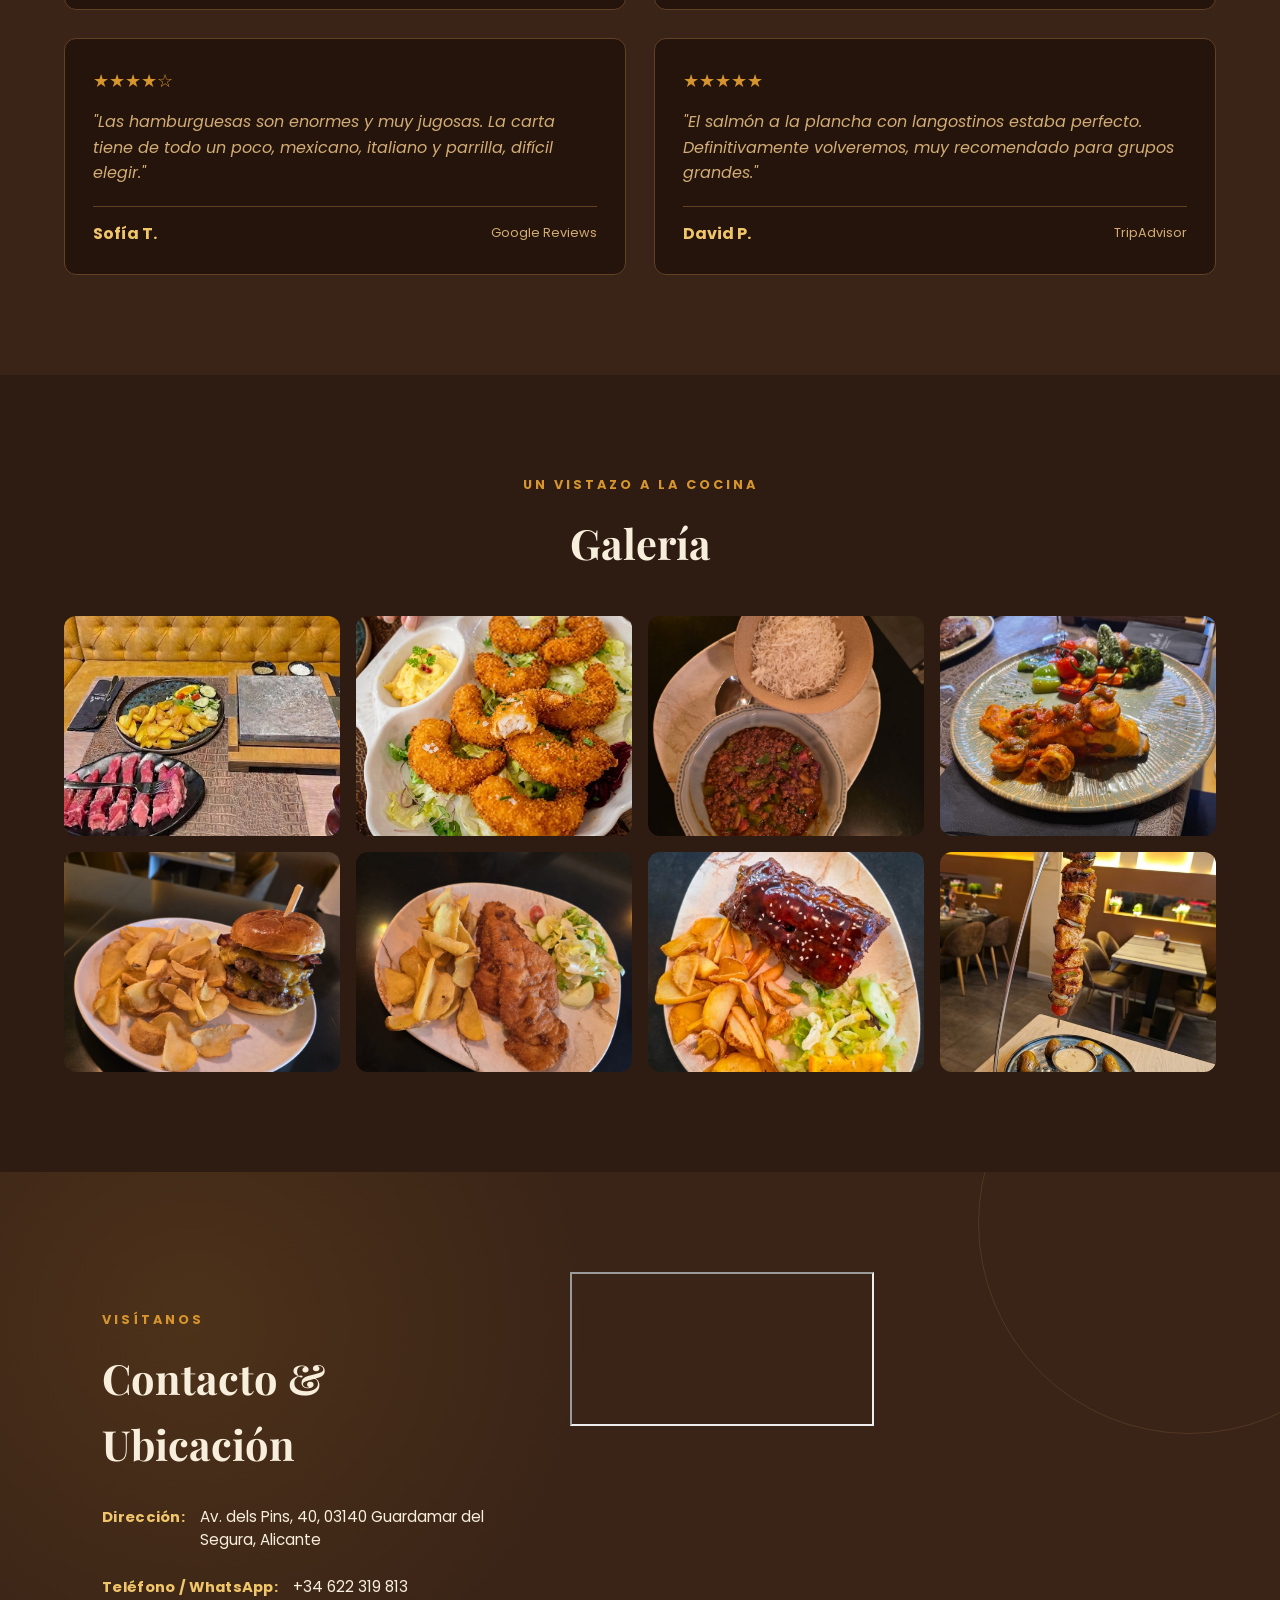
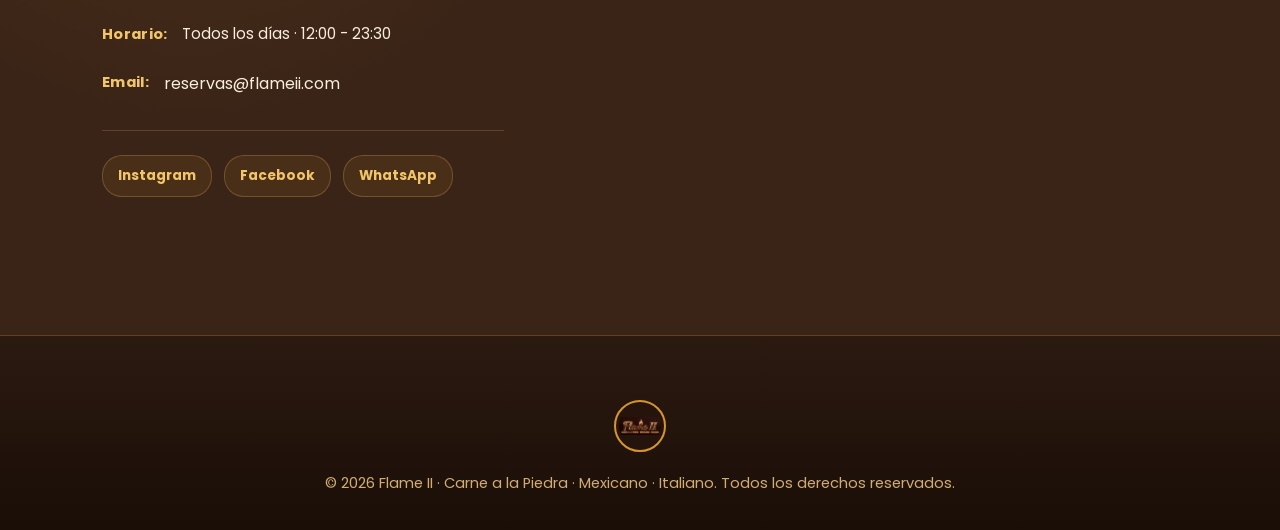
<file: flame/index (2).html>
<!DOCTYPE html>
<html lang="es">
<head>
<meta charset="UTF-8">
<meta name="viewport" content="width=device-width, initial-scale=1.0">
<title>Flame II | Carne a la Piedra · Mexicano · Italiano</title>
<link rel="preconnect" href="https://fonts.googleapis.com">
<link href="https://fonts.googleapis.com/css2?family=Playfair+Display:wght@600;700;800&family=Poppins:wght@300;400;500;600;700&display=swap" rel="stylesheet">
<link rel="stylesheet" href="style.css">
</head>
<body>

<!-- ===== HEADER ===== -->
<header class="header" id="header">
  <div class="container header-inner">
    <a href="#inicio" class="logo"><img src="img/logo1.jpg" alt="Flame II Logo" class="logo-img"></a>
    <nav class="nav" id="nav">
      <a href="#inicio" class="nav-link" data-es="Inicio" data-en="Home">Inicio</a>
      <a href="#nosotros" class="nav-link" data-es="Nosotros" data-en="About">Nosotros</a>
      <a href="#especialidades" class="nav-link" data-es="Especialidades" data-en="Specialties">Especialidades</a>
      <a href="#opiniones" class="nav-link" data-es="Opiniones" data-en="Reviews">Opiniones</a>
      <a href="#galeria" class="nav-link" data-es="Galería" data-en="Gallery">Galería</a>
      <a href="#contacto" class="nav-link" data-es="Contacto" data-en="Contact">Contacto</a>
    </nav>
    <div class="header-actions">
      <div class="lang-switch" id="langSwitch">
        <button class="lang-btn active" data-lang="es">ES</button>
        <span class="lang-sep">|</span>
        <button class="lang-btn" data-lang="en">EN</button>
      </div>
      <button class="btn btn-primary" id="openMenuBtn" data-es="Ver Carta" data-en="View Menu">Ver Carta</button>
      <button class="hamburger" id="hamburger" aria-label="Menú">
        <span></span><span></span><span></span>
      </button>
    </div>
  </div>
</header>

<!-- ===== HERO ===== -->
<section class="hero" id="inicio">
  <div class="hero-overlay"></div>
  <div class="hero-content">
    <p class="hero-kicker" data-es="Hot Stone Grill · Especialistas en Carne a la Piedra" data-en="Hot Stone Grill · Specialists in Stone-Grilled Meat">Hot Stone Grill · Especialistas en Carne a la Piedra</p>
    <h1 class="hero-title" data-es="Sabor que se siente<br>en cada llama" data-en="Flavor you can feel<br>in every flame">Sabor que se siente<br>en cada llama</h1>
    <p class="hero-subtitle" data-es="Carnes a la piedra, cocina mexicana e italiana en un solo lugar" data-en="Stone-grilled meats, Mexican and Italian cuisine all in one place">Carnes a la piedra, cocina mexicana e italiana en un solo lugar</p>
    <div class="hero-buttons">
      <button class="btn btn-primary btn-lg" id="openMenuBtnHero" data-es="Ver Carta Completa" data-en="View Full Menu">Ver Carta Completa</button>
      <a href="#contacto" class="btn btn-outline btn-lg" data-es="Reservar Mesa" data-en="Book a Table">Reservar Mesa</a>
    </div>
  </div>
  <a href="#nosotros" class="scroll-down" aria-label="Bajar">
    <span></span>
  </a>
</section>

<!-- ===== NOSOTROS ===== -->
<section class="about" id="nosotros">
  <div class="container about-grid">
    <div class="about-images">
      <img src="img/plato1.jpg" alt="Carne a la piedra Flame II" class="about-img about-img-main">
      <img src="img/plato2.jpg" alt="Plato Flame II" class="about-img about-img-small">
    </div>
    <div class="about-text">
      <p class="section-kicker" data-es="Nuestra esencia" data-en="Our essence">Nuestra esencia</p>
      <h2 class="section-title" data-es="Especialistas en Carne a la Piedra" data-en="Specialists in Stone-Grilled Meat">Especialistas en Carne a la Piedra</h2>
      <p class="about-desc" data-es="Pruebe nuestros sabrosos cortes de filete, chuletas y solomillo en nuestras piedras calientes exclusivas. Dondequiera que vea nuestro logotipo de la llama, le llevaremos su carne cortada a la perfección para que pueda disfrutarla exactamente como a usted le guste." data-en="Try our tasty cuts of steak, chops and fillet on our signature hot stones. Wherever you see our flame logo, we will bring your meat perfectly sliced so you can enjoy it just the way you like it.">
        Pruebe nuestros sabrosos cortes de filete, chuletas y solomillo en nuestras piedras
        calientes exclusivas. Dondequiera que vea nuestro logotipo de la llama, le llevaremos
        su carne cortada a la perfección para que pueda disfrutarla exactamente como a usted le guste.
      </p>
      <p class="about-desc" data-es="Fusionamos lo mejor de la cocina mexicana, italiana e india, además de nuestras parrillas y hamburguesas artesanales, en un ambiente cálido y elegante." data-en="We blend the best of Mexican, Italian and Indian cuisine, along with our grills and artisan burgers, in a warm and elegant atmosphere.">
        Fusionamos lo mejor de la cocina mexicana, italiana e india, además de nuestras
        parrillas y hamburguesas artesanales, en un ambiente cálido y elegante.
      </p>
      <div class="about-stats">
        <div class="stat">
          <span class="stat-number">100+</span>
          <span class="stat-label" data-es="Platos en la carta" data-en="Dishes on the menu">Platos en la carta</span>
        </div>
        <div class="stat">
          <span class="stat-number">4.7★</span>
          <span class="stat-label" data-es="Valoración de clientes" data-en="Customer rating">Valoración de clientes</span>
        </div>
        <div class="stat">
          <span class="stat-number">3</span>
          <span class="stat-label" data-es="Cocinas: Mex · IT · Grill" data-en="Cuisines: Mex · IT · Grill">Cocinas: Mex · IT · Grill</span>
        </div>
      </div>
    </div>
  </div>
</section>

<!-- ===== ESPECIALIDADES ===== -->
<section class="specialties" id="especialidades">
  <div class="container">
    <p class="section-kicker center" data-es="Lo más pedido" data-en="Most popular">Lo más pedido</p>
    <h2 class="section-title center" data-es="Nuestras Especialidades" data-en="Our Specialties">Nuestras Especialidades</h2>
    <div class="specialties-grid">
      <div class="specialty-card">
        <img src="img/plato9.jpg" alt="Carne a la piedra">
        <div class="specialty-info">
          <h3 data-es="Hot Stone Grill" data-en="Hot Stone Grill">Hot Stone Grill</h3>
          <p data-es="Corte de carne (Solomillo, o mixto) servido en piedra volcánica caliente" data-en="Cut of meat (sirloin or mixed) served on a hot volcanic stone">Corte de carne (Solomillo, o mixto) servido en piedra volcánica caliente</p>
        </div>
      </div>
      <div class="specialty-card">
        <img src="img/plato10.jpg" alt="Camarones crujientes">
        <div class="specialty-info">
          <h3 data-es="Colas de Langostino Crujientes" data-en="Crispy Prawn Tails">Colas de Langostino Crujientes</h3>
          <p data-es="Con mayonesa de chili casera" data-en="With homemade chilli mayonnaise">Con mayonesa de chili casera</p>
        </div>
      </div>
      <div class="specialty-card">
        <img src="img/plato4.jpg" alt="Salmón a la plancha">
        <div class="specialty-info">
          <h3 data-es="Salmón a la Plancha" data-en="Grilled Salmon">Salmón a la Plancha</h3>
          <p data-es="Con salsa marinera y langostinos" data-en="With marinara sauce and king prawns">Con salsa marinera y langostinos</p>
        </div>
      </div>
      <div class="specialty-card">
        <img src="img/plato7.jpg" alt="Costillas BBQ">
        <div class="specialty-info">
          <h3 data-es="Costillas de Cerdo BBQ" data-en="BBQ Pork Ribs">Costillas de Cerdo BBQ</h3>
          <p data-es="Acompañadas de patatas fritas" data-en="Served with fries">Acompañadas de patatas fritas</p>
        </div>
      </div>
      <div class="specialty-card">
        <img src="img/plato5.jpg" alt="Burger Boss">
        <div class="specialty-info">
          <h3 data-es="Burger Boss" data-en="Boss Burger">Burger Boss</h3>
          <p data-es="Doble carne, doble bacon, doble cheddar" data-en="Double beef, double bacon, double cheddar">Doble carne, doble bacon, doble cheddar</p>
        </div>
      </div>
      <div class="specialty-card">
        <img src="img/plato1.jpg" alt="Tacos mexicanos">
        <div class="specialty-info">
          <h3 data-es="Tacos Mexicanos" data-en="Mexican Tacos">Tacos Mexicanos</h3>
          <p data-es="Servidos con guacamole y nachos" data-en="Served with guacamole and nachos">Servidos con guacamole y nachos</p>
        </div>
      </div>
    </div>
    <div class="specialties-cta">
      <button class="btn btn-primary btn-lg" id="openMenuBtnSpec" data-es="Ver Carta Completa" data-en="View Full Menu">Ver Carta Completa</button>
    </div>
  </div>
</section>

<!-- ===== OPINIONES ===== -->
<section class="reviews" id="opiniones">
  <div class="container">
    <p class="section-kicker center" data-es="Lo que dicen de nosotros" data-en="What people say about us">Lo que dicen de nosotros</p>
    <h2 class="section-title center" data-es="Opiniones de Clientes" data-en="Customer Reviews">Opiniones de Clientes</h2>
    <div class="reviews-grid">
      <div class="review-card">
        <div class="review-stars">★★★★★</div>
        <p class="review-text" data-es="&quot;La carne a la piedra es espectacular, se cocina en la mesa y queda exactamente como uno la pide. El servicio fue muy atento en todo momento.&quot;" data-en="&quot;The stone-grilled meat is spectacular, it's cooked right at the table and turns out exactly as you order it. The service was very attentive the whole time.&quot;">"La carne a la piedra es espectacular, se cocina en la mesa y queda exactamente como uno la pide. El servicio fue muy atento en todo momento."</p>
        <div class="review-author">
          <span class="review-name">Laura M.</span>
          <span class="review-source">Google Reviews</span>
        </div>
      </div>
      <div class="review-card">
        <div class="review-stars">★★★★★</div>
        <p class="review-text" data-es="&quot;Probamos los tacos y las fajitas, una explosión de sabor. El ambiente es elegante pero muy acogedor, ideal para una cena especial.&quot;" data-en="&quot;We tried the tacos and fajitas, an explosion of flavor. The atmosphere is elegant yet cozy, perfect for a special dinner.&quot;">"Probamos los tacos y las fajitas, una explosión de sabor. El ambiente es elegante pero muy acogedor, ideal para una cena especial."</p>
        <div class="review-author">
          <span class="review-name">Carlos R.</span>
          <span class="review-source">TripAdvisor</span>
        </div>
      </div>
      <div class="review-card">
        <div class="review-stars">★★★★☆</div>
        <p class="review-text" data-es="&quot;Las hamburguesas son enormes y muy jugosas. La carta tiene de todo un poco, mexicano, italiano y parrilla, difícil elegir.&quot;" data-en="&quot;The burgers are huge and very juicy. The menu has a bit of everything, Mexican, Italian and grill, hard to choose.&quot;">"Las hamburguesas son enormes y muy jugosas. La carta tiene de todo un poco, mexicano, italiano y parrilla, difícil elegir."</p>
        <div class="review-author">
          <span class="review-name">Sofía T.</span>
          <span class="review-source">Google Reviews</span>
        </div>
      </div>
      <div class="review-card">
        <div class="review-stars">★★★★★</div>
        <p class="review-text" data-es="&quot;El salmón a la plancha con langostinos estaba perfecto. Definitivamente volveremos, muy recomendado para grupos grandes.&quot;" data-en="&quot;The grilled salmon with king prawns was perfect. We'll definitely be back, highly recommended for large groups.&quot;">"El salmón a la plancha con langostinos estaba perfecto. Definitivamente volveremos, muy recomendado para grupos grandes."</p>
        <div class="review-author">
          <span class="review-name">David P.</span>
          <span class="review-source">TripAdvisor</span>
        </div>
      </div>
    </div>
  </div>
</section>

<!-- ===== GALERIA ===== -->
<section class="gallery" id="galeria">
  <div class="container">
    <p class="section-kicker center" data-es="Un vistazo a la cocina" data-en="A glimpse into our kitchen">Un vistazo a la cocina</p>
    <h2 class="section-title center" data-es="Galería" data-en="Gallery">Galería</h2>
    <div class="gallery-grid">
      <img src="img/plato9.jpg" alt="Plato Flame II" class="gallery-img">
      <img src="img/plato10.jpg" alt="Plato Flame II" class="gallery-img">
      <img src="img/plato3.jpg" alt="Plato Flame II" class="gallery-img">
      <img src="img/plato4.jpg" alt="Plato Flame II" class="gallery-img">
      <img src="img/plato5.jpg" alt="Plato Flame II" class="gallery-img">
      <img src="img/plato6.jpg" alt="Plato Flame II" class="gallery-img">
      <img src="img/plato7.jpg" alt="Plato Flame II" class="gallery-img">
      <img src="img/plato8.jpg" alt="Plato Flame II" class="gallery-img">
    </div>
  </div>
</section>

<!-- ===== CONTACTO ===== -->
<section class="contact" id="contacto">
  <div class="container contact-grid">
    <div class="contact-info">
      <p class="section-kicker" data-es="Visítanos" data-en="Visit Us">Visítanos</p>
      <h2 class="section-title" data-es="Contacto & Ubicación" data-en="Contact & Location">Contacto & Ubicación</h2>
      <ul class="contact-list">
        <li><strong data-es="Dirección:" data-en="Address:">Dirección:</strong> <span data-es="Av. dels Pins, 40, 03140 Guardamar del Segura, Alicante" data-en="Av. dels Pins, 40, 03140 Guardamar del Segura, Alicante">Av. dels Pins, 40, 03140 Guardamar del Segura, Alicante</span></li>
        <li><strong data-es="Teléfono / WhatsApp:" data-en="Phone / WhatsApp:">Teléfono / WhatsApp:</strong> <a href="https://wa.me/34622319813" target="_blank" rel="noopener">+34 622 319 813</a></li>
        <li><strong data-es="Horario:" data-en="Hours:">Horario:</strong> <span data-es="Todos los días · 12:00 - 23:30" data-en="Every day · 12:00 PM - 11:30 PM">Todos los días · 12:00 - 23:30</span></li>
        <li><strong data-es="Email:" data-en="Email:">Email:</strong> reservas@flameii.com</li>
      </ul>
      <div class="social-links">
        <a href="https://www.instagram.com/flameiiguardamar?igsi=b3k5N3YyNXpnM2N2" aria-label="Instagram">Instagram</a>
        <a href="https://www.facebook.com/share/1DKPMh4JNx/" aria-label="Facebook">Facebook</a>
        <a href="https://wa.me/34622319813" target="_blank" rel="noopener" aria-label="WhatsApp">WhatsApp</a>
      </div>
    </div>
    <div class="contact-map">
      <iframe
        title="Ubicación Flame II"
        loading="lazy"
        referrerpolicy="no-referrer-when-downgrade"
        src="https://www.google.com/maps?q=Av.+dels+Pins,+40,+03140+Guardamar+del+Segura,+Alicante&output=embed">
      </iframe>
    </div>
  </div>
</section>

<!-- ===== FOOTER ===== -->
<footer class="footer">
  <div class="container footer-inner">
    <div class="logo footer-logo"><img src="img/logo.jpg" alt="Flame II Logo" class="logo-img"></div>
    <p data-es="© 2026 Flame II · Carne a la Piedra · Mexicano · Italiano. Todos los derechos reservados." data-en="© 2026 Flame II · Stone-Grilled Meat · Mexican · Italian. All rights reserved.">&copy; 2026 Flame II · Carne a la Piedra · Mexicano · Italiano. Todos los derechos reservados.</p>
  </div>
</footer>

<!-- ===== MODAL MENU PANTALLA COMPLETA ===== -->
<div class="menu-modal" id="menuModal">
  <div class="menu-modal-header">
    <span class="menu-modal-title" data-es="Nuestra Carta" data-en="Our Menu">Nuestra Carta</span>
    <button class="menu-modal-close" id="closeMenuBtn" aria-label="Cerrar menú">&times;</button>
  </div>
  <div class="menu-filter-bar">
    <div class="container menu-filter-inner">
          <button class="menu-filter-btn active" data-category="entrantes" data-es="Entrantes" data-en="Starters">Entrantes</button>
          <button class="menu-filter-btn" data-category="ensaladas" data-es="Ensaladas" data-en="Salads">Ensaladas</button>
          <button class="menu-filter-btn" data-category="wraps" data-es="Wraps" data-en="Wraps">Wraps</button>
          <button class="menu-filter-btn" data-category="mexicana" data-es="Mexicana" data-en="Mexican">Mexicana</button>
          <button class="menu-filter-btn" data-category="pastas-y-arroces" data-es="Pastas y Arroces" data-en="Pasta & Rice">Pastas y Arroces</button>
          <button class="menu-filter-btn" data-category="carnes" data-es="Carnes" data-en="Meat">Carnes</button>
          <button class="menu-filter-btn" data-category="comida-india" data-es="Comida India" data-en="Indian Food">Comida India</button>
          <button class="menu-filter-btn" data-category="pescado" data-es="Pescado" data-en="Fish">Pescado</button>
          <button class="menu-filter-btn" data-category="pizza" data-es="Pizza" data-en="Pizza">Pizza</button>
          <button class="menu-filter-btn" data-category="hamburguesas" data-es="Hamburguesas" data-en="Burgers">Hamburguesas</button>
          <button class="menu-filter-btn" data-category="extras" data-es="Extras" data-en="Extras">Extras</button>
          <button class="menu-filter-btn" data-category="menu-infantil" data-es="Menú Infantil" data-en="Kids Menu">Menú Infantil</button>
    </div>
  </div>
  <div class="menu-modal-body container">

        <div class="menu-category" id="entrantes" data-category="entrantes">
          <h3 class="menu-category-title" data-es="Entrantes" data-en="Starters">Entrantes</h3>
          <div class="menu-items-grid">
              <div class="menu-item">
                <div class="menu-item-info">
                  <h4 data-es="Pan de Ajo" data-en="Garlic Bread">Pan de Ajo</h4>
                  <p class="menu-item-desc" data-es="Garlic Bread" data-en="" >Garlic Bread</p>
                </div>
                <span class="menu-item-price">4,95 €</span>
              </div>
              <div class="menu-item">
                <div class="menu-item-info">
                  <h4 data-es="Pan de Ajo Con Queso" data-en="Garlic Cheese Bread">Pan de Ajo Con Queso</h4>
                  <p class="menu-item-desc" data-es="Garlic Cheese Bread" data-en="" >Garlic Cheese Bread</p>
                </div>
                <span class="menu-item-price">5,95 €</span>
              </div>
              <div class="menu-item">
                <div class="menu-item-info">
                  <h4 data-es="Pan con Alioli & Tomate" data-en="Bread Alioli & Tomato">Pan con Alioli & Tomate</h4>
                  <p class="menu-item-desc" data-es="Bread Alioli & Tomato" data-en="" >Bread Alioli & Tomato</p>
                </div>
                <span class="menu-item-price">5,00 €</span>
              </div>
              <div class="menu-item">
                <div class="menu-item-info">
                  <h4 data-es="Falafel con hummus" data-en="Falafel with Hummus">Falafel con hummus</h4>
                  <p class="menu-item-desc" data-es="Tortilla de garbanzo con hummus casero" data-en="Chickpea patty with homemade hummus" >Tortilla de garbanzo con hummus casero</p>
                </div>
                <span class="menu-item-price">8,95 €</span>
              </div>
              <div class="menu-item">
                <div class="menu-item-info">
                  <h4 data-es="Guacamole con Tortilla" data-en="Guacamole with Tortilla">Guacamole con Tortilla</h4>
                  <p class="menu-item-desc" data-es="Homemade Guacamole with Tortilla" data-en="Homemade guacamole with tortilla chips" >Homemade Guacamole with Tortilla</p>
                </div>
                <span class="menu-item-price">7,95 €</span>
              </div>
              <div class="menu-item">
                <div class="menu-item-info">
                  <h4 data-es="Bruschetta Italiana" data-en="Italian Bruschetta">Bruschetta Italiana</h4>
                  <p class="menu-item-desc" data-es="Pan tostado con ajo, tomate, queso y aceite de oliva" data-en="Toasted bread with garlic, tomato, cheese and olive oil" >Pan tostado con ajo, tomate, queso y aceite de oliva</p>
                </div>
                <span class="menu-item-price">7,95 €</span>
              </div>
              <div class="menu-item">
                <div class="menu-item-info">
                  <h4 data-es="Gambas al ajillo" data-en="Garlic Prawns">Gambas al ajillo</h4>
                  <p class="menu-item-desc" data-es="Garlic Prawns" data-en="" >Garlic Prawns</p>
                </div>
                <span class="menu-item-price">11,95 €</span>
              </div>
              <div class="menu-item">
                <div class="menu-item-info">
                  <h4 data-es="Pakora de pescado" data-en="Fish Pakora">Pakora de pescado</h4>
                  <p class="menu-item-desc" data-es="Pescado rebozado con harina de garbanzos y especias" data-en="Fish coated in chickpea flour and spices" >Pescado rebozado con harina de garbanzos y especias</p>
                </div>
                <span class="menu-item-price">7,95 €</span>
              </div>
              <div class="menu-item">
                <div class="menu-item-info">
                  <h4 data-es="Croquetas de jamón" data-en="Ham Croquettes">Croquetas de jamón</h4>
                  <p class="menu-item-desc" data-es="Ham Croquettes" data-en="" >Ham Croquettes</p>
                </div>
                <span class="menu-item-price">7,95 €</span>
              </div>
              <div class="menu-item">
                <div class="menu-item-info">
                  <h4 data-es="Croquetas de setas" data-en="Mushroom Croquettes">Croquetas de setas</h4>
                  <p class="menu-item-desc" data-es="Mushroom Croquettes" data-en="" >Mushroom Croquettes</p>
                </div>
                <span class="menu-item-price">7,95 €</span>
              </div>
              <div class="menu-item">
                <div class="menu-item-info">
                  <h4 data-es="Camembert frito" data-en="Fried Camembert">Camembert frito</h4>
                  <p class="menu-item-desc" data-es="con salsa de arándanos" data-en="with cranberry sauce" >con salsa de arándanos</p>
                </div>
                <span class="menu-item-price">7,95 €</span>
              </div>
              <div class="menu-item">
                <div class="menu-item-info">
                  <h4 data-es="Cola de langostinos crujientes" data-en="Crispy Prawn Tails">Cola de langostinos crujientes</h4>
                  <p class="menu-item-desc" data-es="con mayonesa de chili" data-en="with chilli mayonnaise" >con mayonesa de chili</p>
                </div>
                <span class="menu-item-price">11,95 €</span>
              </div>
              <div class="menu-item">
                <div class="menu-item-info">
                  <h4 data-es="Nachos con queso" data-en="Nachos with Cheese">Nachos con queso</h4>
                  <p class="menu-item-desc" data-es="Nachos with Cheese" data-en="" >Nachos with Cheese</p>
                </div>
                <span class="menu-item-price">10,95 €</span>
              </div>
              <div class="menu-item">
                <div class="menu-item-info">
                  <h4 data-es="Nachos de carne" data-en="Beef Nachos">Nachos de carne</h4>
                  <p class="menu-item-desc" data-es="Beef Nachos" data-en="" >Beef Nachos</p>
                </div>
                <span class="menu-item-price">12,95 €</span>
              </div>
              <div class="menu-item">
                <div class="menu-item-info">
                  <h4 data-es="Calamar Andaluz con Alioli" data-en="Andalusian Squid with Alioli">Calamar Andaluz con Alioli</h4>
                  <p class="menu-item-desc" data-es="Andalusian squid with alioli" data-en="" >Andalusian squid with alioli</p>
                </div>
                <span class="menu-item-price">11,95 €</span>
              </div>
              <div class="menu-item">
                <div class="menu-item-info">
                  <h4 data-es="Onion Bhaji" data-en="Onion Bhaji">Onion Bhaji</h4>
                  <p class="menu-item-desc" data-es="Cebolla rebozada con harina de garbanzos y especias" data-en="Battered onion with chickpea flour and spices" >Cebolla rebozada con harina de garbanzos y especias</p>
                </div>
                <span class="menu-item-price">4,95 €</span>
              </div>
              <div class="menu-item">
                <div class="menu-item-info">
                  <h4 data-es="Samosa de verdura" data-en="Vegetable Samosa">Samosa de verdura</h4>
                  <p class="menu-item-desc" data-es="Vegetable Samosa" data-en="" >Vegetable Samosa</p>
                </div>
                <span class="menu-item-price">5,95 €</span>
              </div>
              <div class="menu-item">
                <div class="menu-item-info">
                  <h4 data-es="Samosa de carne" data-en="Meat Samosa">Samosa de carne</h4>
                  <p class="menu-item-desc" data-es="Meat Samosa" data-en="" >Meat Samosa</p>
                </div>
                <span class="menu-item-price">6,95 €</span>
              </div>
              <div class="menu-item">
                <div class="menu-item-info">
                  <h4 data-es="Patatas bravas" data-en="Spicy Potatoes">Patatas bravas</h4>
                  <p class="menu-item-desc" data-es="Spicy Potatoes" data-en="" >Spicy Potatoes</p>
                </div>
                <span class="menu-item-price">8,50 €</span>
              </div>
              <div class="menu-item">
                <div class="menu-item-info">
                  <h4 data-es="Pulpo al horno" data-en="Roasted Octopus">Pulpo al horno</h4>
                  <p class="menu-item-desc" data-es="Roasted Octopus" data-en="" >Roasted Octopus</p>
                </div>
                <span class="menu-item-price">14,95 €</span>
              </div>
              <div class="menu-item">
                <div class="menu-item-info">
                  <h4 data-es="Alitas de pollo" data-en="Chicken Wings">Alitas de pollo</h4>
                  <p class="menu-item-desc" data-es="Chicken Wings" data-en="" >Chicken Wings</p>
                </div>
                <span class="menu-item-price">7,95 €</span>
              </div>
              <div class="menu-item">
                <div class="menu-item-info">
                  <h4 data-es="Rollitos primavera" data-en="Spring Rolls">Rollitos primavera</h4>
                  <p class="menu-item-desc" data-es="Spring Rolls" data-en="" >Spring Rolls</p>
                </div>
                <span class="menu-item-price">6,95 €</span>
              </div>
              <div class="menu-item">
                <div class="menu-item-info">
                  <h4 data-es="Jalapeños rellenos de queso" data-en="Cheese-Stuffed Jalapeños">Jalapeños rellenos de queso</h4>
                  <p class="menu-item-desc" data-es="Cheese-Stuffed Jalapeños" data-en="" >Cheese-Stuffed Jalapeños</p>
                </div>
                <span class="menu-item-price">6,95 €</span>
              </div>
              <div class="menu-item">
                <div class="menu-item-info">
                  <h4 data-es="Pollo Pakora" data-en="Chicken Pakora">Pollo Pakora</h4>
                  <p class="menu-item-desc" data-es="Chicken Pakora" data-en="" >Chicken Pakora</p>
                </div>
                <span class="menu-item-price">6,95 €</span>
              </div>
          </div>
        </div>

        <div class="menu-category" id="ensaladas" data-category="ensaladas">
          <h3 class="menu-category-title" data-es="Ensaladas" data-en="Salads">Ensaladas</h3>
          <div class="menu-items-grid">
              <div class="menu-item">
                <div class="menu-item-info">
                  <h4 data-es="Ensalada César" data-en="Caesar Salad">Ensalada César</h4>
                  <p class="menu-item-desc" data-es="Lechuga variada, tomate, pollo, picatostes, parmesano con salsa César" data-en="Mixed lettuce, tomato, chicken, croutons, parmesan with Caesar dressing" >Lechuga variada, tomate, pollo, picatostes, parmesano con salsa César</p>
                </div>
                <span class="menu-item-price">12,95 €</span>
              </div>
              <div class="menu-item">
                <div class="menu-item-info">
                  <h4 data-es="Ensalada Griega" data-en="Greek Salad">Ensalada Griega</h4>
                  <p class="menu-item-desc" data-es="Pimiento rojo y verde, cebolla, aceitunas negras, pepino, maíz y queso feta" data-en="Red and green pepper, onion, black olives, cucumber, sweetcorn, feta cheese" >Pimiento rojo y verde, cebolla, aceitunas negras, pepino, maíz y queso feta</p>
                </div>
                <span class="menu-item-price">11,95 €</span>
              </div>
              <div class="menu-item">
                <div class="menu-item-info">
                  <h4 data-es="Ensalada de Burrata" data-en="Burrata Salad">Ensalada de Burrata</h4>
                  <p class="menu-item-desc" data-es="Tomates cherry con burrata fresca y pesto" data-en="Cherry tomatoes with fresh burrata and pesto" >Tomates cherry con burrata fresca y pesto</p>
                </div>
                <span class="menu-item-price">11,95 €</span>
              </div>
          </div>
        </div>

        <div class="menu-category" id="wraps" data-category="wraps">
          <h3 class="menu-category-title" data-es="Wraps" data-en="Wraps">Wraps</h3>
          <div class="menu-items-grid">
              <div class="menu-item">
                <div class="menu-item-info">
                  <h4 data-es="Flame Wrap" data-en="Flame Wrap">Flame Wrap</h4>
                  <p class="menu-item-desc" data-es="Tiras de pollo, lechuga, tomate y salsa de la casa" data-en="Chicken goujons, lettuce, tomato & house sauce" >Tiras de pollo, lechuga, tomate y salsa de la casa</p>
                </div>
                <span class="menu-item-price">13,95 €</span>
              </div>
              <div class="menu-item">
                <div class="menu-item-info">
                  <h4 data-es="The Spicy Wrap" data-en="The Spicy Wrap">The Spicy Wrap</h4>
                  <p class="menu-item-desc" data-es="Tiras de pollo, jalapeños, lechuga y salsa picante" data-en="Chicken goujons, jalapeños, lettuce & spicy sauce" >Tiras de pollo, jalapeños, lechuga y salsa picante</p>
                </div>
                <span class="menu-item-price">13,95 €</span>
              </div>
              <div class="menu-item">
                <div class="menu-item-info">
                  <h4 data-es="The Falafel Wrap" data-en="The Falafel Wrap">The Falafel Wrap</h4>
                  <p class="menu-item-desc" data-es="Falafel, lechuga, hummus, cebolla roja y salsa de la casa, servido con patatas fritas y ensalada" data-en="Falafel, lettuce, hummus, red onion & house sauce, served with fries & salad" >Falafel, lechuga, hummus, cebolla roja y salsa de la casa, servido con patatas fritas y ensalada</p>
                </div>
                <span class="menu-item-price">13,95 €</span>
              </div>
          </div>
        </div>

        <div class="menu-category" id="mexicana" data-category="mexicana">
          <h3 class="menu-category-title" data-es="Mexicana" data-en="Mexican">Mexicana</h3>
          <div class="menu-items-grid">
              <div class="menu-item">
                <div class="menu-item-info">
                  <h4 data-es="Fajitas de Pollo" data-en="Chicken Fajitas">Fajitas de Pollo</h4>
                  <p class="menu-item-desc" data-es="Chicken Fajitas" data-en="" >Chicken Fajitas</p>
                </div>
                <span class="menu-item-price">14,95 €</span>
              </div>
              <div class="menu-item">
                <div class="menu-item-info">
                  <h4 data-es="Fajitas de Ternera" data-en="Beef Fajitas">Fajitas de Ternera</h4>
                  <p class="menu-item-desc" data-es="Beef Fajitas" data-en="" >Beef Fajitas</p>
                </div>
                <span class="menu-item-price">15,95 €</span>
              </div>
              <div class="menu-item">
                <div class="menu-item-info">
                  <h4 data-es="Fajitas de Verduras" data-en="Vegetable Fajitas">Fajitas de Verduras</h4>
                  <p class="menu-item-desc" data-es="Vegetable Fajitas" data-en="" >Vegetable Fajitas</p>
                </div>
                <span class="menu-item-price">13,95 €</span>
              </div>
              <div class="menu-item">
                <div class="menu-item-info">
                  <h4 data-es="Fajitas de Gamba" data-en="Prawn Fajitas">Fajitas de Gamba</h4>
                  <p class="menu-item-desc" data-es="Prawn Fajitas" data-en="" >Prawn Fajitas</p>
                </div>
                <span class="menu-item-price">16,95 €</span>
              </div>
              <div class="menu-item">
                <div class="menu-item-info">
                  <h4 data-es="Quesadilla de Pollo" data-en="Chicken Quesadilla">Quesadilla de Pollo</h4>
                  <p class="menu-item-desc" data-es="Chicken Quesadilla" data-en="" >Chicken Quesadilla</p>
                </div>
                <span class="menu-item-price">14,95 €</span>
              </div>
              <div class="menu-item">
                <div class="menu-item-info">
                  <h4 data-es="Quesadilla de Ternera" data-en="Beef Quesadilla">Quesadilla de Ternera</h4>
                  <p class="menu-item-desc" data-es="Beef Quesadilla" data-en="" >Beef Quesadilla</p>
                </div>
                <span class="menu-item-price">13,95 €</span>
              </div>
              <div class="menu-item">
                <div class="menu-item-info">
                  <h4 data-es="Burrito de Pollo" data-en="Chicken Burrito">Burrito de Pollo</h4>
                  <p class="menu-item-desc" data-es="servido con patatas fritas" data-en="served with fries" >servido con patatas fritas</p>
                </div>
                <span class="menu-item-price">14,95 €</span>
              </div>
              <div class="menu-item">
                <div class="menu-item-info">
                  <h4 data-es="Burrito de Ternera" data-en="Beef Burrito">Burrito de Ternera</h4>
                  <p class="menu-item-desc" data-es="servido con patatas fritas" data-en="served with fries" >servido con patatas fritas</p>
                </div>
                <span class="menu-item-price">15,95 €</span>
              </div>
              <div class="menu-item">
                <div class="menu-item-info">
                  <h4 data-es="Chilli Con Carne" data-en="Chilli Con Carne">Chilli Con Carne</h4>
                  <p class="menu-item-desc" data-es="Se sirve con arroz" data-en="Served with rice" >Se sirve con arroz</p>
                </div>
                <span class="menu-item-price">14,95 €</span>
              </div>
              <div class="menu-item">
                <div class="menu-item-info">
                  <h4 data-es="Tacos de Pollo" data-en="Chicken Tacos">Tacos de Pollo</h4>
                  <p class="menu-item-desc" data-es="servido con patatas fritas" data-en="served with fries" >servido con patatas fritas</p>
                </div>
                <span class="menu-item-price">13,95 €</span>
              </div>
              <div class="menu-item">
                <div class="menu-item-info">
                  <h4 data-es="Tacos de Ternera" data-en="Beef Tacos">Tacos de Ternera</h4>
                  <p class="menu-item-desc" data-es="servido con patatas fritas" data-en="served with fries" >servido con patatas fritas</p>
                </div>
                <span class="menu-item-price">14,95 €</span>
              </div>
              <div class="menu-item">
                <div class="menu-item-info">
                  <h4 data-es="Enchiladas de Pollo" data-en="Chicken Enchiladas">Enchiladas de Pollo</h4>
                  <p class="menu-item-desc" data-es="sirve con arroz mexicano" data-en="served with Mexican rice" >sirve con arroz mexicano</p>
                </div>
                <span class="menu-item-price">14,95 €</span>
              </div>
              <div class="menu-item">
                <div class="menu-item-info">
                  <h4 data-es="Enchiladas de Ternera" data-en="Beef Enchiladas">Enchiladas de Ternera</h4>
                  <p class="menu-item-desc" data-es="sirve con arroz mexicano" data-en="served with Mexican rice" >sirve con arroz mexicano</p>
                </div>
                <span class="menu-item-price">15,95 €</span>
              </div>
          </div>
        </div>

        <div class="menu-category" id="pastas-y-arroces" data-category="pastas-y-arroces">
          <h3 class="menu-category-title" data-es="Pastas y Arroces" data-en="Pasta & Rice">Pastas y Arroces</h3>
          <div class="menu-items-grid">
              <div class="menu-item">
                <div class="menu-item-info">
                  <h4 data-es="Rissoto Fungi Porcini" data-en="Risotto Fungi Porcini">Rissoto Fungi Porcini</h4>
                  <p class="menu-item-desc" data-es="Arroz con salsa de trufa, setas y bacon" data-en="Rice with mushrooms, bacon in a truffle sauce" >Arroz con salsa de trufa, setas y bacon</p>
                </div>
                <span class="menu-item-price">14,95 €</span>
              </div>
              <div class="menu-item">
                <div class="menu-item-info">
                  <h4 data-es="Rissoto Pollo al Curry" data-en="Risotto Chicken Curry">Rissoto Pollo al Curry</h4>
                  <p class="menu-item-desc" data-es="Arroz con verduras, pollo y salsa curry" data-en="Rice with vegetables, chicken in a curry sauce" >Arroz con verduras, pollo y salsa curry</p>
                </div>
                <span class="menu-item-price">13,95 €</span>
              </div>
              <div class="menu-item">
                <div class="menu-item-info">
                  <h4 data-es="Rissoto Fruti de Mare" data-en="Risotto Fruti di Mare">Rissoto Fruti de Mare</h4>
                  <p class="menu-item-desc" data-es="Arroz con mariscos y salsa Fruti de Mare" data-en="Rice with seafood & Fruti di Mare sauce" >Arroz con mariscos y salsa Fruti de Mare</p>
                </div>
                <span class="menu-item-price">14,95 €</span>
              </div>
              <div class="menu-item">
                <div class="menu-item-info">
                  <h4 data-es="Spaghetti Bolognese" data-en="Spaghetti Bolognese">Spaghetti Bolognese</h4>
                  <p class="menu-item-desc" data-es="Espaguetis en salsa de carne y tomate" data-en="Spaghetti in a beef and tomato sauce" >Espaguetis en salsa de carne y tomate</p>
                </div>
                <span class="menu-item-price">12,95 €</span>
              </div>
              <div class="menu-item">
                <div class="menu-item-info">
                  <h4 data-es="Spaghetti Carbonara" data-en="Spaghetti Carbonara">Spaghetti Carbonara</h4>
                  <p class="menu-item-desc" data-es="Espaguetis con bacon, cebolla y salsa carbonara" data-en="Spaghetti with bacon, onion and carbonara sauce" >Espaguetis con bacon, cebolla y salsa carbonara</p>
                </div>
                <span class="menu-item-price">12,95 €</span>
              </div>
              <div class="menu-item">
                <div class="menu-item-info">
                  <h4 data-es="Spaghetti Fruti di Mare" data-en="Spaghetti Fruti di Mare">Spaghetti Fruti di Mare</h4>
                  <p class="menu-item-desc" data-es="Espaguetis con marisco y salsa Fruti de Mare" data-en="Spaghetti with seafood & Fruti di Mare sauce" >Espaguetis con marisco y salsa Fruti de Mare</p>
                </div>
                <span class="menu-item-price">14,95 €</span>
              </div>
              <div class="menu-item">
                <div class="menu-item-info">
                  <h4 data-es="Spaghetti Aglio e Olio" data-en="Spaghetti Aglio e Olio">Spaghetti Aglio e Olio</h4>
                  <p class="menu-item-desc" data-es="Espaguetis con ajo y gambas" data-en="With prawns and garlic" >Espaguetis con ajo y gambas</p>
                </div>
                <span class="menu-item-price">14,95 €</span>
              </div>
              <div class="menu-item">
                <div class="menu-item-info">
                  <h4 data-es="Rigatoni Fungi Porcini" data-en="Rigatoni Fungi Porcini">Rigatoni Fungi Porcini</h4>
                  <p class="menu-item-desc" data-es="Rigatoni con salsa de trufa, setas y bacon" data-en="Rigatoni with mushrooms, bacon in a truffle sauce" >Rigatoni con salsa de trufa, setas y bacon</p>
                </div>
                <span class="menu-item-price">14,95 €</span>
              </div>
              <div class="menu-item">
                <div class="menu-item-info">
                  <h4 data-es="Rigatoni Pollo Curry" data-en="Rigatoni Chicken Curry">Rigatoni Pollo Curry</h4>
                  <p class="menu-item-desc" data-es="Rigatoni con verduras, pollo y salsa curry" data-en="Rigatoni with vegetables, chicken in a curry sauce" >Rigatoni con verduras, pollo y salsa curry</p>
                </div>
                <span class="menu-item-price">12,95 €</span>
              </div>
              <div class="menu-item">
                <div class="menu-item-info">
                  <h4 data-es="Rigatoni Salsa Pesto" data-en="Rigatoni with Pesto Sauce">Rigatoni Salsa Pesto</h4>
                  <p class="menu-item-desc" data-es="Rigatoni with Pesto Sauce" data-en="" >Rigatoni with Pesto Sauce</p>
                </div>
                <span class="menu-item-price">10,95 €</span>
              </div>
              <div class="menu-item">
                <div class="menu-item-info">
                  <h4 data-es="Rigatoni con Salmón" data-en="Rigatoni with Salmon">Rigatoni con Salmón</h4>
                  <p class="menu-item-desc" data-es="Rigatoni with Salmon" data-en="" >Rigatoni with Salmon</p>
                </div>
                <span class="menu-item-price">15,95 €</span>
              </div>
              <div class="menu-item">
                <div class="menu-item-info">
                  <h4 data-es="Funghi Porcini con pollo al horno" data-en="Funghi Porcini Baked Chicken">Funghi Porcini con pollo al horno</h4>
                  <p class="menu-item-desc" data-es="Pollo al horno en salsa de trufa con setas" data-en="Baked chicken in truffle sauce with mushrooms" >Pollo al horno en salsa de trufa con setas</p>
                </div>
                <span class="menu-item-price">14,95 €</span>
              </div>
              <div class="menu-item">
                <div class="menu-item-info">
                  <h4 data-es="Lasagna Bolognese" data-en="Lasagna Bolognese">Lasagna Bolognese</h4>
                  <p class="menu-item-desc" data-es="Láminas de pasta horneada con bolognesa, bechamel y queso" data-en="Pasta sheets baked with bolognese, bechamel and cheese" >Láminas de pasta horneada con bolognesa, bechamel y queso</p>
                </div>
                <span class="menu-item-price">13,95 €</span>
              </div>
          </div>
        </div>

        <div class="menu-category" id="carnes" data-category="carnes">
          <h3 class="menu-category-title" data-es="Carnes" data-en="Meat">Carnes</h3>
          <div class="menu-items-grid">
              <div class="menu-item">
                <div class="menu-item-info">
                  <h4 data-es="Entrecot" data-en="Ribeye Steak">Entrecot</h4>
                  <p class="menu-item-desc" data-es="Acompañado de verduras a la plancha y patata asada" data-en="Accompanied with grilled vegetables & roast potatoes" >Acompañado de verduras a la plancha y patata asada</p>
                </div>
                <span class="menu-item-price">22,95 €</span>
              </div>
              <div class="menu-item">
                <div class="menu-item-info">
                  <h4 data-es="Solomillo de ternera" data-en="Fillet Steak">Solomillo de ternera</h4>
                  <p class="menu-item-desc" data-es="Fillet Steak" data-en="" >Fillet Steak</p>
                </div>
                <span class="menu-item-price">25,95 €</span>
              </div>
              <div class="menu-item">
                <div class="menu-item-info">
                  <h4 data-es="Parrilla Mixta" data-en="Mixed Grill">Parrilla Mixta</h4>
                  <p class="menu-item-desc" data-es="Chuleta de cordero, pechuga de pollo, entrecot y lomo de cerdo, con patatas fritas" data-en="Lamb chop, chicken breast, ribeye steak & pork loin, served with fries" >Chuleta de cordero, pechuga de pollo, entrecot y lomo de cerdo, con patatas fritas</p>
                </div>
                <span class="menu-item-price">23,95 €</span>
              </div>
              <div class="menu-item">
                <div class="menu-item-info">
                  <h4 data-es="Codillo de Cordero" data-en="Lamb Shank">Codillo de Cordero</h4>
                  <p class="menu-item-desc" data-es="Lamb Shank" data-en="Accompanied with grilled vegetables & roast potatoes" >Lamb Shank</p>
                </div>
                <span class="menu-item-price">18,95 €</span>
              </div>
              <div class="menu-item">
                <div class="menu-item-info">
                  <h4 data-es="Chuletas de cordero" data-en="Lamb Chops">Chuletas de cordero</h4>
                  <p class="menu-item-desc" data-es="Lamb Chops" data-en="Accompanied with grilled vegetables & roast potatoes" >Lamb Chops</p>
                </div>
                <span class="menu-item-price">19,95 €</span>
              </div>
              <div class="menu-item">
                <div class="menu-item-info">
                  <h4 data-es="Schnitzel de Cerdo" data-en="Pork Schnitzel">Schnitzel de Cerdo</h4>
                  <p class="menu-item-desc" data-es="con salsa al gusto de pimienta o champiñones, patatas fritas" data-en="with sauce of choice: pepper or mushroom, served with fries" >con salsa al gusto de pimienta o champiñones, patatas fritas</p>
                </div>
                <span class="menu-item-price">15,95 €</span>
              </div>
              <div class="menu-item">
                <div class="menu-item-info">
                  <h4 data-es="Schnitzel de Pollo" data-en="Chicken Schnitzel">Schnitzel de Pollo</h4>
                  <p class="menu-item-desc" data-es="con salsa al gusto de pimienta o champiñones, patatas fritas" data-en="with sauce of choice: pepper or mushroom, served with fries" >con salsa al gusto de pimienta o champiñones, patatas fritas</p>
                </div>
                <span class="menu-item-price">15,95 €</span>
              </div>
              <div class="menu-item">
                <div class="menu-item-info">
                  <h4 data-es="Pollo a la Toscana" data-en="Tuscan Chicken">Pollo a la Toscana</h4>
                  <p class="menu-item-desc" data-es="Salsa de crema, tomate seco y parmesano, con patatas fritas" data-en="Cream sauce with sundried tomatoes and parmesan, served with fries" >Salsa de crema, tomate seco y parmesano, con patatas fritas</p>
                </div>
                <span class="menu-item-price">16,95 €</span>
              </div>
              <div class="menu-item">
                <div class="menu-item-info">
                  <h4 data-es="Pollo a la plancha" data-en="Grilled Chicken">Pollo a la plancha</h4>
                  <p class="menu-item-desc" data-es="con salsa a elegir: pimienta, champiñones o roquefort" data-en="with sauce of choice: pepper, mushroom or roquefort" >con salsa a elegir: pimienta, champiñones o roquefort</p>
                </div>
                <span class="menu-item-price">15,95 €</span>
              </div>
              <div class="menu-item">
                <div class="menu-item-info">
                  <h4 data-es="Solomillo de cerdo" data-en="Pork Fillet">Solomillo de cerdo</h4>
                  <p class="menu-item-desc" data-es="con salsa a elegir: pimienta, champiñones o roquefort" data-en="with sauce of choice: pepper, mushroom or roquefort" >con salsa a elegir: pimienta, champiñones o roquefort</p>
                </div>
                <span class="menu-item-price">16,95 €</span>
              </div>
              <div class="menu-item">
                <div class="menu-item-info">
                  <h4 data-es="Costillas de cerdo BBQ" data-en="BBQ Pork Ribs">Costillas de cerdo BBQ</h4>
                  <p class="menu-item-desc" data-es="Acompañado de patatas fritas" data-en="Accompanied with fries" >Acompañado de patatas fritas</p>
                </div>
                <span class="menu-item-price">15,95 €</span>
              </div>
          </div>
        </div>

        <div class="menu-category" id="comida-india" data-category="comida-india">
          <h3 class="menu-category-title" data-es="Comida India" data-en="Indian Food">Comida India</h3>
          <div class="menu-items-grid">
              <div class="menu-item">
                <div class="menu-item-info">
                  <h4 data-es="Pollo con Chile" data-en="Chilli Chicken">Pollo con Chile</h4>
                  <p class="menu-item-desc" data-es="servido con arroz, salsa de ajo y chiles" data-en="Served with rice, garlic and chilli sauce" >servido con arroz, salsa de ajo y chiles</p>
                </div>
                <span class="menu-item-price">16,95 €</span>
              </div>
              <div class="menu-item">
                <div class="menu-item-info">
                  <h4 data-es="Pollo Tikka Masala" data-en="Chicken Tikka Masala">Pollo Tikka Masala</h4>
                  <p class="menu-item-desc" data-es="Marinado en especias suaves con yogurt, al horno" data-en="Marinated in mild spices with yogurt, oven baked" >Marinado en especias suaves con yogurt, al horno</p>
                </div>
                <span class="menu-item-price">15,95 €</span>
              </div>
              <div class="menu-item">
                <div class="menu-item-info">
                  <h4 data-es="Pollo Curry" data-en="Chicken Curry">Pollo Curry</h4>
                  <p class="menu-item-desc" data-es="Marinado con hierbas tradicionales, salsa curry casera" data-en="Marinated and cooked with traditional herbs, homemade curry sauce" >Marinado con hierbas tradicionales, salsa curry casera</p>
                </div>
                <span class="menu-item-price">14,95 €</span>
              </div>
              <div class="menu-item">
                <div class="menu-item-info">
                  <h4 data-es="Pollo a la Mantequilla" data-en="Butter Chicken">Pollo a la Mantequilla</h4>
                  <p class="menu-item-desc" data-es="Salsa de tomate, mantequilla y nata fresca" data-en="Tomato sauce, butter and fresh cream" >Salsa de tomate, mantequilla y nata fresca</p>
                </div>
                <span class="menu-item-price">15,95 €</span>
              </div>
              <div class="menu-item">
                <div class="menu-item-info">
                  <h4 data-es="Brochetas de Pollo al Curry Rojo" data-en="Red Curry Chicken Skewers">Brochetas de Pollo al Curry Rojo</h4>
                  <p class="menu-item-desc" data-es="servido con patata asada" data-en="served with roasted potato" >servido con patata asada</p>
                </div>
                <span class="menu-item-price">15,95 €</span>
              </div>
              <div class="menu-item">
                <div class="menu-item-info">
                  <h4 data-es="Pollo Korma" data-en="Chicken Korma">Pollo Korma</h4>
                  <p class="menu-item-desc" data-es="servido con arroz" data-en="served with rice" >servido con arroz</p>
                </div>
                <span class="menu-item-price">15,95 €</span>
              </div>
              <div class="menu-item">
                <div class="menu-item-info">
                  <h4 data-es="Pollo Madras" data-en="Chicken Madras">Pollo Madras</h4>
                  <p class="menu-item-desc" data-es="servido con arroz" data-en="served with rice" >servido con arroz</p>
                </div>
                <span class="menu-item-price">15,95 €</span>
              </div>
          </div>
        </div>

        <div class="menu-category" id="pescado" data-category="pescado">
          <h3 class="menu-category-title" data-es="Pescado" data-en="Fish">Pescado</h3>
          <div class="menu-items-grid">
              <div class="menu-item">
                <div class="menu-item-info">
                  <h4 data-es="Salmón a la plancha" data-en="Grilled Salmon">Salmón a la plancha</h4>
                  <p class="menu-item-desc" data-es="Con salsa marinera y langostinos, verduras y patata asada" data-en="With marinara sauce and king prawns, grilled vegetables & roast potatoes" >Con salsa marinera y langostinos, verduras y patata asada</p>
                </div>
                <span class="menu-item-price">17,95 €</span>
              </div>
              <div class="menu-item">
                <div class="menu-item-info">
                  <h4 data-es="Lubina a la plancha" data-en="Grilled Sea Bass">Lubina a la plancha</h4>
                  <p class="menu-item-desc" data-es="Con salsa verde, verduras y patata asada" data-en="With green sauce, grilled vegetables & roast potatoes" >Con salsa verde, verduras y patata asada</p>
                </div>
                <span class="menu-item-price">16,95 €</span>
              </div>
          </div>
        </div>

        <div class="menu-category" id="pizza" data-category="pizza">
          <h3 class="menu-category-title" data-es="Pizza" data-en="Pizza">Pizza</h3>
          <div class="menu-items-grid">
              <div class="menu-item">
                <div class="menu-item-info">
                  <h4 data-es="Margherita" data-en="Margherita">Margherita</h4>
                  <p class="menu-item-desc" data-es="Queso y tomate" data-en="Cheese and tomato" >Queso y tomate</p>
                </div>
                <span class="menu-item-price">8,95 €</span>
              </div>
              <div class="menu-item">
                <div class="menu-item-info">
                  <h4 data-es="Vegetariana" data-en="Vegetarian">Vegetariana</h4>
                  <p class="menu-item-desc" data-es="Verduras de temporada, tomate y queso" data-en="Seasonal vegetables, tomato & cheese" >Verduras de temporada, tomate y queso</p>
                </div>
                <span class="menu-item-price">9,95 €</span>
              </div>
              <div class="menu-item">
                <div class="menu-item-info">
                  <h4 data-es="Barbacoa" data-en="Barbecue">Barbacoa</h4>
                  <p class="menu-item-desc" data-es="Tomate, queso, bacon, boloñesa, cebolla y pollo" data-en="Tomato, cheese, bacon, bolognese, onion & chicken" >Tomate, queso, bacon, boloñesa, cebolla y pollo</p>
                </div>
                <span class="menu-item-price">11,95 €</span>
              </div>
              <div class="menu-item">
                <div class="menu-item-info">
                  <h4 data-es="Prosciutto" data-en="Prosciutto">Prosciutto</h4>
                  <p class="menu-item-desc" data-es="Tomate, queso y jamón" data-en="Tomato, cheese, ham" >Tomate, queso y jamón</p>
                </div>
                <span class="menu-item-price">10,95 €</span>
              </div>
              <div class="menu-item">
                <div class="menu-item-info">
                  <h4 data-es="Diavola" data-en="Diavola">Diavola</h4>
                  <p class="menu-item-desc" data-es="Tomate, queso, pepperoni y jalapeños" data-en="Tomato, cheese, pepperoni and jalapeños" >Tomate, queso, pepperoni y jalapeños</p>
                </div>
                <span class="menu-item-price">10,95 €</span>
              </div>
              <div class="menu-item">
                <div class="menu-item-info">
                  <h4 data-es="Calzone" data-en="Calzone">Calzone</h4>
                  <p class="menu-item-desc" data-es="Tomate, queso, champiñones, salami y jamón" data-en="Tomato, cheese, mushrooms, salami & ham" >Tomate, queso, champiñones, salami y jamón</p>
                </div>
                <span class="menu-item-price">11,95 €</span>
              </div>
              <div class="menu-item">
                <div class="menu-item-info">
                  <h4 data-es="Hawaiana" data-en="Hawaiian">Hawaiana</h4>
                  <p class="menu-item-desc" data-es="Tomate, queso, jamón y piña" data-en="Tomato, cheese, ham, pineapple" >Tomate, queso, jamón y piña</p>
                </div>
                <span class="menu-item-price">11,95 €</span>
              </div>
              <div class="menu-item">
                <div class="menu-item-info">
                  <h4 data-es="Pollo" data-en="Chicken">Pollo</h4>
                  <p class="menu-item-desc" data-es="Tomate, queso, pollo, pimientos y cebolla" data-en="Tomato, cheese, chicken, peppers & onion" >Tomate, queso, pollo, pimientos y cebolla</p>
                </div>
                <span class="menu-item-price">10,95 €</span>
              </div>
              <div class="menu-item">
                <div class="menu-item-info">
                  <h4 data-es="Serrano" data-en="Serrano">Serrano</h4>
                  <p class="menu-item-desc" data-es="Tomate, queso, jamón serrano y rúcula" data-en="Tomato, cheese, serrano ham, rocket" >Tomate, queso, jamón serrano y rúcula</p>
                </div>
                <span class="menu-item-price">10,95 €</span>
              </div>
              <div class="menu-item">
                <div class="menu-item-info">
                  <h4 data-es="Quattro Stagioni" data-en="Quattro Stagioni">Quattro Stagioni</h4>
                  <p class="menu-item-desc" data-es="Tomate, queso, champiñones, jamón, salami y pimientos" data-en="Tomato, cheese, mushrooms, ham, salami, peppers" >Tomate, queso, champiñones, jamón, salami y pimientos</p>
                </div>
                <span class="menu-item-price">12,95 €</span>
              </div>
              <div class="menu-item">
                <div class="menu-item-info">
                  <h4 data-es="Mexican Pizza" data-en="Mexican Pizza">Mexican Pizza</h4>
                  <p class="menu-item-desc" data-es="Tomate, queso, pollo, pepperoni, jalapeños, pimientos y cebolla" data-en="Tomato, cheese, chicken, pepperoni, jalapeños, peppers and onions" >Tomate, queso, pollo, pepperoni, jalapeños, pimientos y cebolla</p>
                </div>
                <span class="menu-item-price">12,95 €</span>
              </div>
              <div class="menu-item">
                <div class="menu-item-info">
                  <h4 data-es="Tonno" data-en="Tonno">Tonno</h4>
                  <p class="menu-item-desc" data-es="Tomate, queso, cebolla y atún" data-en="Tomato, cheese, onion, tuna" >Tomate, queso, cebolla y atún</p>
                </div>
                <span class="menu-item-price">10,95 €</span>
              </div>
          </div>
        </div>

        <div class="menu-category" id="hamburguesas" data-category="hamburguesas">
          <h3 class="menu-category-title" data-es="Hamburguesas" data-en="Burgers">Hamburguesas</h3>
          <div class="menu-items-grid">
              <div class="menu-item">
                <div class="menu-item-info">
                  <h4 data-es="Burger Street" data-en="Burger Street">Burger Street</h4>
                  <p class="menu-item-desc" data-es="Tomate, cebolla, lechuga, bacon, queso, huevo frito y pan brioche" data-en="Tomato, onion, lettuce, bacon, cheese, fried egg, brioche bun" >Tomate, cebolla, lechuga, bacon, queso, huevo frito y pan brioche</p>
                </div>
                <span class="menu-item-price">13,90 €</span>
              </div>
              <div class="menu-item">
                <div class="menu-item-info">
                  <h4 data-es="Burger Deliciosa" data-en="Burger Deliciosa">Burger Deliciosa</h4>
                  <p class="menu-item-desc" data-es="Bacon, queso cheddar, cebolla caramelizada, mayo trufada y pan brioche" data-en="Bacon, cheddar cheese, caramelized onion, truffle mayo, brioche bun" >Bacon, queso cheddar, cebolla caramelizada, mayo trufada y pan brioche</p>
                </div>
                <span class="menu-item-price">13,90 €</span>
              </div>
              <div class="menu-item">
                <div class="menu-item-info">
                  <h4 data-es="Boss" data-en="Boss">Boss</h4>
                  <p class="menu-item-desc" data-es="Doble carne, doble bacon, salsa big mac, doble queso cheddar, lechuga, tomate, cebolla" data-en="Double beef, double bacon, Big Mac sauce, double cheddar, lettuce, tomato, onion" >Doble carne, doble bacon, salsa big mac, doble queso cheddar, lechuga, tomate, cebolla</p>
                </div>
                <span class="menu-item-price">16,50 €</span>
              </div>
              <div class="menu-item">
                <div class="menu-item-info">
                  <h4 data-es="La Txuleta" data-en="La Txuleta">La Txuleta</h4>
                  <p class="menu-item-desc" data-es="Txuletón de vaca, queso ahumado, cebolla caramelizada, salsa Flame, mermelada de bacon y torrezno" data-en="Beef ribeye, smoked cheese, caramelized onion, Flame sauce, bacon jam, torrezno" >Txuletón de vaca, queso ahumado, cebolla caramelizada, salsa Flame, mermelada de bacon y torrezno</p>
                </div>
                <span class="menu-item-price">16,50 €</span>
              </div>
              <div class="menu-item">
                <div class="menu-item-info">
                  <h4 data-es="Chicken Burger" data-en="Chicken Burger">Chicken Burger</h4>
                  <p class="menu-item-desc" data-es="Tomate, cebolla, lechuga y salsa" data-en="Tomato, onion, lettuce and sauce" >Tomate, cebolla, lechuga y salsa</p>
                </div>
                <span class="menu-item-price">9,95 €</span>
              </div>
          </div>
        </div>

        <div class="menu-category" id="extras" data-category="extras">
          <h3 class="menu-category-title" data-es="Extras" data-en="Extras">Extras</h3>
          <div class="menu-items-grid">
              <div class="menu-item">
                <div class="menu-item-info">
                  <h4 data-es="Salsa Pimienta" data-en="Pepper Sauce">Salsa Pimienta</h4>
                  <p class="menu-item-desc" data-es="" data-en="" style="display:none"></p>
                </div>
                <span class="menu-item-price">3,00 €</span>
              </div>
              <div class="menu-item">
                <div class="menu-item-info">
                  <h4 data-es="Salsa Champiñón" data-en="Mushroom Sauce">Salsa Champiñón</h4>
                  <p class="menu-item-desc" data-es="" data-en="" style="display:none"></p>
                </div>
                <span class="menu-item-price">3,00 €</span>
              </div>
              <div class="menu-item">
                <div class="menu-item-info">
                  <h4 data-es="Alioli" data-en="Alioli">Alioli</h4>
                  <p class="menu-item-desc" data-es="" data-en="" style="display:none"></p>
                </div>
                <span class="menu-item-price">3,00 €</span>
              </div>
              <div class="menu-item">
                <div class="menu-item-info">
                  <h4 data-es="Salsa Roquefort" data-en="Roquefort Sauce">Salsa Roquefort</h4>
                  <p class="menu-item-desc" data-es="" data-en="" style="display:none"></p>
                </div>
                <span class="menu-item-price">3,00 €</span>
              </div>
              <div class="menu-item">
                <div class="menu-item-info">
                  <h4 data-es="Salsa Miel Mostaza" data-en="Honey Mustard Sauce">Salsa Miel Mostaza</h4>
                  <p class="menu-item-desc" data-es="" data-en="" style="display:none"></p>
                </div>
                <span class="menu-item-price">3,00 €</span>
              </div>
              <div class="menu-item">
                <div class="menu-item-info">
                  <h4 data-es="Chimichurri" data-en="Chimichurri">Chimichurri</h4>
                  <p class="menu-item-desc" data-es="" data-en="" style="display:none"></p>
                </div>
                <span class="menu-item-price">3,00 €</span>
              </div>
              <div class="menu-item">
                <div class="menu-item-info">
                  <h4 data-es="Patatas Fritas" data-en="Chips">Patatas Fritas</h4>
                  <p class="menu-item-desc" data-es="" data-en="" style="display:none"></p>
                </div>
                <span class="menu-item-price">3,50 €</span>
              </div>
              <div class="menu-item">
                <div class="menu-item-info">
                  <h4 data-es="Patata Asada" data-en="Roast Potato">Patata Asada</h4>
                  <p class="menu-item-desc" data-es="" data-en="" style="display:none"></p>
                </div>
                <span class="menu-item-price">3,50 €</span>
              </div>
              <div class="menu-item">
                <div class="menu-item-info">
                  <h4 data-es="Verdura a la Plancha" data-en="Grilled Vegetables">Verdura a la Plancha</h4>
                  <p class="menu-item-desc" data-es="" data-en="" style="display:none"></p>
                </div>
                <span class="menu-item-price">4,95 €</span>
              </div>
              <div class="menu-item">
                <div class="menu-item-info">
                  <h4 data-es="Aros de Cebolla" data-en="Onion Rings">Aros de Cebolla</h4>
                  <p class="menu-item-desc" data-es="" data-en="" style="display:none"></p>
                </div>
                <span class="menu-item-price">3,95 €</span>
              </div>
          </div>
        </div>

        <div class="menu-category" id="menu-infantil" data-category="menu-infantil">
          <h3 class="menu-category-title" data-es="Menú Infantil" data-en="Kids Menu">Menú Infantil</h3>
          <div class="menu-items-grid">
              <div class="menu-item">
                <div class="menu-item-info">
                  <h4 data-es="Spaghetti Bolognesa" data-en="Spaghetti Bolognese">Spaghetti Bolognesa</h4>
                  <p class="menu-item-desc" data-es="" data-en="" style="display:none"></p>
                </div>
                <span class="menu-item-price">7,95 €</span>
              </div>
              <div class="menu-item">
                <div class="menu-item-info">
                  <h4 data-es="Spaghetti Carbonara" data-en="Spaghetti Carbonara">Spaghetti Carbonara</h4>
                  <p class="menu-item-desc" data-es="" data-en="" style="display:none"></p>
                </div>
                <span class="menu-item-price">7,95 €</span>
              </div>
              <div class="menu-item">
                <div class="menu-item-info">
                  <h4 data-es="Spaghetti con Salsa de Tomate" data-en="Spaghetti with Tomato Sauce">Spaghetti con Salsa de Tomate</h4>
                  <p class="menu-item-desc" data-es="" data-en="" style="display:none"></p>
                </div>
                <span class="menu-item-price">6,95 €</span>
              </div>
              <div class="menu-item">
                <div class="menu-item-info">
                  <h4 data-es="Pizza Margherita" data-en="Pizza Margherita">Pizza Margherita</h4>
                  <p class="menu-item-desc" data-es="" data-en="" style="display:none"></p>
                </div>
                <span class="menu-item-price">6,95 €</span>
              </div>
              <div class="menu-item">
                <div class="menu-item-info">
                  <h4 data-es="Chicken Nuggets con Patatas" data-en="Chicken Nuggets & Chips">Chicken Nuggets con Patatas</h4>
                  <p class="menu-item-desc" data-es="" data-en="" style="display:none"></p>
                </div>
                <span class="menu-item-price">6,95 €</span>
              </div>
          </div>
        </div>

  </div>
</div>
<!-- ===== BOTÓN FLOTANTE DE RESERVA ===== -->
<a href="#contacto" class="floating-reserve-btn" data-es="Reservar Mesa" data-en="Book a Table">Reservar Mesa</a>
<script src="script.js"></script>
</body>
</html>
</file>
<file: style.css>
/* =========================================
   FLAME II — style.css
   Paleta café tostado + dorado luminoso
   ========================================= */

:root {
  /* ===== PALETA FLAME ===== */

  /* Fondos café tostado */
  --color-bg: #2E1C12;
  --color-bg-alt: #3A2417;
  --color-surface: #24140C;

  /* Dorados cálidos */
  --color-gold: #D7952E;
  --color-gold-light: #F1C56A;

  /* Tipografía */
  --color-text: #F8EEDC;
  --color-text-muted: #D2AC74;

  /* Bordes y tonos de brasa */
  --color-border: #624124;
  --color-copper: #C86B23;
  --color-orange-glow: #E78632;

  /* Tipografías */
  --font-heading: "Marcellus", "Playfair Display", Georgia, serif;
  --font-body: "Karla", "Poppins", Arial, sans-serif;

  /* Estructura */
  --radius: 0.75rem;
  --transition: 0.3s ease;

  /* Efectos visuales */
  --gradient-flame: linear-gradient(100deg, #C96222, #F1C56A);
  --gradient-overlay: linear-gradient(
    100deg,
    rgba(31, 18, 10, 0.95) 10%,
    rgba(31, 18, 10, 0.72) 55%,
    rgba(31, 18, 10, 0.34) 100%
  );
  --shadow-glow: 0 12px 30px -12px rgba(215, 149, 46, 0.7);
}

/* ===== BASE ===== */
* {
  margin: 0;
  padding: 0;
  box-sizing: border-box;
}

html {
  scroll-behavior: smooth;
}

body {
  font-family: var(--font-body);
  background: var(--color-bg);
  color: var(--color-text);
  line-height: 1.6;
  overflow-x: hidden;
}

.container {
  width: 100%;
  max-width: 1200px;
  margin: 0 auto;
  padding: 0 24px;
}

img {
  max-width: 100%;
  display: block;
}

a {
  text-decoration: none;
  color: inherit;
}

ul {
  list-style: none;
}

h1,
h2,
h3,
h4 {
  font-family: var(--font-heading);
  font-weight: 700;
}

/* ===== BOTONES ===== */
.btn {
  display: inline-block;
  padding: 12px 28px;
  border: 2px solid transparent;
  border-radius: var(--radius);
  cursor: pointer;
  font-size: 0.95rem;
  font-weight: 700;
  transition: all var(--transition);
  white-space: nowrap;
}

.btn-primary {
  background: var(--gradient-flame);
  box-shadow: var(--shadow-glow);
  color: #201208;
}

.btn-primary:hover {
  filter: brightness(1.1);
  transform: translateY(-2px);
}

.btn-outline {
  background: transparent;
  border-color: var(--color-gold);
  color: var(--color-gold-light);
}

.btn-outline:hover {
  background: var(--color-gold);
  color: #201208;
}

.btn-lg {
  padding: 16px 36px;
  font-size: 1.05rem;
}

/* ===== HEADER ===== */
.header {
  position: fixed;
  top: 0;
  left: 0;
  width: 100%;
  z-index: 1000;
  background: rgba(46, 28, 18, 0.72);
  backdrop-filter: blur(10px);
  border-bottom: 1px solid transparent;
  transition: background var(--transition), border-color var(--transition);
}

.header.scrolled {
  background: rgba(46, 28, 18, 0.96);
  border-bottom-color: var(--color-border);
}

.header-inner {
  display: flex;
  align-items: center;
  justify-content: space-between;
  height: 78px;
}

.logo {
  display: flex;
  align-items: center;
  gap: 10px;
  color: var(--color-text);
}

.logo-img {
  width: 52px;
  height: 52px;
  padding: 3px;
  object-fit: contain;
  object-position: center;
  background: var(--color-surface);
  border: 2px solid var(--color-gold);
  border-radius: 50%;
}

.logo-text {
  color: var(--color-text);
  font-family: var(--font-heading);
  font-size: 1.45rem;
  font-weight: 800;
  letter-spacing: 2px;
  line-height: 1;
}

.logo-text b {
  color: var(--color-gold-light);
  font-weight: 800;
}

.nav {
  display: flex;
  gap: 32px;
}

.nav-link {
  position: relative;
  color: var(--color-text-muted);
  font-size: 0.95rem;
  font-weight: 600;
  transition: color var(--transition);
}

.nav-link:hover {
  color: var(--color-gold-light);
}

.header-actions {
  display: flex;
  align-items: center;
  gap: 16px;
}

.hamburger {
  display: none;
  flex-direction: column;
  gap: 5px;
  padding: 6px;
  background: none;
  border: none;
  cursor: pointer;
}

.hamburger span {
  width: 26px;
  height: 2px;
  background: var(--color-text);
  transition: all var(--transition);
}

/* ===== SELECTOR DE IDIOMA ===== */
.lang-switch {
  display: flex;
  align-items: center;
  gap: 2px;
  padding: 4px;
  background: var(--color-surface);
  border: 1px solid var(--color-border);
  border-radius: 30px;
}

.lang-btn {
  padding: 6px 14px;
  background: none;
  border: none;
  border-radius: 20px;
  color: var(--color-text-muted);
  cursor: pointer;
  font-size: 0.8rem;
  font-weight: 700;
  letter-spacing: 0.5px;
  transition: all var(--transition);
}

.lang-btn.active {
  background: var(--gradient-flame);
  color: #201208;
}

.lang-btn:hover:not(.active) {
  color: var(--color-gold-light);
}

.lang-sep {
  display: none;
}

/* ===== HERO ===== */
.hero {
  position: relative;
  display: flex;
  align-items: center;
  justify-content: center;
  min-height: 100vh;
  padding: 120px 24px 80px;
  overflow: hidden;
  text-align: center;
  background:
    linear-gradient(
      rgba(31, 18, 10, 0.3),
      rgba(31, 18, 10, 0.3)
    ),
    url("img/hero-bg.jpg") center/cover no-repeat;
}

.hero-overlay {
  position: absolute;
  inset: 0;
  background: radial-gradient(
    circle at center,
    rgba(31, 18, 10, 0.18) 0%,
    rgba(31, 18, 10, 0.58) 100%
  );
  pointer-events: none;
}

.hero-content {
  position: relative;
  z-index: 2;
  width: 100%;
  max-width: 900px;
  margin: 0 auto;
  text-align: center;
}

.hero-kicker {
  display: flex;
  align-items: center;
  justify-content: center;
  gap: 12px;
  margin-bottom: 22px;
  color: var(--color-gold-light);
  font-size: 0.9rem;
  font-weight: 700;
  letter-spacing: 5px;
  text-transform: uppercase;
}

.hero-title {
  max-width: 900px;
  margin: 0 auto 26px;
  color: var(--color-text);
  font-family: var(--font-heading);
  font-size: clamp(3rem, 7vw, 6.2rem);
  font-weight: 400;
  letter-spacing: -1px;
  line-height: 1.05;
  text-wrap: balance;
}

.hero-subtitle {
  max-width: 650px;
  margin: 0 auto 38px;
  color: rgba(248, 238, 220, 0.9);
  font-family: "Cormorant Garamond", serif;
  font-size: 1.5rem;
  font-weight: 500;
  font-style: italic;
  letter-spacing: 1px;
  line-height: 1.5;
}

.hero-buttons {
  display: flex;
  flex-wrap: wrap;
  justify-content: center;
  gap: 16px;
}

.hero-buttons .btn {
  min-width: 190px;
  text-align: center;
}

.scroll-down {
  position: absolute;
  bottom: 34px;
  left: 50%;
  z-index: 3;
  width: 26px;
  height: 44px;
  border: 2px solid var(--color-gold);
  border-radius: 20px;
  transform: translateX(-50%);
}

.scroll-down span {
  position: absolute;
  top: 8px;
  left: 50%;
  width: 5px;
  height: 8px;
  background: var(--color-gold-light);
  border-radius: 3px;
  transform: translateX(-50%);
  animation: scrollDown 1.6s infinite;
}


@keyframes scrollDown {
  0% {
    top: 8px;
    opacity: 1;
  }

  100% {
    top: 24px;
    opacity: 0;
  }
}

/* ===== SECCIONES ===== */
section {
  padding: 100px 0;
}

.section-kicker {
  margin-bottom: 14px;
  color: var(--color-gold);
  font-size: 0.8rem;
  font-weight: 700;
  letter-spacing: 3px;
  text-transform: uppercase;
}

.section-title {
  margin-bottom: 28px;
  font-size: clamp(1.8rem, 3.5vw, 2.6rem);
}

.center {
  text-align: center;
}

/* ===== NOSOTROS ===== */
.about {
  background: var(--color-bg-alt);
}

.about-grid {
  display: grid;
  grid-template-columns: 1fr 1fr;
  gap: 60px;
  align-items: center;
}

.about-images {
  position: relative;
}

.about-img-main {
  width: 100%;
  height: 420px;
  object-fit: cover;
  border-radius: var(--radius);
}

.about-img-small {
  position: absolute;
  right: -30px;
  bottom: -30px;
  width: 45%;
  height: 220px;
  object-fit: cover;
  border: 6px solid var(--color-bg-alt);
  border-radius: var(--radius);
}

.about-desc {
  margin-bottom: 18px;
  color: var(--color-text-muted);
}

.about-stats {
  display: flex;
  flex-wrap: wrap;
  gap: 36px;
  margin-top: 30px;
}

.stat-number {
  display: block;
  color: var(--color-gold-light);
  font-family: var(--font-heading);
  font-size: 1.8rem;
  font-weight: 700;
}

.stat-label {
  color: var(--color-text-muted);
  font-size: 0.85rem;
}

/* ===== ESPECIALIDADES ===== */
.specialties-grid {
  display: grid;
  grid-template-columns: repeat(3, 1fr);
  gap: 28px;
  margin-top: 40px;
}

.specialty-card {
  overflow: hidden;
  background: var(--color-surface);
  border: 1px solid var(--color-border);
  border-radius: var(--radius);
  transition: transform var(--transition), border-color var(--transition);
}

.specialty-card:hover {
  border-color: var(--color-gold);
  transform: translateY(-6px);
}

.specialty-card img {
  width: 100%;
  height: 220px;
  object-fit: cover;
}

.specialty-info {
  padding: 20px;
}

.specialty-info h3 {
  margin-bottom: 6px;
  font-size: 1.15rem;
}

.specialty-info p {
  color: var(--color-text-muted);
  font-size: 0.9rem;
}

.specialties-cta {
  margin-top: 48px;
  text-align: center;
}

/* ===== OPINIONES ===== */
.reviews {
  background: var(--color-bg-alt);
}

.reviews-grid {
  display: grid;
  grid-template-columns: repeat(2, 1fr);
  gap: 28px;
  margin-top: 40px;
}

.review-card {
  padding: 28px;
  background: var(--color-surface);
  border: 1px solid var(--color-border);
  border-radius: var(--radius);
}

.review-stars {
  margin-bottom: 14px;
  color: var(--color-gold);
  font-size: 1.1rem;
}

.review-text {
  margin-bottom: 20px;
  color: var(--color-text-muted);
  font-style: italic;
}

.review-author {
  display: flex;
  align-items: center;
  justify-content: space-between;
  padding-top: 14px;
  border-top: 1px solid var(--color-border);
}

.review-name {
  color: var(--color-gold-light);
  font-weight: 700;
}

.review-source {
  color: var(--color-text-muted);
  font-size: 0.8rem;
}

/* ===== GALERÍA ===== */
.gallery-grid {
  display: grid;
  grid-template-columns: repeat(4, 1fr);
  gap: 16px;
  margin-top: 40px;
}

.gallery-img {
  width: 100%;
  height: 220px;
  object-fit: cover;
  border-radius: var(--radius);
  cursor: pointer;
  transition: transform var(--transition);
}

.gallery-img:hover {
  transform: scale(1.04);
}

/* ===== CONTACTO ===== */
.contact {
  position: relative;
  overflow: hidden;
  background:
    radial-gradient(
      circle at 15% 20%,
      rgba(215, 149, 46, 0.12),
      transparent 32%
    ),
    var(--color-bg-alt);
}

.contact::before {
  position: absolute;
  top: -160px;
  right: -120px;
  width: 420px;
  height: 420px;
  border: 1px solid rgba(241, 197, 106, 0.12);
  border-radius: 50%;
  content: "";
}

.contact-heading {
  max-width: 700px;
  margin-bottom: 48px;
}

.contact-heading .section-title {
  margin-bottom: 16px;
}

.contact-intro {
  max-width: 560px;
  color: var(--color-text-muted);
  font-size: 1.05rem;
}

.contact-grid {
  display: grid;
  grid-template-columns: 0.85fr 1.15fr;
  gap: 28px;
  align-items: stretch;
}

.contact-card {
  position: relative;
  overflow: hidden;
  background: rgba(36, 20, 12, 0.72);
  border: 1px solid rgba(241, 197, 106, 0.2);
  border-radius: 22px;
  box-shadow: 0 18px 50px rgba(20, 10, 4, 0.28);
}

.contact-info {
  padding: 38px;
}

.contact-info h3 {
  margin-bottom: 30px;
  color: var(--color-gold-light);
  font-size: 1.7rem;
}

.contact-list {
  display: flex;
  flex-direction: column;
  gap: 24px;
}

.contact-list li {
  display: flex;
  align-items: flex-start;
  gap: 15px;
  margin: 0;
  color: var(--color-text);
}

.contact-icon {
  display: flex;
  flex-shrink: 0;
  align-items: center;
  justify-content: center;
  width: 38px;
  height: 38px;
  background: rgba(215, 149, 46, 0.14);
  border: 1px solid rgba(241, 197, 106, 0.3);
  border-radius: 50%;
  color: var(--color-gold-light);
  font-size: 1.15rem;
}

.contact-list li div {
  display: flex;
  flex-direction: column;
  gap: 4px;
}

.contact-list strong {
  color: var(--color-gold-light);
  font-size: 0.92rem;
  letter-spacing: 0.3px;
}

.contact-list span:not(.contact-icon),
.contact-list a {
  color: var(--color-text);
  font-size: 0.95rem;
  line-height: 1.5;
}

.contact-list a {
  transition: color var(--transition);
}

.contact-list a:hover {
  color: var(--color-gold-light);
}

.social-links {
  display: flex;
  flex-wrap: wrap;
  gap: 12px;
  margin-top: 34px;
  padding-top: 24px;
  border-top: 1px solid var(--color-border);
}

.social-links a {
  padding: 9px 15px;
  background: rgba(215, 149, 46, 0.1);
  border: 1px solid rgba(241, 197, 106, 0.24);
  border-radius: 20px;
  color: var(--color-gold-light);
  font-size: 0.85rem;
  font-weight: 700;
  transition: all var(--transition);
}

.social-links a:hover {
  background: var(--color-gold);
  color: #201208;
  transform: translateY(-2px);
}

.contact-map-card {
  min-height: 510px;
  padding: 12px;
}

.map-label {
  position: absolute;
  top: 28px;
  left: 28px;
  z-index: 2;
  display: flex;
  align-items: center;
  gap: 8px;
  padding: 10px 15px;
  background: rgba(36, 20, 12, 0.9);
  border: 1px solid rgba(241, 197, 106, 0.3);
  border-radius: 22px;
  color: var(--color-gold-light);
  font-size: 0.85rem;
  font-weight: 700;
  pointer-events: none;
}

.contact-map-card iframe {
  display: block;
  width: 100%;
  height: 100%;
  min-height: 486px;
  border: 0;
  border-radius: 15px;
  filter: saturate(0.92) contrast(1.02);
}

.map-button {
  position: absolute;
  right: 28px;
  bottom: 28px;
  padding: 11px 17px;
  background: var(--gradient-flame);
  border-radius: 22px;
  box-shadow: var(--shadow-glow);
  color: #201208;
  font-size: 0.85rem;
  font-weight: 700;
  transition: all var(--transition);
}

.map-button:hover {
  filter: brightness(1.1);
  transform: translateY(-2px);
}
@media (max-width: 900px) {
  .contact-grid {
    grid-template-columns: 1fr;
  }

  .contact-map-card {
    min-height: 430px;
  }

  .contact-map-card iframe {
    min-height: 406px;
  }
}

@media (max-width: 560px) {
  .contact-heading {
    margin-bottom: 32px;
  }

  .contact-info {
    padding: 26px 22px;
  }

  .contact-info h3 {
    font-size: 1.45rem;
  }

  .contact-map-card {
    min-height: 360px;
    padding: 8px;
  }

  .contact-map-card iframe {
    min-height: 344px;
  }

  .map-label {
    top: 20px;
    left: 20px;
  }

  .map-button {
    right: 20px;
    bottom: 20px;
    font-size: 0.78rem;
  }
}

/* ===== FOOTER ===== */
.footer {
  padding: 64px 0 34px;
  background:
    linear-gradient(
      180deg,
      rgba(36, 20, 12, 0.25),
      rgba(20, 10, 4, 0.78)
    ),
    var(--color-bg);
  border-top: 1px solid var(--color-border);
  text-align: center;
}

.footer-inner {
  display: flex;
  flex-direction: column;
  align-items: center;
  gap: 20px;
}

.footer-logo {
  display: flex;
  align-items: center;
  justify-content: center;
  gap: 13px;
}

.footer-logo-img {
  width: 70px;
  height: 70px;
  padding: 4px;
  object-fit: contain;
  background: var(--color-surface);
  border: 2px solid var(--color-gold);
  border-radius: 50%;
}

.footer-logo-text {
  color: var(--color-text);
  font-family: var(--font-heading);
  font-size: 2rem;
  font-weight: 800;
  letter-spacing: 3px;
  line-height: 1;
}

.footer-logo-text b {
  color: var(--color-gold-light);
  font-weight: 800;
}

.footer p {
  max-width: 650px;
  color: var(--color-text-muted);
  font-size: 0.92rem;
  line-height: 1.6;
}

@media (max-width: 560px) {
  .footer {
    padding: 48px 0 28px;
  }

  .footer-logo-img {
    width: 58px;
    height: 58px;
  }

  .footer-logo-text {
    font-size: 1.55rem;
  }

  .footer p {
    padding: 0 18px;
    font-size: 0.8rem;
  }
}

/* =========================================
   MODAL DE MENÚ — PANTALLA COMPLETA
   ========================================= */
.menu-modal {
  position: fixed;
  inset: 0;
  z-index: 2000;
  display: flex;
  flex-direction: column;
  overflow: hidden;
  background: var(--color-bg);
  transform: translateY(100%);
  transition: transform 0.45s ease;
}

.menu-modal.active {
  transform: translateY(0);
}

.menu-modal-header {
  display: flex;
  align-items: center;
  justify-content: space-between;
  flex-shrink: 0;
  padding: 22px 28px;
  border-bottom: 1px solid var(--color-border);
}

.menu-modal-title {
  color: var(--color-gold-light);
  font-family: var(--font-heading);
  font-size: 1.5rem;
}

.menu-modal-close {
  width: 42px;
  height: 42px;
  background: none;
  border: 2px solid var(--color-border);
  border-radius: 50%;
  color: var(--color-text);
  cursor: pointer;
  font-size: 1.6rem;
  line-height: 1;
  transition: all var(--transition);
}

.menu-modal-close:hover {
  border-color: var(--color-gold);
  color: var(--color-gold-light);
}

.menu-filter-bar {
  flex-shrink: 0;
  overflow-x: auto;
  border-bottom: 1px solid var(--color-border);
}

.menu-filter-inner {
  display: flex;
  gap: 10px;
  padding: 16px 24px;
  white-space: nowrap;
}

.menu-filter-btn {
  flex-shrink: 0;
  padding: 9px 18px;
  background: var(--color-surface);
  border: 1px solid var(--color-border);
  border-radius: 30px;
  color: var(--color-text-muted);
  cursor: pointer;
  font-size: 0.85rem;
  font-weight: 600;
  transition: all var(--transition);
}

.menu-filter-btn:hover {
  color: var(--color-gold-light);
}

.menu-filter-btn.active {
  background: var(--gradient-flame);
  border-color: var(--color-gold);
  color: #201208;
  font-weight: 700;
}

.menu-modal-body {
  flex: 1;
  overflow-y: auto;
  padding: 36px 24px 80px;
}

.menu-category {
  display: none;
  animation: fadeIn 0.4s ease;
}

.menu-category.active {
  display: block;
}

@keyframes fadeIn {
  from { opacity: 0; }
  to { opacity: 1; }
}

.menu-category-title {
  padding-bottom: 12px;
  margin-bottom: 26px;
  border-bottom: 2px solid var(--color-border);
  color: var(--color-gold-light);
  font-size: 1.8rem;
}

.menu-items-grid {
  display: grid;
  grid-template-columns: repeat(2, 1fr);
  gap: 22px 40px;
}

.menu-item {
  display: flex;
  align-items: flex-start;
  justify-content: space-between;
  gap: 16px;
  padding-bottom: 14px;
  border-bottom: 1px dashed var(--color-border);
}

.menu-item-info h4 {
  margin-bottom: 4px;
  font-family: var(--font-body);
  font-size: 1.02rem;
  font-weight: 700;
}

.menu-item-desc {
  color: var(--color-text-muted);
  font-size: 0.82rem;
}

.menu-item-price {
  color: var(--color-gold-light);
  font-family: var(--font-heading);
  font-weight: 700;
  white-space: nowrap;
}

body.no-scroll {
  overflow: hidden;
}

/* ===== BOTÓN FLOTANTE DE RESERVA ===== */
.floating-reserve-btn {
  position: fixed;
  right: 24px;
  bottom: 24px;
  z-index: 1500;
  padding: 14px 26px;
  background: var(--gradient-flame);
  border-radius: 30px;
  box-shadow: var(--shadow-glow);
  color: #201208;
  font-size: 0.9rem;
  font-weight: 700;
  transition: all var(--transition);
}

.floating-reserve-btn:hover {
  filter: brightness(1.1);
  transform: translateY(-3px);
}

/* ===== RESPONSIVE ===== */
@media (max-width: 900px) {
  .nav {
    display: none;
  }

  .hamburger {
    display: flex;
  }

  .about-grid,
  .contact-grid {
    grid-template-columns: 1fr;
  }

  .specialties-grid {
    grid-template-columns: repeat(2, 1fr);
  }

  .reviews-grid {
    grid-template-columns: 1fr;
  }

  .gallery-grid {
    grid-template-columns: repeat(2, 1fr);
  }

  .menu-items-grid {
    grid-template-columns: 1fr;
  }

  .about-img-small {
    display: none;
  }

  .nav.open {
    position: absolute;
    top: 78px;
    left: 0;
    display: flex;
    flex-direction: column;
    width: 100%;
    gap: 20px;
    padding: 24px;
    background: rgba(46, 28, 18, 0.98);
    border-bottom: 1px solid var(--color-border);
  }
}

@media (max-width: 560px) {
  .header-inner {
    height: 70px;
  }

  .logo-img {
    width: 44px;
    height: 44px;
  }

  .logo-text {
    font-size: 1.15rem;
  }

  .header-actions {
    gap: 8px;
  }

  .header-actions > .btn {
    display: none;
  }

  .lang-btn {
    padding: 6px 10px;
  }

  .specialties-grid {
    grid-template-columns: 1fr;
  }

  .gallery-grid {
    grid-template-columns: 1fr 1fr;
  }

  .hero-buttons {
    flex-direction: column;
    align-items: center;
  }

  .floating-reserve-btn {
    right: 16px;
    bottom: 16px;
    padding: 12px 20px;
    font-size: 0.85rem;
  }
}

@media (max-width: 700px) {
  .hero {
    min-height: 100svh;
    padding: 110px 20px 90px;
  }

  .hero-kicker {
    font-size: 0.72rem;
    letter-spacing: 3px;
  }

  .hero-title {
    font-size: clamp(2.7rem, 13vw, 4.3rem);
  }

  .hero-subtitle {
    font-size: 1rem;
  }

  .hero-buttons {
    flex-direction: column;
    align-items: center;
  }

  .hero-buttons .btn {
    width: 100%;
    max-width: 260px;
  }
}
/* ===== ALÉRGENOS DEL MENÚ ===== */
.allergen-notice {
  display: flex;
  align-items: flex-start;
  gap: 14px;
  max-width: 900px;
  margin: 0 auto 18px;
  padding: 16px 18px;
  background: rgba(215, 149, 46, 0.12);
  border: 1px solid rgba(241, 197, 106, 0.35);
  border-radius: 14px;
}

.allergen-notice-icon {
  flex-shrink: 0;
  color: var(--color-gold-light);
  font-size: 1.4rem;
}

.allergen-notice strong {
  display: block;
  margin-bottom: 3px;
  color: var(--color-gold-light);
  font-size: 0.95rem;
}

.allergen-notice p {
  color: var(--color-text-muted);
  font-size: 0.82rem;
  line-height: 1.5;
}

.allergen-legend {
  display: flex;
  flex-wrap: wrap;
  gap: 8px;
  max-width: 900px;
  margin: 0 auto 34px;
}

.allergen-tag {
  display: inline-flex;
  align-items: center;
  gap: 5px;
  padding: 6px 10px;
  background: var(--color-surface);
  border: 1px solid var(--color-border);
  border-radius: 18px;
  color: var(--color-text-muted);
  font-size: 0.72rem;
  font-weight: 600;
}

.menu-allergens {
  display: flex;
  flex-wrap: wrap;
  gap: 6px;
  margin-top: 9px;
}

.allergen-mini {
  display: inline-flex;
  align-items: center;
  justify-content: center;
  width: 27px;
  height: 27px;
  background: rgba(215, 149, 46, 0.13);
  border: 1px solid rgba(241, 197, 106, 0.3);
  border-radius: 50%;
  cursor: help;
  font-size: 0.8rem;
}

@media (max-width: 560px) {
  .allergen-notice {
    padding: 14px;
  }

  .allergen-legend {
    gap: 6px;
  }

  .allergen-tag {
    padding: 5px 8px;
    font-size: 0.68rem;
  }
}
</file>
<file: flame/style.css>
/* =========================================
   FLAME II — style.css
   Paleta café tostado + dorado luminoso
   ========================================= */

:root {
  /* ===== PALETA FLAME ===== */

  /* Fondos café tostado */
  --color-bg: #2E1C12;
  --color-bg-alt: #3A2417;
  --color-surface: #24140C;

  /* Dorados cálidos */
  --color-gold: #D7952E;
  --color-gold-light: #F1C56A;

  /* Tipografía */
  --color-text: #F8EEDC;
  --color-text-muted: #D2AC74;

  /* Bordes y tonos de brasa */
  --color-border: #624124;
  --color-copper: #C86B23;
  --color-orange-glow: #E78632;

  /* Tipografías */
  --font-heading: "Marcellus", "Playfair Display", Georgia, serif;
  --font-body: "Karla", "Poppins", Arial, sans-serif;

  /* Estructura */
  --radius: 0.75rem;
  --transition: 0.3s ease;

  /* Efectos visuales */
  --gradient-flame: linear-gradient(100deg, #C96222, #F1C56A);
  --gradient-overlay: linear-gradient(
    100deg,
    rgba(31, 18, 10, 0.95) 10%,
    rgba(31, 18, 10, 0.72) 55%,
    rgba(31, 18, 10, 0.34) 100%
  );
  --shadow-glow: 0 12px 30px -12px rgba(215, 149, 46, 0.7);
}

/* ===== BASE ===== */
* {
  margin: 0;
  padding: 0;
  box-sizing: border-box;
}

html {
  scroll-behavior: smooth;
}

body {
  font-family: var(--font-body);
  background: var(--color-bg);
  color: var(--color-text);
  line-height: 1.6;
  overflow-x: hidden;
}

.container {
  width: 100%;
  max-width: 1200px;
  margin: 0 auto;
  padding: 0 24px;
}

img {
  max-width: 100%;
  display: block;
}

a {
  text-decoration: none;
  color: inherit;
}

ul {
  list-style: none;
}

h1,
h2,
h3,
h4 {
  font-family: var(--font-heading);
  font-weight: 700;
}

/* ===== BOTONES ===== */
.btn {
  display: inline-block;
  padding: 12px 28px;
  border: 2px solid transparent;
  border-radius: var(--radius);
  cursor: pointer;
  font-size: 0.95rem;
  font-weight: 700;
  transition: all var(--transition);
  white-space: nowrap;
}

.btn-primary {
  background: var(--gradient-flame);
  box-shadow: var(--shadow-glow);
  color: #201208;
}

.btn-primary:hover {
  filter: brightness(1.1);
  transform: translateY(-2px);
}

.btn-outline {
  background: transparent;
  border-color: var(--color-gold);
  color: var(--color-gold-light);
}

.btn-outline:hover {
  background: var(--color-gold);
  color: #201208;
}

.btn-lg {
  padding: 16px 36px;
  font-size: 1.05rem;
}

/* ===== HEADER ===== */
.header {
  position: fixed;
  top: 0;
  left: 0;
  width: 100%;
  z-index: 1000;
  background: rgba(46, 28, 18, 0.72);
  backdrop-filter: blur(10px);
  border-bottom: 1px solid transparent;
  transition: background var(--transition), border-color var(--transition);
}

.header.scrolled {
  background: rgba(46, 28, 18, 0.96);
  border-bottom-color: var(--color-border);
}

.header-inner {
  display: flex;
  align-items: center;
  justify-content: space-between;
  height: 78px;
}

.logo {
  display: flex;
  align-items: center;
  gap: 10px;
  color: var(--color-text);
}

.logo-img {
  width: 52px;
  height: 52px;
  padding: 3px;
  object-fit: contain;
  object-position: center;
  background: var(--color-surface);
  border: 2px solid var(--color-gold);
  border-radius: 50%;
}

.logo-text {
  color: var(--color-text);
  font-family: var(--font-heading);
  font-size: 1.45rem;
  font-weight: 800;
  letter-spacing: 2px;
  line-height: 1;
}

.logo-text b {
  color: var(--color-gold-light);
  font-weight: 800;
}

.nav {
  display: flex;
  gap: 32px;
}

.nav-link {
  position: relative;
  color: var(--color-text-muted);
  font-size: 0.95rem;
  font-weight: 600;
  transition: color var(--transition);
}

.nav-link:hover {
  color: var(--color-gold-light);
}

.header-actions {
  display: flex;
  align-items: center;
  gap: 16px;
}

.hamburger {
  display: none;
  flex-direction: column;
  gap: 5px;
  padding: 6px;
  background: none;
  border: none;
  cursor: pointer;
}

.hamburger span {
  width: 26px;
  height: 2px;
  background: var(--color-text);
  transition: all var(--transition);
}

/* ===== SELECTOR DE IDIOMA ===== */
.lang-switch {
  display: flex;
  align-items: center;
  gap: 2px;
  padding: 4px;
  background: var(--color-surface);
  border: 1px solid var(--color-border);
  border-radius: 30px;
}

.lang-btn {
  padding: 6px 14px;
  background: none;
  border: none;
  border-radius: 20px;
  color: var(--color-text-muted);
  cursor: pointer;
  font-size: 0.8rem;
  font-weight: 700;
  letter-spacing: 0.5px;
  transition: all var(--transition);
}

.lang-btn.active {
  background: var(--gradient-flame);
  color: #201208;
}

.lang-btn:hover:not(.active) {
  color: var(--color-gold-light);
}

.lang-sep {
  display: none;
}

/* ===== HERO ===== */
.hero {
  position: relative;
  display: flex;
  align-items: center;
  justify-content: center;
  min-height: 100vh;
  padding: 120px 24px 80px;
  overflow: hidden;
  text-align: center;
  background:
    linear-gradient(
      rgba(31, 18, 10, 0.3),
      rgba(31, 18, 10, 0.3)
    ),
    url("img/hero-bg.jpg") center/cover no-repeat;
}

.hero-overlay {
  position: absolute;
  inset: 0;
  background: radial-gradient(
    circle at center,
    rgba(31, 18, 10, 0.18) 0%,
    rgba(31, 18, 10, 0.58) 100%
  );
  pointer-events: none;
}

.hero-content {
  position: relative;
  z-index: 2;
  width: 100%;
  max-width: 900px;
  margin: 0 auto;
  text-align: center;
}

.hero-kicker {
  display: flex;
  align-items: center;
  justify-content: center;
  gap: 12px;
  margin-bottom: 22px;
  color: var(--color-gold-light);
  font-size: 0.9rem;
  font-weight: 700;
  letter-spacing: 5px;
  text-transform: uppercase;
}

.hero-title {
  max-width: 900px;
  margin: 0 auto 26px;
  color: var(--color-text);
  font-family: var(--font-heading);
  font-size: clamp(3rem, 7vw, 6.2rem);
  font-weight: 400;
  letter-spacing: -1px;
  line-height: 1.05;
  text-wrap: balance;
}

.hero-subtitle {
  max-width: 650px;
  margin: 0 auto 38px;
  color: rgba(248, 238, 220, 0.86);
  font-size: 1.2rem;
  line-height: 1.6;
}

.hero-buttons {
  display: flex;
  flex-wrap: wrap;
  justify-content: center;
  gap: 16px;
}

.hero-buttons .btn {
  min-width: 190px;
  text-align: center;
}

.scroll-down {
  position: absolute;
  bottom: 34px;
  left: 50%;
  z-index: 3;
  width: 26px;
  height: 44px;
  border: 2px solid var(--color-gold);
  border-radius: 20px;
  transform: translateX(-50%);
}

.scroll-down span {
  position: absolute;
  top: 8px;
  left: 50%;
  width: 5px;
  height: 8px;
  background: var(--color-gold-light);
  border-radius: 3px;
  transform: translateX(-50%);
  animation: scrollDown 1.6s infinite;
}


@keyframes scrollDown {
  0% {
    top: 8px;
    opacity: 1;
  }

  100% {
    top: 24px;
    opacity: 0;
  }
}

/* ===== SECCIONES ===== */
section {
  padding: 100px 0;
}

.section-kicker {
  margin-bottom: 14px;
  color: var(--color-gold);
  font-size: 0.8rem;
  font-weight: 700;
  letter-spacing: 3px;
  text-transform: uppercase;
}

.section-title {
  margin-bottom: 28px;
  font-size: clamp(1.8rem, 3.5vw, 2.6rem);
}

.center {
  text-align: center;
}

/* ===== NOSOTROS ===== */
.about {
  background: var(--color-bg-alt);
}

.about-grid {
  display: grid;
  grid-template-columns: 1fr 1fr;
  gap: 60px;
  align-items: center;
}

.about-images {
  position: relative;
}

.about-img-main {
  width: 100%;
  height: 420px;
  object-fit: cover;
  border-radius: var(--radius);
}

.about-img-small {
  position: absolute;
  right: -30px;
  bottom: -30px;
  width: 45%;
  height: 220px;
  object-fit: cover;
  border: 6px solid var(--color-bg-alt);
  border-radius: var(--radius);
}

.about-desc {
  margin-bottom: 18px;
  color: var(--color-text-muted);
}

.about-stats {
  display: flex;
  flex-wrap: wrap;
  gap: 36px;
  margin-top: 30px;
}

.stat-number {
  display: block;
  color: var(--color-gold-light);
  font-family: var(--font-heading);
  font-size: 1.8rem;
  font-weight: 700;
}

.stat-label {
  color: var(--color-text-muted);
  font-size: 0.85rem;
}

/* ===== ESPECIALIDADES ===== */
.specialties-grid {
  display: grid;
  grid-template-columns: repeat(3, 1fr);
  gap: 28px;
  margin-top: 40px;
}

.specialty-card {
  overflow: hidden;
  background: var(--color-surface);
  border: 1px solid var(--color-border);
  border-radius: var(--radius);
  transition: transform var(--transition), border-color var(--transition);
}

.specialty-card:hover {
  border-color: var(--color-gold);
  transform: translateY(-6px);
}

.specialty-card img {
  width: 100%;
  height: 220px;
  object-fit: cover;
}

.specialty-info {
  padding: 20px;
}

.specialty-info h3 {
  margin-bottom: 6px;
  font-size: 1.15rem;
}

.specialty-info p {
  color: var(--color-text-muted);
  font-size: 0.9rem;
}

.specialties-cta {
  margin-top: 48px;
  text-align: center;
}

/* ===== OPINIONES ===== */
.reviews {
  background: var(--color-bg-alt);
}

.reviews-grid {
  display: grid;
  grid-template-columns: repeat(2, 1fr);
  gap: 28px;
  margin-top: 40px;
}

.review-card {
  padding: 28px;
  background: var(--color-surface);
  border: 1px solid var(--color-border);
  border-radius: var(--radius);
}

.review-stars {
  margin-bottom: 14px;
  color: var(--color-gold);
  font-size: 1.1rem;
}

.review-text {
  margin-bottom: 20px;
  color: var(--color-text-muted);
  font-style: italic;
}

.review-author {
  display: flex;
  align-items: center;
  justify-content: space-between;
  padding-top: 14px;
  border-top: 1px solid var(--color-border);
}

.review-name {
  color: var(--color-gold-light);
  font-weight: 700;
}

.review-source {
  color: var(--color-text-muted);
  font-size: 0.8rem;
}

/* ===== GALERÍA ===== */
.gallery-grid {
  display: grid;
  grid-template-columns: repeat(4, 1fr);
  gap: 16px;
  margin-top: 40px;
}

.gallery-img {
  width: 100%;
  height: 220px;
  object-fit: cover;
  border-radius: var(--radius);
  cursor: pointer;
  transition: transform var(--transition);
}

.gallery-img:hover {
  transform: scale(1.04);
}

/* ===== CONTACTO ===== */
.contact {
  position: relative;
  overflow: hidden;
  background:
    radial-gradient(
      circle at 15% 20%,
      rgba(215, 149, 46, 0.12),
      transparent 32%
    ),
    var(--color-bg-alt);
}

.contact::before {
  position: absolute;
  top: -160px;
  right: -120px;
  width: 420px;
  height: 420px;
  border: 1px solid rgba(241, 197, 106, 0.12);
  border-radius: 50%;
  content: "";
}

.contact-heading {
  max-width: 700px;
  margin-bottom: 48px;
}

.contact-heading .section-title {
  margin-bottom: 16px;
}

.contact-intro {
  max-width: 560px;
  color: var(--color-text-muted);
  font-size: 1.05rem;
}

.contact-grid {
  display: grid;
  grid-template-columns: 0.85fr 1.15fr;
  gap: 28px;
  align-items: stretch;
}

.contact-card {
  position: relative;
  overflow: hidden;
  background: rgba(36, 20, 12, 0.72);
  border: 1px solid rgba(241, 197, 106, 0.2);
  border-radius: 22px;
  box-shadow: 0 18px 50px rgba(20, 10, 4, 0.28);
}

.contact-info {
  padding: 38px;
}

.contact-info h3 {
  margin-bottom: 30px;
  color: var(--color-gold-light);
  font-size: 1.7rem;
}

.contact-list {
  display: flex;
  flex-direction: column;
  gap: 24px;
}

.contact-list li {
  display: flex;
  align-items: flex-start;
  gap: 15px;
  margin: 0;
  color: var(--color-text);
}

.contact-icon {
  display: flex;
  flex-shrink: 0;
  align-items: center;
  justify-content: center;
  width: 38px;
  height: 38px;
  background: rgba(215, 149, 46, 0.14);
  border: 1px solid rgba(241, 197, 106, 0.3);
  border-radius: 50%;
  color: var(--color-gold-light);
  font-size: 1.15rem;
}

.contact-list li div {
  display: flex;
  flex-direction: column;
  gap: 4px;
}

.contact-list strong {
  color: var(--color-gold-light);
  font-size: 0.92rem;
  letter-spacing: 0.3px;
}

.contact-list span:not(.contact-icon),
.contact-list a {
  color: var(--color-text);
  font-size: 0.95rem;
  line-height: 1.5;
}

.contact-list a {
  transition: color var(--transition);
}

.contact-list a:hover {
  color: var(--color-gold-light);
}

.social-links {
  display: flex;
  flex-wrap: wrap;
  gap: 12px;
  margin-top: 34px;
  padding-top: 24px;
  border-top: 1px solid var(--color-border);
}

.social-links a {
  padding: 9px 15px;
  background: rgba(215, 149, 46, 0.1);
  border: 1px solid rgba(241, 197, 106, 0.24);
  border-radius: 20px;
  color: var(--color-gold-light);
  font-size: 0.85rem;
  font-weight: 700;
  transition: all var(--transition);
}

.social-links a:hover {
  background: var(--color-gold);
  color: #201208;
  transform: translateY(-2px);
}

.contact-map-card {
  min-height: 510px;
  padding: 12px;
}

.map-label {
  position: absolute;
  top: 28px;
  left: 28px;
  z-index: 2;
  display: flex;
  align-items: center;
  gap: 8px;
  padding: 10px 15px;
  background: rgba(36, 20, 12, 0.9);
  border: 1px solid rgba(241, 197, 106, 0.3);
  border-radius: 22px;
  color: var(--color-gold-light);
  font-size: 0.85rem;
  font-weight: 700;
  pointer-events: none;
}

.contact-map-card iframe {
  display: block;
  width: 100%;
  height: 100%;
  min-height: 486px;
  border: 0;
  border-radius: 15px;
  filter: saturate(0.92) contrast(1.02);
}

.map-button {
  position: absolute;
  right: 28px;
  bottom: 28px;
  padding: 11px 17px;
  background: var(--gradient-flame);
  border-radius: 22px;
  box-shadow: var(--shadow-glow);
  color: #201208;
  font-size: 0.85rem;
  font-weight: 700;
  transition: all var(--transition);
}

.map-button:hover {
  filter: brightness(1.1);
  transform: translateY(-2px);
}
@media (max-width: 900px) {
  .contact-grid {
    grid-template-columns: 1fr;
  }

  .contact-map-card {
    min-height: 430px;
  }

  .contact-map-card iframe {
    min-height: 406px;
  }
}

@media (max-width: 560px) {
  .contact-heading {
    margin-bottom: 32px;
  }

  .contact-info {
    padding: 26px 22px;
  }

  .contact-info h3 {
    font-size: 1.45rem;
  }

  .contact-map-card {
    min-height: 360px;
    padding: 8px;
  }

  .contact-map-card iframe {
    min-height: 344px;
  }

  .map-label {
    top: 20px;
    left: 20px;
  }

  .map-button {
    right: 20px;
    bottom: 20px;
    font-size: 0.78rem;
  }
}

/* ===== FOOTER ===== */
.footer {
  padding: 64px 0 34px;
  background:
    linear-gradient(
      180deg,
      rgba(36, 20, 12, 0.25),
      rgba(20, 10, 4, 0.78)
    ),
    var(--color-bg);
  border-top: 1px solid var(--color-border);
  text-align: center;
}

.footer-inner {
  display: flex;
  flex-direction: column;
  align-items: center;
  gap: 20px;
}

.footer-logo {
  display: flex;
  align-items: center;
  justify-content: center;
  gap: 13px;
}

.footer-logo-img {
  width: 70px;
  height: 70px;
  padding: 4px;
  object-fit: contain;
  background: var(--color-surface);
  border: 2px solid var(--color-gold);
  border-radius: 50%;
}

.footer-logo-text {
  color: var(--color-text);
  font-family: var(--font-heading);
  font-size: 2rem;
  font-weight: 800;
  letter-spacing: 3px;
  line-height: 1;
}

.footer-logo-text b {
  color: var(--color-gold-light);
  font-weight: 800;
}

.footer p {
  max-width: 650px;
  color: var(--color-text-muted);
  font-size: 0.92rem;
  line-height: 1.6;
}

@media (max-width: 560px) {
  .footer {
    padding: 48px 0 28px;
  }

  .footer-logo-img {
    width: 58px;
    height: 58px;
  }

  .footer-logo-text {
    font-size: 1.55rem;
  }

  .footer p {
    padding: 0 18px;
    font-size: 0.8rem;
  }
}

/* =========================================
   MODAL DE MENÚ — PANTALLA COMPLETA
   ========================================= */
.menu-modal {
  position: fixed;
  inset: 0;
  z-index: 2000;
  display: flex;
  flex-direction: column;
  overflow: hidden;
  background: var(--color-bg);
  transform: translateY(100%);
  transition: transform 0.45s ease;
}

.menu-modal.active {
  transform: translateY(0);
}

.menu-modal-header {
  display: flex;
  align-items: center;
  justify-content: space-between;
  flex-shrink: 0;
  padding: 22px 28px;
  border-bottom: 1px solid var(--color-border);
}

.menu-modal-title {
  color: var(--color-gold-light);
  font-family: var(--font-heading);
  font-size: 1.5rem;
}

.menu-modal-close {
  width: 42px;
  height: 42px;
  background: none;
  border: 2px solid var(--color-border);
  border-radius: 50%;
  color: var(--color-text);
  cursor: pointer;
  font-size: 1.6rem;
  line-height: 1;
  transition: all var(--transition);
}

.menu-modal-close:hover {
  border-color: var(--color-gold);
  color: var(--color-gold-light);
}

.menu-filter-bar {
  flex-shrink: 0;
  overflow-x: auto;
  border-bottom: 1px solid var(--color-border);
}

.menu-filter-inner {
  display: flex;
  gap: 10px;
  padding: 16px 24px;
  white-space: nowrap;
}

.menu-filter-btn {
  flex-shrink: 0;
  padding: 9px 18px;
  background: var(--color-surface);
  border: 1px solid var(--color-border);
  border-radius: 30px;
  color: var(--color-text-muted);
  cursor: pointer;
  font-size: 0.85rem;
  font-weight: 600;
  transition: all var(--transition);
}

.menu-filter-btn:hover {
  color: var(--color-gold-light);
}

.menu-filter-btn.active {
  background: var(--gradient-flame);
  border-color: var(--color-gold);
  color: #201208;
  font-weight: 700;
}

.menu-modal-body {
  flex: 1;
  overflow-y: auto;
  padding: 36px 24px 80px;
}

.menu-category {
  display: none;
  animation: fadeIn 0.4s ease;
}

.menu-category.active {
  display: block;
}

@keyframes fadeIn {
  from { opacity: 0; }
  to { opacity: 1; }
}

.menu-category-title {
  padding-bottom: 12px;
  margin-bottom: 26px;
  border-bottom: 2px solid var(--color-border);
  color: var(--color-gold-light);
  font-size: 1.8rem;
}

.menu-items-grid {
  display: grid;
  grid-template-columns: repeat(2, 1fr);
  gap: 22px 40px;
}

.menu-item {
  display: flex;
  align-items: flex-start;
  justify-content: space-between;
  gap: 16px;
  padding-bottom: 14px;
  border-bottom: 1px dashed var(--color-border);
}

.menu-item-info h4 {
  margin-bottom: 4px;
  font-family: var(--font-body);
  font-size: 1.02rem;
  font-weight: 700;
}

.menu-item-desc {
  color: var(--color-text-muted);
  font-size: 0.82rem;
}

.menu-item-price {
  color: var(--color-gold-light);
  font-family: var(--font-heading);
  font-weight: 700;
  white-space: nowrap;
}

body.no-scroll {
  overflow: hidden;
}

/* ===== BOTÓN FLOTANTE DE RESERVA ===== */
.floating-reserve-btn {
  position: fixed;
  right: 24px;
  bottom: 24px;
  z-index: 1500;
  padding: 14px 26px;
  background: var(--gradient-flame);
  border-radius: 30px;
  box-shadow: var(--shadow-glow);
  color: #201208;
  font-size: 0.9rem;
  font-weight: 700;
  transition: all var(--transition);
}

.floating-reserve-btn:hover {
  filter: brightness(1.1);
  transform: translateY(-3px);
}

/* ===== RESPONSIVE ===== */
@media (max-width: 900px) {
  .nav {
    display: none;
  }

  .hamburger {
    display: flex;
  }

  .about-grid,
  .contact-grid {
    grid-template-columns: 1fr;
  }

  .specialties-grid {
    grid-template-columns: repeat(2, 1fr);
  }

  .reviews-grid {
    grid-template-columns: 1fr;
  }

  .gallery-grid {
    grid-template-columns: repeat(2, 1fr);
  }

  .menu-items-grid {
    grid-template-columns: 1fr;
  }

  .about-img-small {
    display: none;
  }

  .nav.open {
    position: absolute;
    top: 78px;
    left: 0;
    display: flex;
    flex-direction: column;
    width: 100%;
    gap: 20px;
    padding: 24px;
    background: rgba(46, 28, 18, 0.98);
    border-bottom: 1px solid var(--color-border);
  }
}

@media (max-width: 560px) {
  .header-inner {
    height: 70px;
  }

  .logo-img {
    width: 44px;
    height: 44px;
  }

  .logo-text {
    font-size: 1.15rem;
  }

  .header-actions {
    gap: 8px;
  }

  .header-actions > .btn {
    display: none;
  }

  .lang-btn {
    padding: 6px 10px;
  }

  .specialties-grid {
    grid-template-columns: 1fr;
  }

  .gallery-grid {
    grid-template-columns: 1fr 1fr;
  }

  .hero-buttons {
    flex-direction: column;
    align-items: center;
  }

  .floating-reserve-btn {
    right: 16px;
    bottom: 16px;
    padding: 12px 20px;
    font-size: 0.85rem;
  }
}

@media (max-width: 700px) {
  .hero {
    min-height: 100svh;
    padding: 110px 20px 90px;
  }

  .hero-kicker {
    font-size: 0.72rem;
    letter-spacing: 3px;
  }

  .hero-title {
    font-size: clamp(2.7rem, 13vw, 4.3rem);
  }

  .hero-subtitle {
    font-size: 1rem;
  }

  .hero-buttons {
    flex-direction: column;
    align-items: center;
  }

  .hero-buttons .btn {
    width: 100%;
    max-width: 260px;
  }
}
</file>
